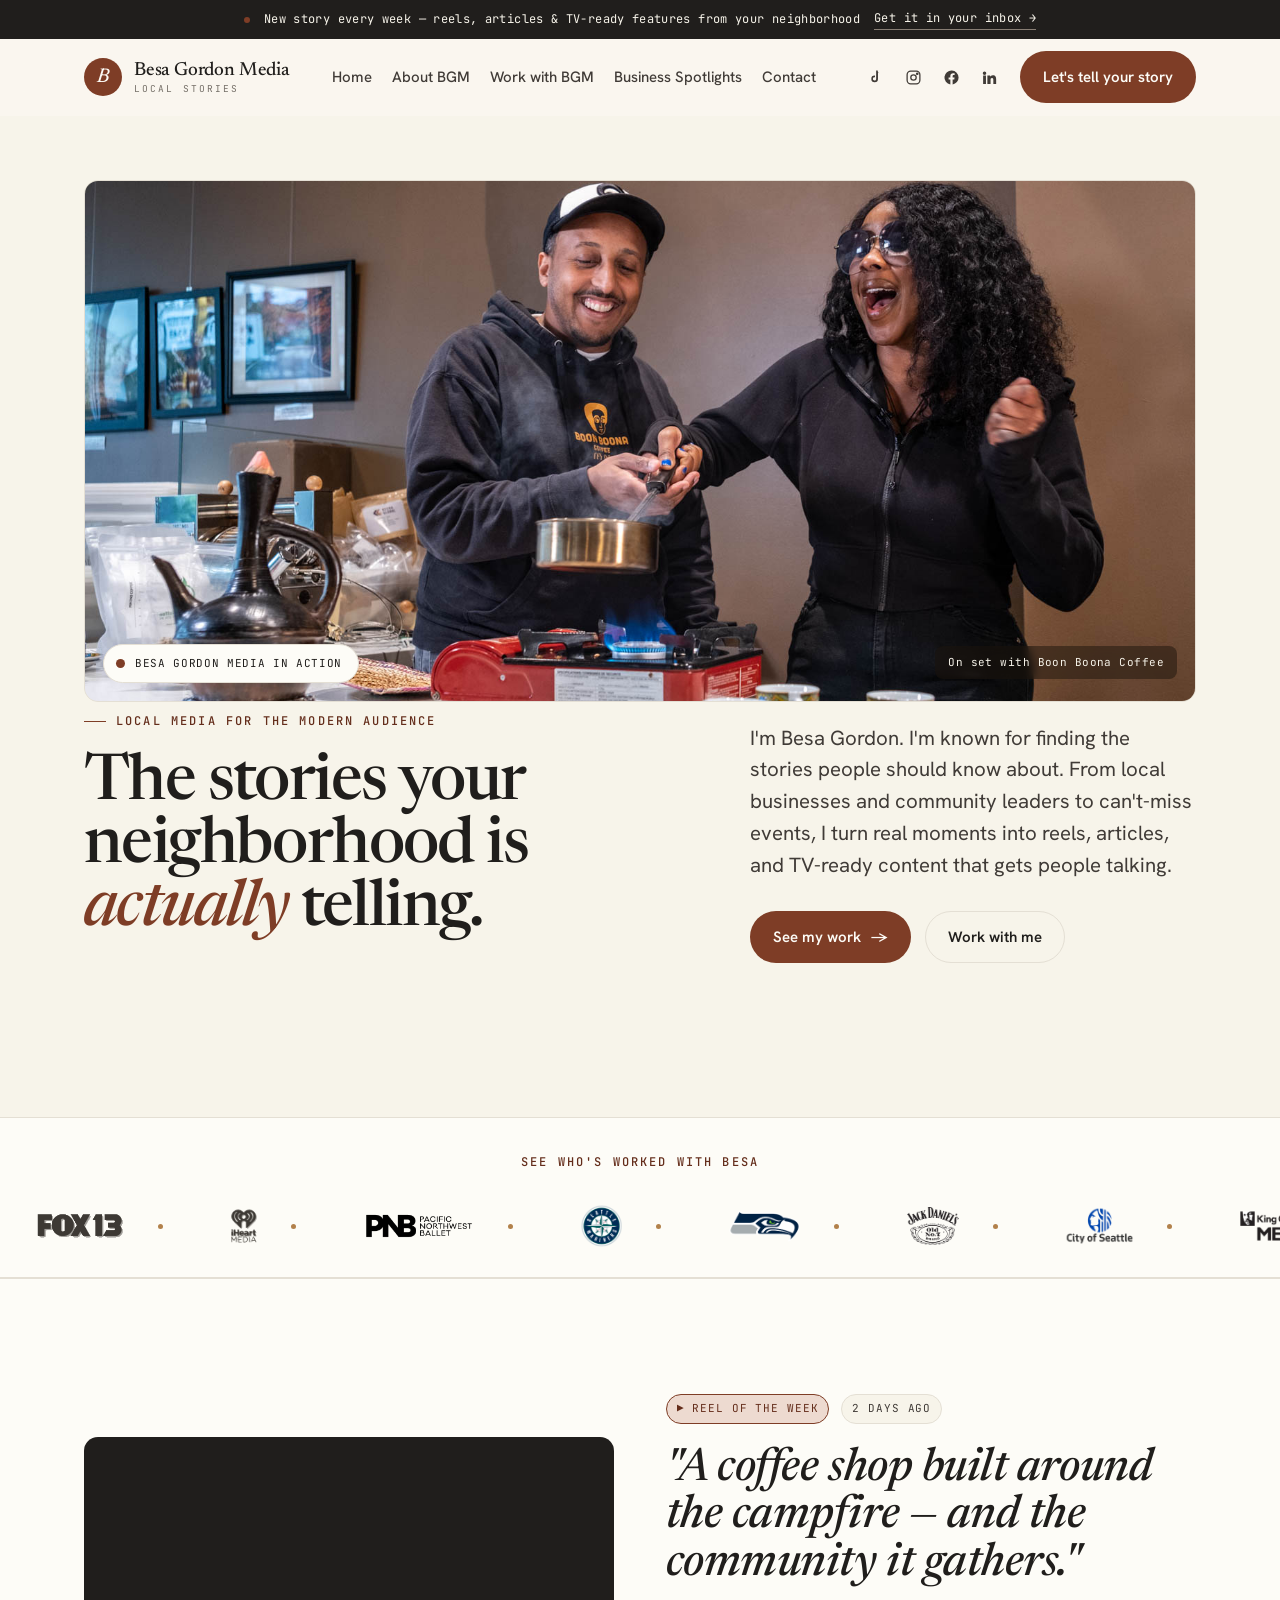
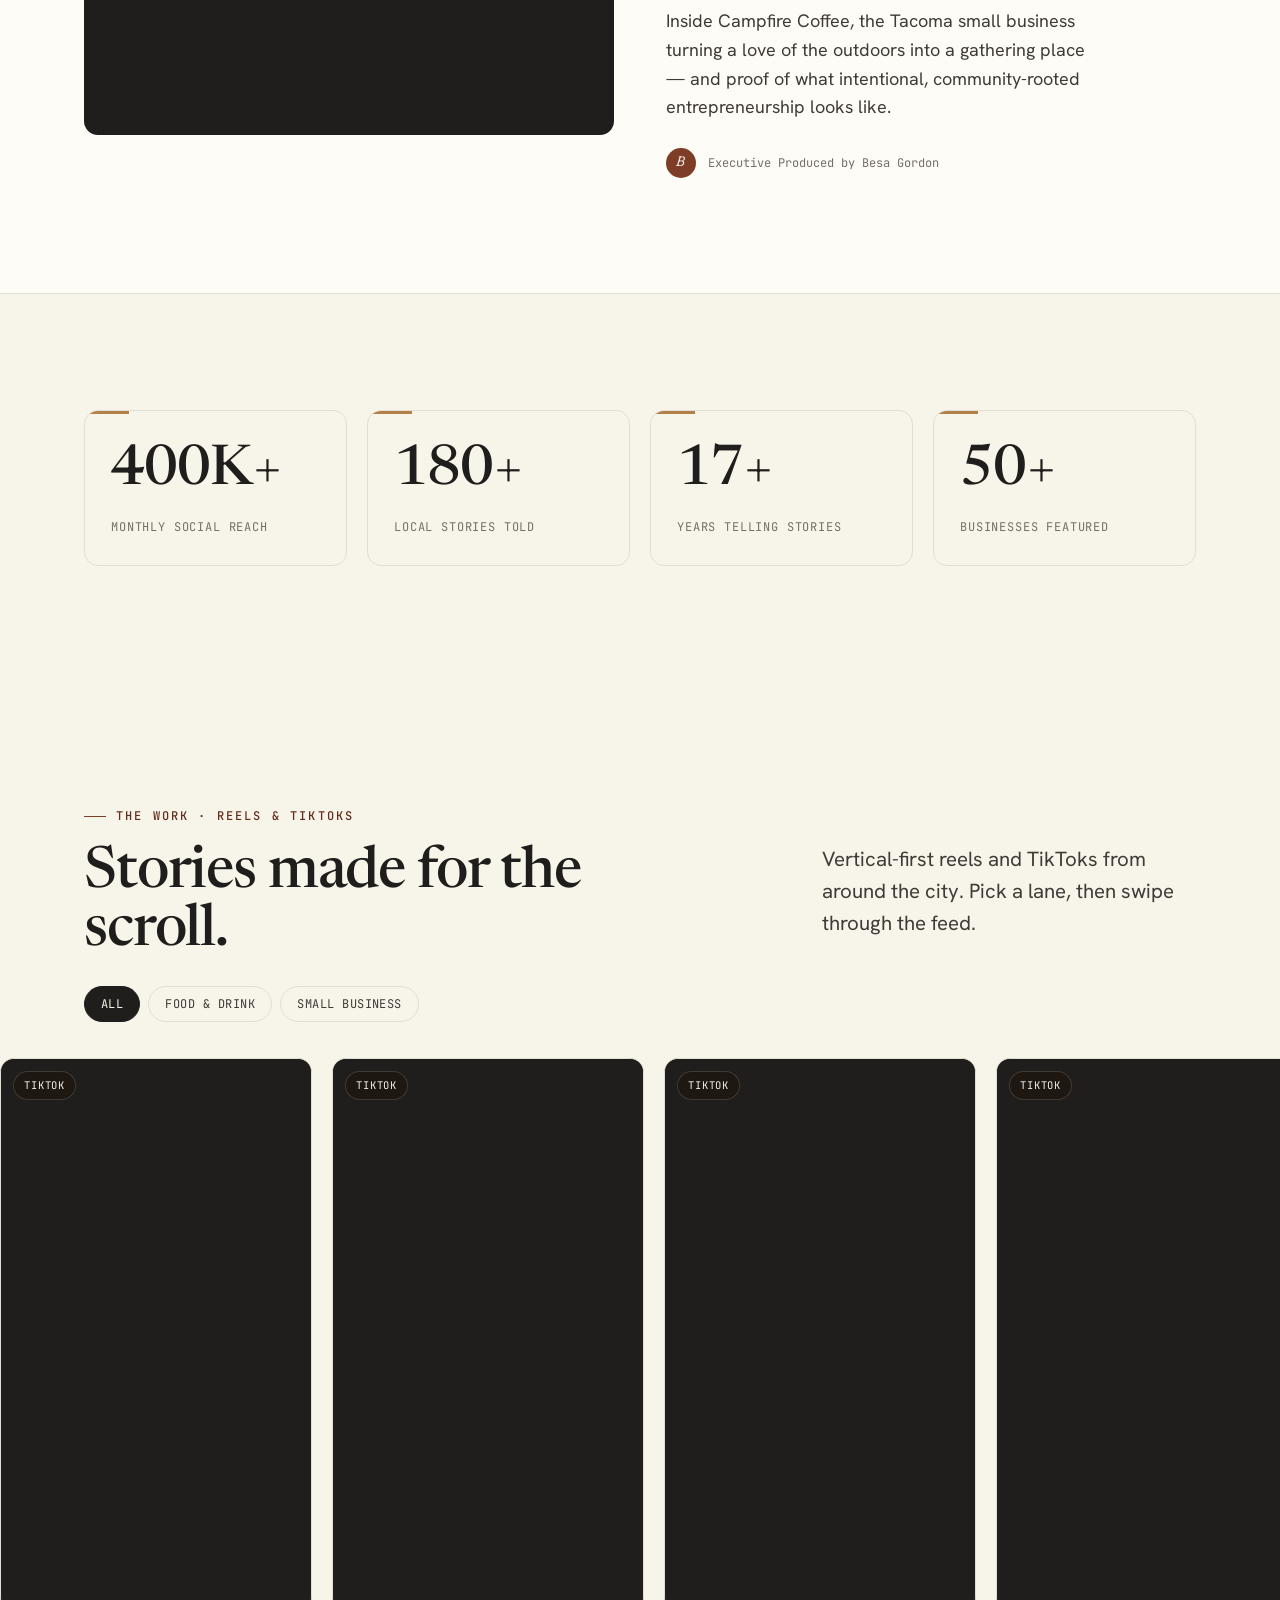
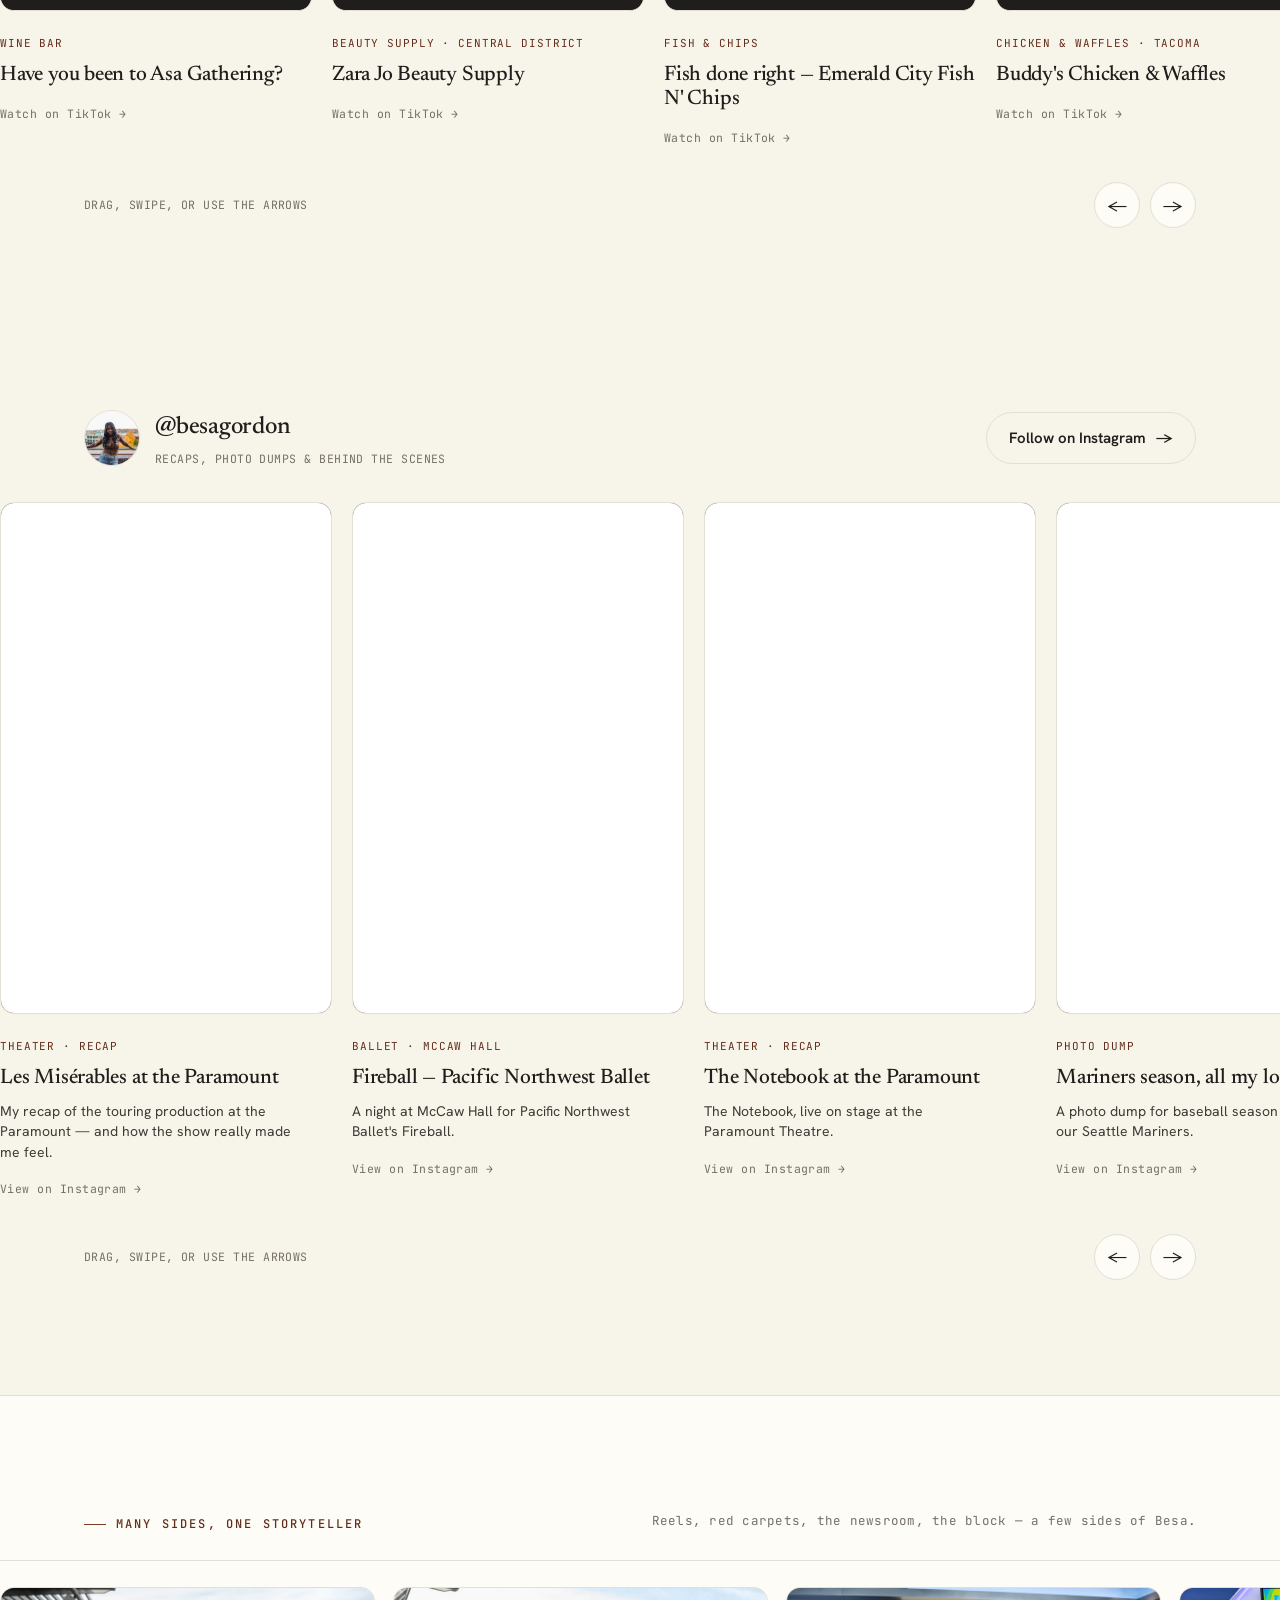
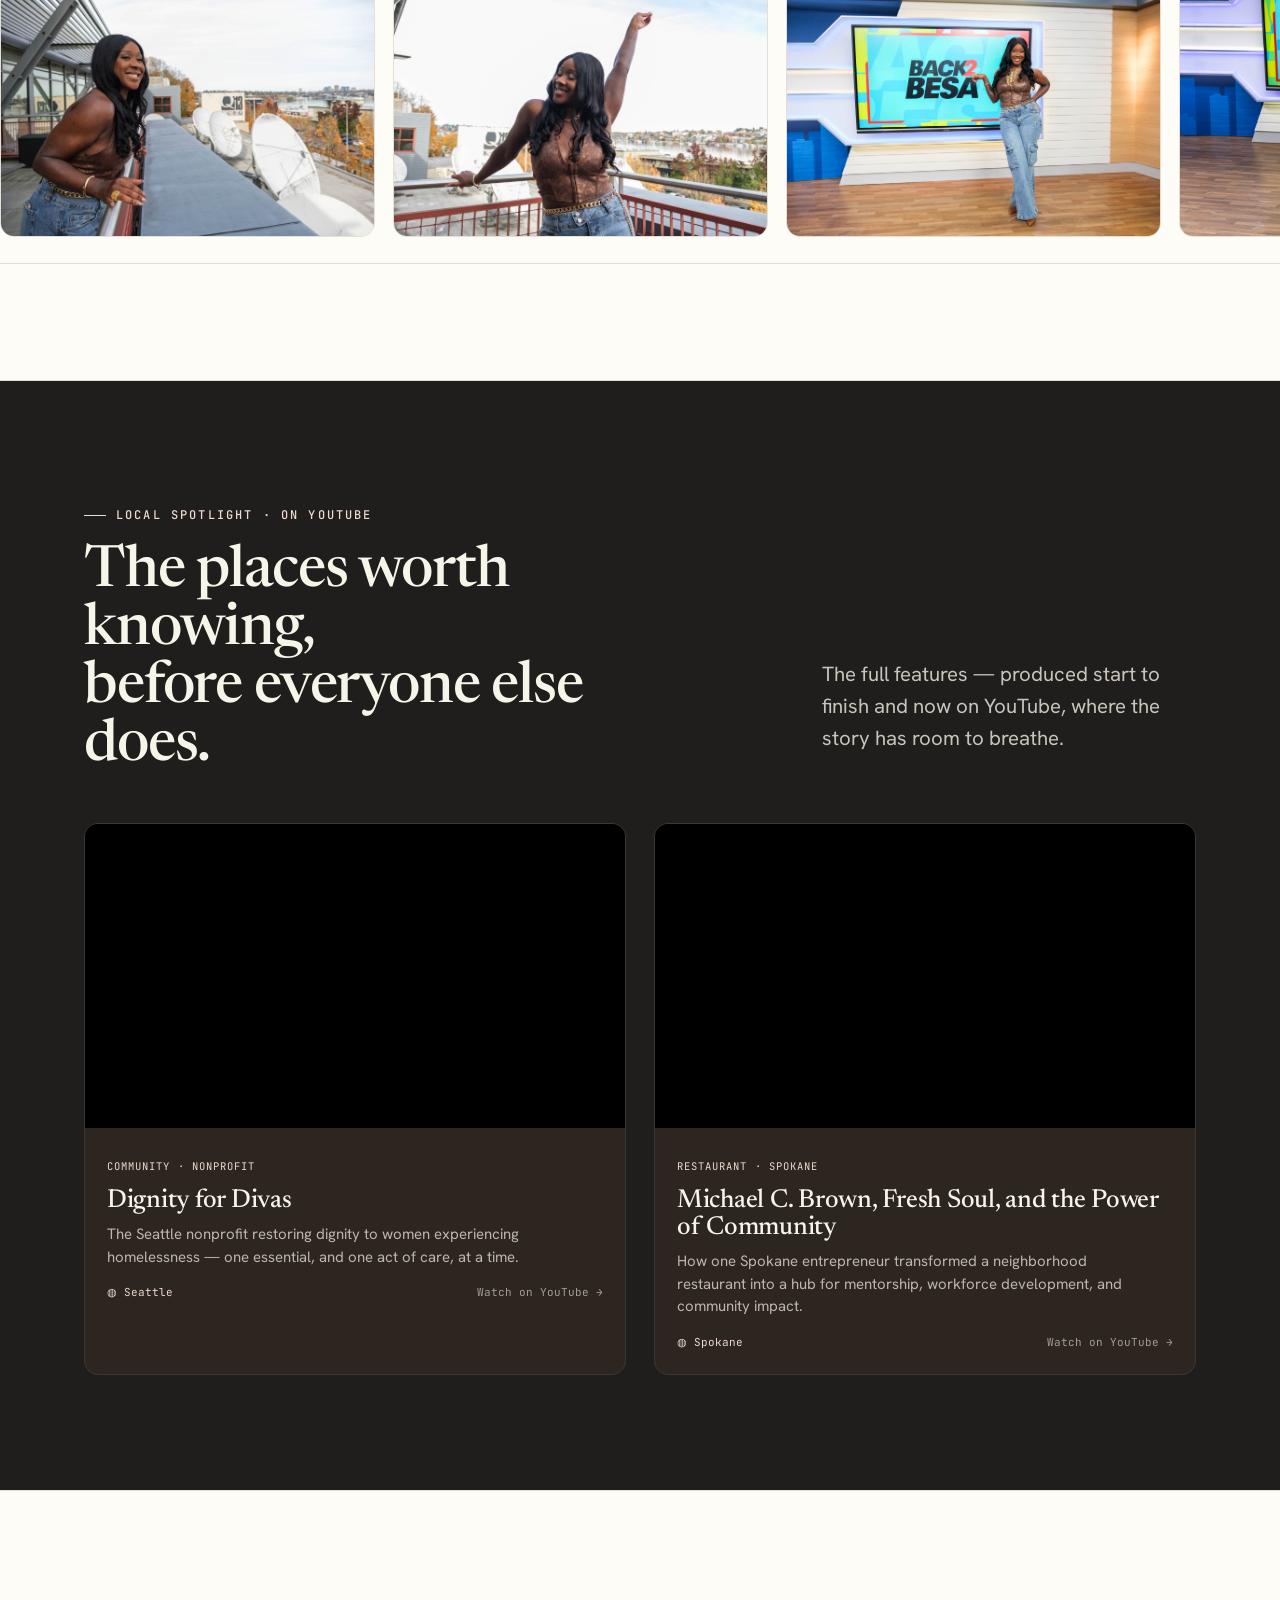
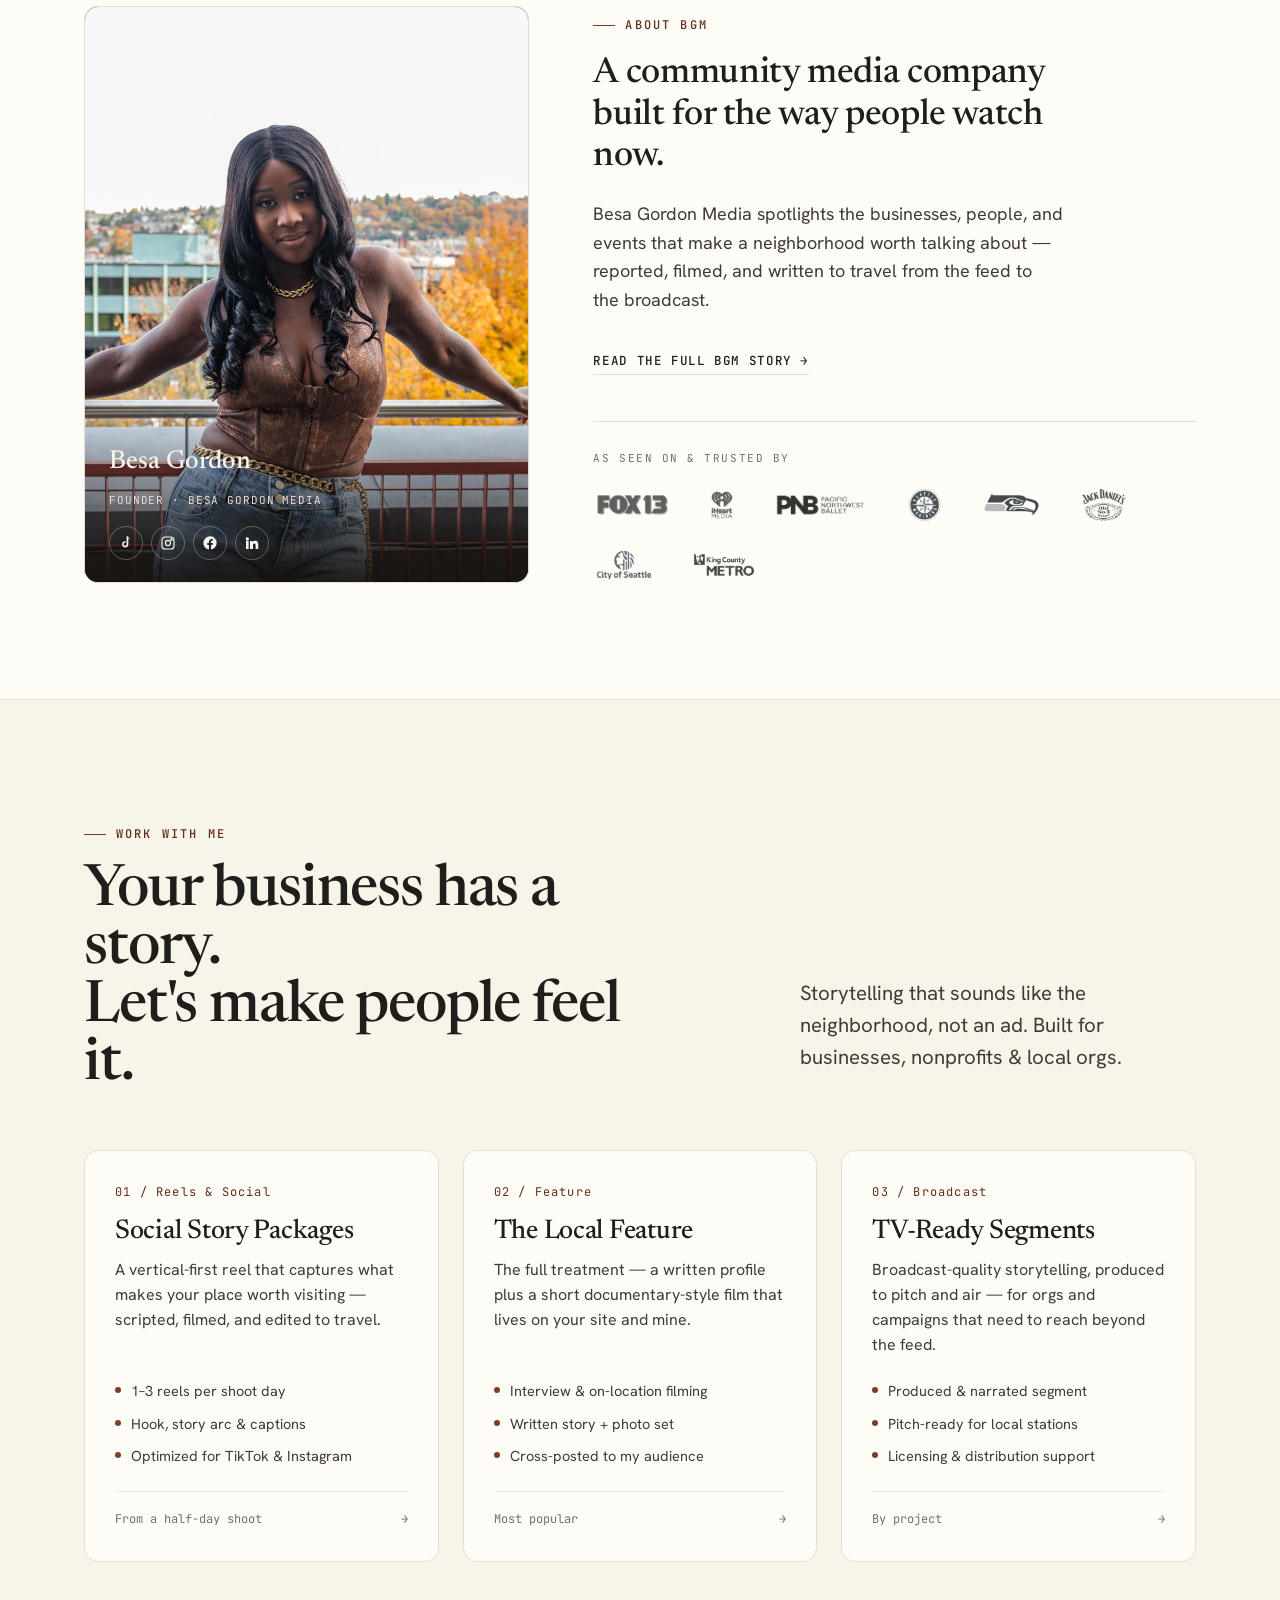
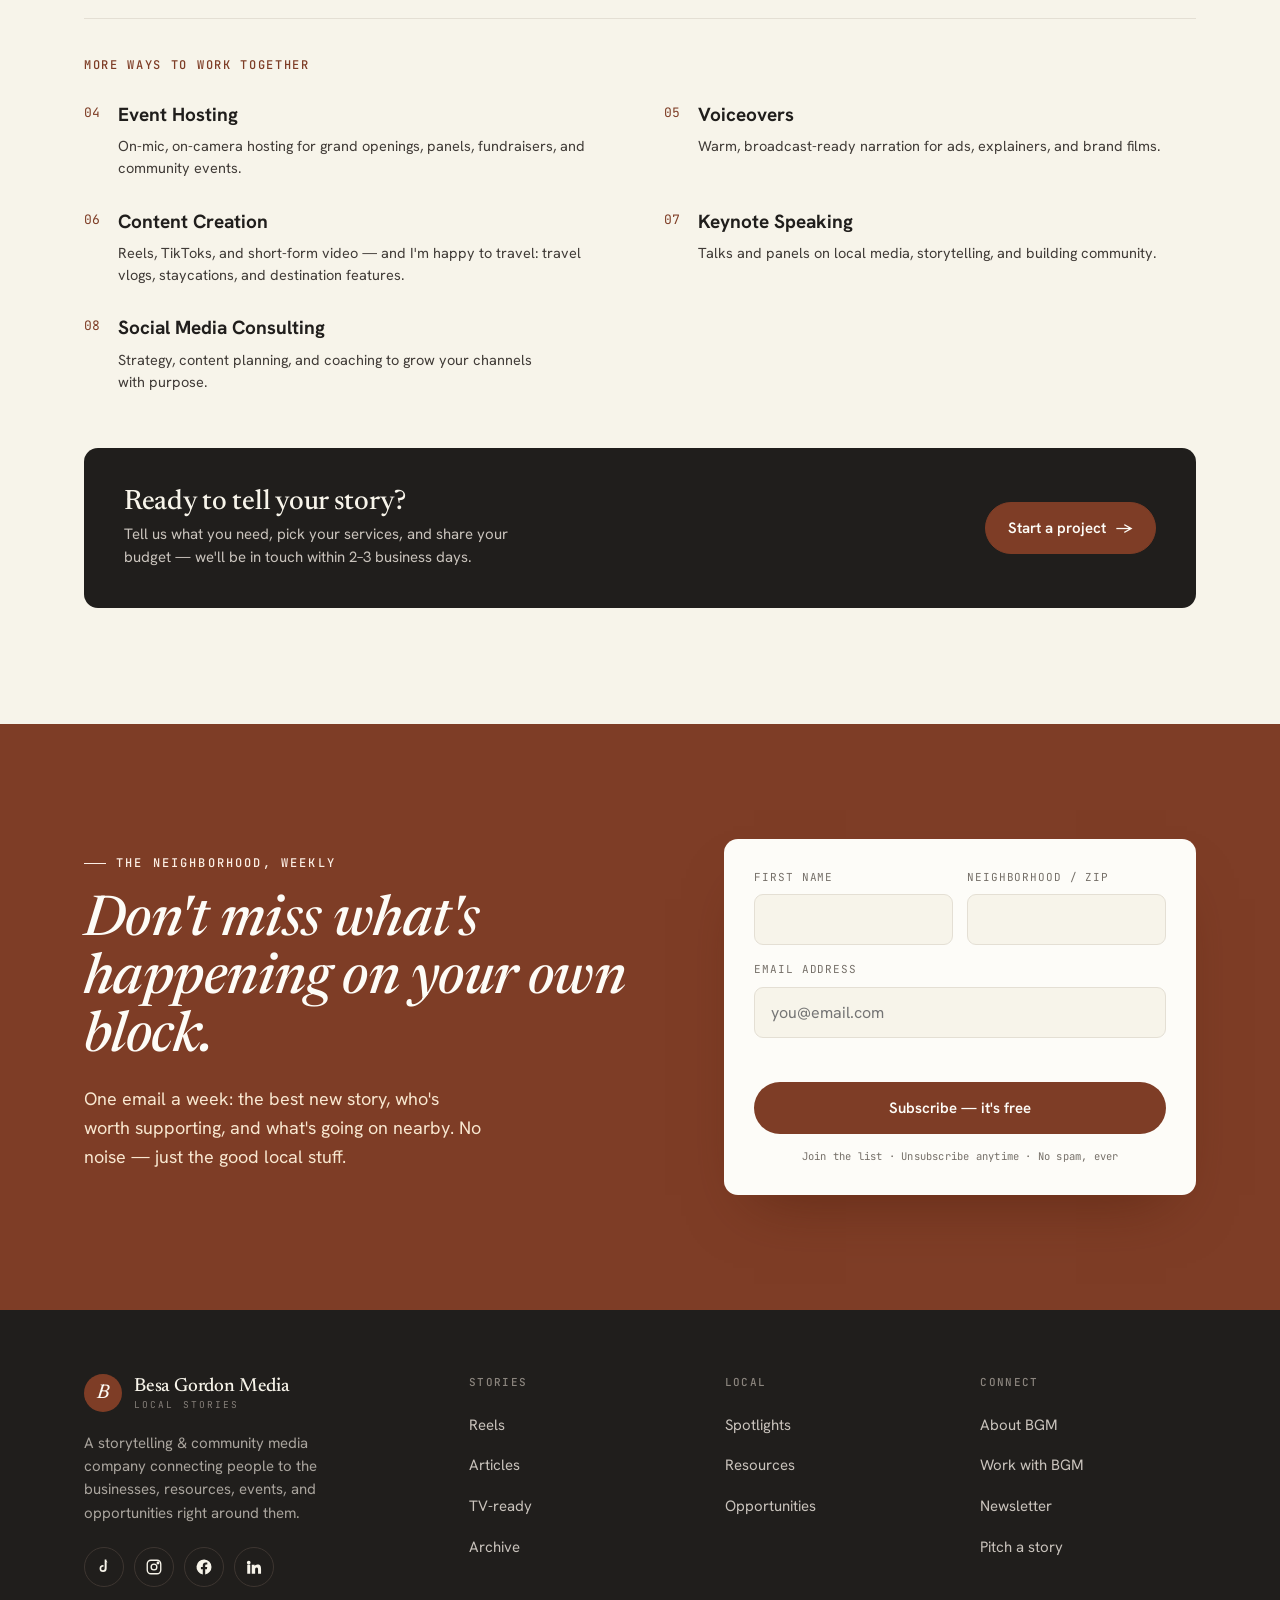
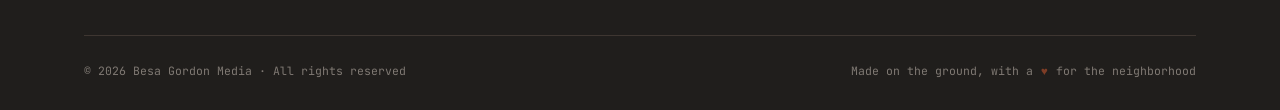
<file: index.html>
<!DOCTYPE html>
<html lang="en">
<head>
<meta charset="UTF-8" />
<meta name="viewport" content="width=device-width, initial-scale=1.0" />
<title>Besa Gordon Media — Local stories for the modern audience</title>
<meta name="description" content="Besa Gordon Media is a storytelling and community media company connecting people to local businesses, resources, events, and opportunities." />

<!-- ===== Social share preview (Open Graph + Twitter) ===== -->
<meta property="og:type" content="website" />
<meta property="og:site_name" content="Besa Gordon Media" />
<meta property="og:title" content="Besa Gordon Media — Local stories for the modern audience" />
<meta property="og:description" content="Reels, articles &amp; TV-ready features spotlighting the businesses, people, and events that make your neighborhood worth talking about." />
<meta property="og:url" content="https://besagordonmedia.com/" />
<meta property="og:image" content="https://besagordonmedia.com/assets/img/og-image.png" />
<meta property="og:image:width" content="1200" />
<meta property="og:image:height" content="630" />
<meta property="og:image:alt" content="Besa Gordon Media — local stories for the modern audience" />
<meta name="twitter:card" content="summary_large_image" />
<meta name="twitter:title" content="Besa Gordon Media — Local stories for the modern audience" />
<meta name="twitter:description" content="Reels, articles &amp; TV-ready features spotlighting the businesses, people, and events that make your neighborhood worth talking about." />
<meta name="twitter:image" content="https://besagordonmedia.com/assets/img/og-image.png" />
  
<link rel="preconnect" href="https://fonts.googleapis.com" />
<link rel="preconnect" href="https://fonts.gstatic.com" crossorigin />
<link href="https://fonts.googleapis.com/css2?family=Newsreader:ital,opsz,wght@0,6..72,400;0,6..72,500;0,6..72,600;1,6..72,400;1,6..72,500&family=Hanken+Grotesk:wght@400;500;600;700&family=JetBrains+Mono:wght@400;500&display=swap" rel="stylesheet" />
<link rel="stylesheet" href="styles.css" />
<script>
  /* Arm the reveal animations only if motion is allowed. Runs before paint so
     there's no flash. If this script never runs, content stays visible. */
  (function () {
    try {
      var reduce = window.matchMedia && window.matchMedia('(prefers-reduced-motion: reduce)').matches;
      if (!reduce) document.documentElement.classList.add('reveals-armed');
    } catch (e) {}
  })();
</script>
</head>
<body>

<!-- ===== Utility bar ===== -->
<div class="utility">
  <div class="wrap">
    <span class="dot"></span>
    <span class="msg">New story every week — reels, articles &amp; TV-ready features from your neighborhood</span>
    <a href="#newsletter">Get it in your inbox →</a>
  </div>
</div>

<!-- ===== Nav ===== -->
<header class="nav" id="nav">
  <div class="wrap">
    <a class="brand" href="#top" aria-label="Besa Gordon Media home">
      <span class="mark">B</span>
      <span class="word">
        <b>Besa Gordon Media</b>
        <span>Local Stories</span>
      </span>
    </a>
    <nav class="nav-links" id="navLinks">
      <a href="#top">Home</a>
      <a href="#about">About BGM</a>
      <a href="Work%20with%20BGM.html">Work with BGM</a>
      <a href="#local">Business Spotlights</a>
      <a href="Contact.html">Contact</a>
    </nav>
    <div class="nav-cta">
      <div class="nav-social" aria-label="Besa Gordon Media on social">
        <a href="https://www.tiktok.com/@besagordon" target="_blank" rel="noopener" aria-label="TikTok"><svg width="17" height="17" viewBox="0 0 24 24" fill="currentColor"><path d="M16.5 5.5a4.6 4.6 0 0 1-1-.1V14a4.7 4.7 0 1 1-4.7-4.7c.2 0 .3 0 .5.1v2.4a2.3 2.3 0 1 0 1.6 2.2V2h2.2a4.6 4.6 0 0 0 4 4.5z"/></svg></a>
        <a href="https://www.instagram.com/besagordon/" target="_blank" rel="noopener" aria-label="Instagram"><svg width="17" height="17" viewBox="0 0 24 24" fill="none" stroke="currentColor" stroke-width="1.8"><rect x="3" y="3" width="18" height="18" rx="5"/><circle cx="12" cy="12" r="3.8"/><circle cx="17.3" cy="6.7" r="1" fill="currentColor"/></svg></a>
        <a href="https://www.facebook.com/ItsBesaGordon" target="_blank" rel="noopener" aria-label="Facebook"><svg width="17" height="17" viewBox="0 0 24 24" fill="currentColor"><path d="M22 12a10 10 0 1 0-11.6 9.9v-7H7.9V12h2.5V9.8c0-2.5 1.5-3.9 3.8-3.9 1.1 0 2.2.2 2.2.2v2.5h-1.2c-1.2 0-1.6.8-1.6 1.6V12h2.7l-.4 2.9h-2.3v7A10 10 0 0 0 22 12z"/></svg></a>
        <a href="https://www.linkedin.com/in/besa-gordon/" target="_blank" rel="noopener" aria-label="LinkedIn"><svg width="17" height="17" viewBox="0 0 24 24" fill="currentColor"><path d="M4.98 3.5a2.5 2.5 0 1 1 0 5 2.5 2.5 0 0 1 0-5zM3 9h4v12H3zM9 9h3.8v1.7h.05c.53-1 1.83-2.05 3.77-2.05 4.03 0 4.78 2.65 4.78 6.1V21h-4v-5.4c0-1.3 0-2.95-1.8-2.95s-2.08 1.4-2.08 2.85V21H9z"/></svg></a>
      </div>
      <a href="Work%20with%20BGM.html" class="btn btn-primary">Let's tell your story</a>
      <button class="nav-toggle" id="navToggle" aria-label="Menu" aria-expanded="false"><span></span></button>
    </div>
  </div>
</header>

<main id="top">

<!-- ===== Hero ===== -->
<section class="hero">
  <div class="wrap">
    <figure class="hero-feature reveal">
      <img src="assets/img/besa-boona.jpg" alt="Besa Gordon laughing with the owner of Boon Boona Coffee during an Ethiopian coffee ceremony on a shoot" />
      <figcaption class="feat-badge"><span class="live"></span>Besa Gordon Media in action</figcaption>
      <span class="feat-caption">On set with Boon Boona Coffee</span>
    </figure>
    <div class="hero-top">
      <div class="hero-head reveal">
        <span class="eyebrow">Local media for the modern audience</span>
        <h1 class="display">The stories your neighborhood is <span class="accent serif-italic">actually</span> telling.</h1>
      </div>
      <div class="hero-aside reveal">
        <p class="lead hero-lead">
          I'm Besa Gordon. I'm known for finding the stories people should know about.
          From local businesses and community leaders to can't-miss events, I turn real
          moments into reels, articles, and TV-ready content that gets people talking.
        </p>
        <div class="hero-actions">
          <a href="#reels" class="btn btn-primary">See my work <span class="btn-arrow">→</span></a>
          <a href="Work%20with%20BGM.html" class="btn btn-ghost">Work with me</a>
        </div>
      </div>
    </div>
  </div>
</section>

<!-- ===== Brand wall (worked with) ===== -->
<div class="marquee-band">
  <div class="logos-label"><span class="eyebrow no-rule">See who's worked with Besa</span></div>
  <div class="marquee" id="marquee" aria-label="Brands and partners Besa has worked with">
    <span class="item"><img src="assets/logos/fox13.png" alt="FOX 13" /></span><span class="item"><img src="assets/logos/iheartmedia.png" alt="iHeartMedia" /></span><span class="item"><img src="assets/logos/pnb.png" alt="Pacific Northwest Ballet" /></span><span class="item emblem"><img src="assets/logos/mariners.png" alt="Seattle Mariners" /></span><span class="item emblem"><img src="assets/logos/seahawks.png" alt="Seattle Seahawks" /></span><span class="item"><img src="assets/logos/jackdaniels.png" alt="Jack Daniel's" /></span><span class="item"><img src="assets/logos/cityofseattle.png" alt="City of Seattle" /></span><span class="item"><img src="assets/logos/kingcountymetro.png" alt="King County Metro" /></span>
    <span class="item"><img src="assets/logos/fox13.png" alt="FOX 13" /></span><span class="item"><img src="assets/logos/iheartmedia.png" alt="iHeartMedia" /></span><span class="item"><img src="assets/logos/pnb.png" alt="Pacific Northwest Ballet" /></span><span class="item emblem"><img src="assets/logos/mariners.png" alt="Seattle Mariners" /></span><span class="item emblem"><img src="assets/logos/seahawks.png" alt="Seattle Seahawks" /></span><span class="item"><img src="assets/logos/jackdaniels.png" alt="Jack Daniel's" /></span><span class="item"><img src="assets/logos/cityofseattle.png" alt="City of Seattle" /></span><span class="item"><img src="assets/logos/kingcountymetro.png" alt="King County Metro" /></span>
  </div>
</div>

<!-- ===== Featured story ===== -->
<section class="featured" id="featured">
  <div class="wrap">
    <div class="featured-grid">
      <div class="featured-media reveal">
        <div class="fb-embed yt-embed">
          <iframe src="https://www.youtube-nocookie.com/embed/8rB6x35BpeU?rel=0" allow="accelerometer; autoplay; clipboard-write; encrypted-media; gyroscope; picture-in-picture; web-share" allowfullscreen="true" frameborder="0" title="Campfire Coffee — Tacoma"></iframe>
        </div>
      </div>
      <div class="featured-copy reveal">
        <div class="kicker">
          <span class="tag reel">▶ Reel of the week</span>
          <span class="tag">2 days ago</span>
        </div>
        <h2 class="serif-italic">"A coffee shop built around the campfire — and the community it gathers."</h2>
        <p>
          Inside Campfire Coffee, the Tacoma small business turning a love of the outdoors
          into a gathering place — and proof of what intentional, community-rooted
          entrepreneurship looks like.
        </p>
        <div class="byline">
          <span class="av">B</span>
          <span>Executive Produced by Besa Gordon</span>
        </div>
      </div>
    </div>
  </div>
</section>

<!-- ===== Stats band ===== -->
<section class="stats-section">
  <div class="wrap">
    <div class="stats-band reveal" style="margin-top:0;">
      <div class="stat-card"><b>400K+</b><span class="lbl">Monthly social reach</span></div>
      <div class="stat-card"><b>180+</b><span class="lbl">Local stories told</span></div>
      <div class="stat-card"><b>17+</b><span class="lbl">Years telling stories</span></div>
      <div class="stat-card"><b>50+</b><span class="lbl">Businesses featured</span></div>
    </div>
  </div>
</section>

<!-- ===== Reels & TikToks (full-bleed scroller) ===== -->
<section class="reels" id="reels">
  <div class="wrap">
    <div class="section-head reveal">
      <div>
        <span class="eyebrow">The work · Reels &amp; TikToks</span>
        <h2 class="h-sec" style="margin-top:18px;">Stories made for the scroll.</h2>
      </div>
      <p class="lead" style="max-width:34ch;">Vertical-first reels and TikToks from around the city. Pick a lane, then swipe through the feed.</p>
    </div>
    <div class="reel-tabs" id="reelTabs" role="tablist">
      <button class="active" data-filter="all">All</button>
      <button data-filter="food">Food &amp; drink</button>
      <button data-filter="biz">Small business</button>
    </div>
  </div>

  <div class="reel-scroller" id="reelScroller">
    <div class="reel-track" id="reelTrack">
      <article class="reel-card reveal" data-cat="food">
        <div class="reel-frame">
          <div class="fb-embed">
            <iframe loading="lazy" src="https://www.tiktok.com/player/v1/7622376137271905566?rel=0&music_info=0&description=0" allow="autoplay; clipboard-write; encrypted-media; picture-in-picture; web-share; fullscreen" allowfullscreen="true" scrolling="no" frameborder="0" title="Have you been to Asa Gathering?"></iframe>
          </div>
          <span class="reel-badge tiktok">TikTok</span>
        </div>
        <div class="reel-meta">
          <span class="reel-cat">Wine bar</span>
          <h3>Have you been to Asa Gathering?</h3>
          <a class="reel-link" href="https://www.tiktok.com/@besagordon/video/7622376137271905566" target="_blank" rel="noopener">Watch on TikTok →</a>
        </div>
      </article>
      <article class="reel-card reveal" data-cat="biz">
        <div class="reel-frame">
          <div class="fb-embed">
            <iframe loading="lazy" src="https://www.tiktok.com/player/v1/7566804488007322911?rel=0&music_info=0&description=0" allow="autoplay; clipboard-write; encrypted-media; picture-in-picture; web-share; fullscreen" allowfullscreen="true" scrolling="no" frameborder="0" title="Zara Jo Beauty Supply"></iframe>
          </div>
          <span class="reel-badge tiktok">TikTok</span>
        </div>
        <div class="reel-meta">
          <span class="reel-cat">Beauty supply · Central District</span>
          <h3>Zara Jo Beauty Supply</h3>
          <a class="reel-link" href="https://www.tiktok.com/@besagordon/video/7566804488007322911" target="_blank" rel="noopener">Watch on TikTok →</a>
        </div>
      </article>
      <article class="reel-card reveal" data-cat="food">
        <div class="reel-frame">
          <div class="fb-embed">
            <iframe loading="lazy" src="https://www.tiktok.com/player/v1/7459806862536461598?rel=0&music_info=0&description=0" allow="autoplay; clipboard-write; encrypted-media; picture-in-picture; web-share; fullscreen" allowfullscreen="true" scrolling="no" frameborder="0" title="Fish done right — Emerald City Fish N' Chips"></iframe>
          </div>
          <span class="reel-badge tiktok">TikTok</span>
        </div>
        <div class="reel-meta">
          <span class="reel-cat">Fish &amp; chips</span>
          <h3>Fish done right — Emerald City Fish N' Chips</h3>
          <a class="reel-link" href="https://www.tiktok.com/@besagordon/video/7459806862536461598" target="_blank" rel="noopener">Watch on TikTok →</a>
        </div>
      </article>
      <article class="reel-card reveal" data-cat="food">
        <div class="reel-frame">
          <div class="fb-embed">
            <iframe loading="lazy" src="https://www.tiktok.com/player/v1/7464670056404815135?rel=0&music_info=0&description=0" allow="autoplay; clipboard-write; encrypted-media; picture-in-picture; web-share; fullscreen" allowfullscreen="true" scrolling="no" frameborder="0" title="Buddy's Chicken &amp; Waffles"></iframe>
          </div>
          <span class="reel-badge tiktok">TikTok</span>
        </div>
        <div class="reel-meta">
          <span class="reel-cat">Chicken &amp; waffles · Tacoma</span>
          <h3>Buddy's Chicken &amp; Waffles</h3>
          <a class="reel-link" href="https://www.tiktok.com/@besagordon/video/7464670056404815135" target="_blank" rel="noopener">Watch on TikTok →</a>
        </div>
      </article>
      <article class="reel-card reveal" data-cat="biz">
        <div class="reel-frame">
          <div class="fb-embed">
            <iframe loading="lazy" src="https://www.tiktok.com/player/v1/7609170031229914398?rel=0&music_info=0&description=0" allow="autoplay; clipboard-write; encrypted-media; picture-in-picture; web-share; fullscreen" allowfullscreen="true" scrolling="no" frameborder="0" title="The Buy Black Card by Intentionalist"></iframe>
          </div>
          <span class="reel-badge tiktok">TikTok</span>
        </div>
        <div class="reel-meta">
          <span class="reel-cat">Buy Black · Intentionalist</span>
          <h3>The Buy Black Card by Intentionalist</h3>
          <a class="reel-link" href="https://www.tiktok.com/@besagordon/video/7609170031229914398" target="_blank" rel="noopener">Watch on TikTok →</a>
        </div>
      </article>
      <article class="reel-card reveal" data-cat="food">
        <div class="reel-frame">
          <div class="fb-embed">
            <iframe loading="lazy" src="https://www.tiktok.com/player/v1/7563356576468323614?rel=0&music_info=0&description=0" allow="autoplay; clipboard-write; encrypted-media; picture-in-picture; web-share; fullscreen" allowfullscreen="true" scrolling="no" frameborder="0" title="Chef Lynn's Golden Juicy Crab Boil"></iframe>
          </div>
          <span class="reel-badge tiktok">TikTok</span>
        </div>
        <div class="reel-meta">
          <span class="reel-cat">Seafood boil</span>
          <h3>Chef Lynn's Golden Juicy Crab Boil</h3>
          <a class="reel-link" href="https://www.tiktok.com/@besagordon/video/7563356576468323614" target="_blank" rel="noopener">Watch on TikTok →</a>
        </div>
      </article>
        </div>
  </div>

  <div class="wrap reel-controls reveal">
    <span class="reel-hint">Drag, swipe, or use the arrows</span>
    <div class="reel-nav">
      <button class="reel-arrow" id="reelPrev" aria-label="Scroll reels left">←</button>
      <button class="reel-arrow" id="reelNext" aria-label="Scroll reels right">→</button>
    </div>
  </div>
</section>

<!-- ===== Instagram photographs ===== -->
<section class="ig-strip" id="instagram">
  <div class="wrap">
    <div class="ig-head reveal">
      <div class="ig-id">
        <span class="ig-avatar"><img src="assets/img/besa-portrait.jpg" alt="Besa Gordon" /></span>
        <div class="ig-id-text">
          <a class="ig-handle" href="https://www.instagram.com/besagordon/" target="_blank" rel="noopener">@besagordon</a>
          <span class="ig-sub">Recaps, photo dumps &amp; behind the scenes</span>
        </div>
      </div>
      <a class="btn btn-ghost" href="https://www.instagram.com/besagordon/" target="_blank" rel="noopener">Follow on Instagram <span class="btn-arrow">→</span></a>
    </div>
  </div>

  <div class="reel-scroller ig-scroller" id="igScroller">
    <div class="reel-track" id="igTrack">
      <article class="reel-card ig-post-card reveal">
        <div class="reel-frame">
          <div class="fb-embed ig-embed">
            <iframe loading="lazy" src="https://www.instagram.com/p/DW4mkNzkiVP/embed/" allow="autoplay; clipboard-write; encrypted-media; picture-in-picture; web-share" allowfullscreen="true" scrolling="no" frameborder="0" title="Les Misérables at the Paramount"></iframe>
          </div>
        </div>
        <div class="reel-meta">
          <span class="reel-cat">Theater · recap</span>
          <h3>Les Misérables at the Paramount</h3>
          <p class="reel-sum">My recap of the touring production at the Paramount — and how the show really made me feel.</p>
          <a class="reel-link" href="https://www.instagram.com/p/DW4mkNzkiVP/" target="_blank" rel="noopener">View on Instagram →</a>
        </div>
      </article>
      <article class="reel-card ig-post-card reveal">
        <div class="reel-frame">
          <div class="fb-embed ig-embed">
            <iframe loading="lazy" src="https://www.instagram.com/p/DV4YR6EkuXA/embed/" allow="autoplay; clipboard-write; encrypted-media; picture-in-picture; web-share" allowfullscreen="true" scrolling="no" frameborder="0" title="Fireball — Pacific Northwest Ballet"></iframe>
          </div>
        </div>
        <div class="reel-meta">
          <span class="reel-cat">Ballet · McCaw Hall</span>
          <h3>Fireball — Pacific Northwest Ballet</h3>
          <p class="reel-sum">A night at McCaw Hall for Pacific Northwest Ballet's Fireball.</p>
          <a class="reel-link" href="https://www.instagram.com/p/DV4YR6EkuXA/" target="_blank" rel="noopener">View on Instagram →</a>
        </div>
      </article>
      <article class="reel-card ig-post-card reveal">
        <div class="reel-frame">
          <div class="fb-embed ig-embed">
            <iframe loading="lazy" src="https://www.instagram.com/p/DVeGVv7j2Re/embed/" allow="autoplay; clipboard-write; encrypted-media; picture-in-picture; web-share" allowfullscreen="true" scrolling="no" frameborder="0" title="The Notebook at the Paramount"></iframe>
          </div>
        </div>
        <div class="reel-meta">
          <span class="reel-cat">Theater · recap</span>
          <h3>The Notebook at the Paramount</h3>
          <p class="reel-sum">The Notebook, live on stage at the Paramount Theatre.</p>
          <a class="reel-link" href="https://www.instagram.com/p/DVeGVv7j2Re/" target="_blank" rel="noopener">View on Instagram →</a>
        </div>
      </article>
      <article class="reel-card ig-post-card reveal">
        <div class="reel-frame">
          <div class="fb-embed ig-embed">
            <iframe loading="lazy" src="https://www.instagram.com/p/DWrwba8Emra/embed/" allow="autoplay; clipboard-write; encrypted-media; picture-in-picture; web-share" allowfullscreen="true" scrolling="no" frameborder="0" title="Mariners season, all my love"></iframe>
          </div>
        </div>
        <div class="reel-meta">
          <span class="reel-cat">Photo dump</span>
          <h3>Mariners season, all my love</h3>
          <p class="reel-sum">A photo dump for baseball season and my love for our Seattle Mariners.</p>
          <a class="reel-link" href="https://www.instagram.com/p/DWrwba8Emra/" target="_blank" rel="noopener">View on Instagram →</a>
        </div>
      </article>
      <article class="reel-card ig-post-card reveal">
        <div class="reel-frame">
          <div class="fb-embed ig-embed">
            <iframe loading="lazy" src="https://www.instagram.com/p/DVR_zblEiUi/embed/" allow="autoplay; clipboard-write; encrypted-media; picture-in-picture; web-share" allowfullscreen="true" scrolling="no" frameborder="0" title="GSBA IMPACT Awards"></iframe>
          </div>
        </div>
        <div class="reel-meta">
          <span class="reel-cat">Hosting</span>
          <h3>GSBA IMPACT Awards</h3>
          <p class="reel-sum">Back on the mic hosting the GSBA IMPACT Awards — four years running.</p>
          <a class="reel-link" href="https://www.instagram.com/p/DVR_zblEiUi/" target="_blank" rel="noopener">View on Instagram →</a>
        </div>
      </article>
      <article class="reel-card ig-post-card reveal">
        <div class="reel-frame">
          <div class="fb-embed ig-embed">
            <iframe loading="lazy" src="https://www.instagram.com/p/DUETUgekm2S/embed/" allow="autoplay; clipboard-write; encrypted-media; picture-in-picture; web-share" allowfullscreen="true" scrolling="no" frameborder="0" title="Youth mental health in Seattle"></iframe>
          </div>
        </div>
        <div class="reel-meta">
          <span class="reel-cat">Community</span>
          <h3>Youth mental health in Seattle</h3>
          <p class="reel-sum">Sitting down with DEEL's Director Dwane Chappelle and Rainier Beach's health clinic on the mental-health support that exists for Seattle youth.</p>
          <a class="reel-link" href="https://www.instagram.com/p/DUETUgekm2S/" target="_blank" rel="noopener">View on Instagram →</a>
        </div>
      </article>
      <article class="reel-card ig-post-card reveal">
        <div class="reel-frame">
          <div class="fb-embed ig-embed">
            <iframe loading="lazy" src="https://www.instagram.com/p/DQ2hoPlkkQc/embed/" allow="autoplay; clipboard-write; encrypted-media; picture-in-picture; web-share" allowfullscreen="true" scrolling="no" frameborder="0" title="Back2Besa at FOX 13 Seattle"></iframe>
          </div>
        </div>
        <div class="reel-meta">
          <span class="reel-cat">Behind the scenes</span>
          <h3>Back2Besa at FOX 13 Seattle</h3>
          <p class="reel-sum">Behind the scenes shooting Back2Besa at FOX 13 Seattle.</p>
          <a class="reel-link" href="https://www.instagram.com/p/DQ2hoPlkkQc/" target="_blank" rel="noopener">View on Instagram →</a>
        </div>
      </article>
      <article class="reel-card ig-post-card reveal">
        <div class="reel-frame">
          <div class="fb-embed ig-embed">
            <iframe loading="lazy" src="https://www.instagram.com/p/C9GiZIqPbVb/embed/" allow="autoplay; clipboard-write; encrypted-media; picture-in-picture; web-share" allowfullscreen="true" scrolling="no" frameborder="0" title="Inside Eighth Generation"></iframe>
          </div>
        </div>
        <div class="reel-meta">
          <span class="reel-cat">Behind the scenes</span>
          <h3>Inside Eighth Generation</h3>
          <p class="reel-sum">Behind the scenes at Eighth Generation — the Snoqualmie-owned downtown brand, and the first Native-owned company to make wool blankets.</p>
          <a class="reel-link" href="https://www.instagram.com/p/C9GiZIqPbVb/" target="_blank" rel="noopener">View on Instagram →</a>
        </div>
      </article>
      <article class="reel-card ig-post-card reveal">
        <div class="reel-frame">
          <div class="fb-embed ig-embed">
            <iframe loading="lazy" src="https://www.instagram.com/p/C0cJtPYp3cU/embed/" allow="autoplay; clipboard-write; encrypted-media; picture-in-picture; web-share" allowfullscreen="true" scrolling="no" frameborder="0" title="Seahawks Pro Shop shoot"></iframe>
          </div>
        </div>
        <div class="reel-meta">
          <span class="reel-cat">Behind the scenes</span>
          <h3>Seahawks Pro Shop shoot</h3>
          <p class="reel-sum">Behind-the-scenes shots from my shoot at the Seahawks Pro Shop.</p>
          <a class="reel-link" href="https://www.instagram.com/p/C0cJtPYp3cU/" target="_blank" rel="noopener">View on Instagram →</a>
        </div>
      </article>
        </div>
  </div>

  <div class="wrap reel-controls reveal">
    <span class="reel-hint">Drag, swipe, or use the arrows</span>
    <div class="reel-nav">
      <button class="reel-arrow" id="igPrev" aria-label="Scroll photos left">←</button>
      <button class="reel-arrow" id="igNext" aria-label="Scroll photos right">→</button>
    </div>
  </div>
</section>

<!-- ===== Proof + vibe ===== -->
<section class="proof" id="proof">
  <div class="wrap">
    <div class="vibe reveal">
      <div class="vibe-head">
        <span class="eyebrow">Many sides, one storyteller</span>
        <p class="vibe-note">Reels, red carpets, the newsroom, the block — a few sides of Besa.</p>
      </div>
      <div class="vibe-marquee">
        <div class="vibe-track">
          <img class="vibe-photo" src="assets/img/vibe-rooftop.jpg" alt="Besa on a Seattle rooftop at a shoot" />
          <img class="vibe-photo" src="assets/img/vibe-dance.jpg" alt="Besa dancing on a balcony" />
          <img class="vibe-photo" src="assets/img/vibe-onset.jpg" alt="Besa on the Back2Besa TV set" />
          <img class="vibe-photo" src="assets/img/vibe-studio.jpg" alt="Besa in the studio" />
          <img class="vibe-photo" src="assets/img/vibe-rooftop2.jpg" alt="Besa overlooking Seattle in autumn" />
          <img class="vibe-photo" src="assets/img/vibe-wall.jpg" alt="Besa in a black dress on location" />
          <img class="vibe-photo" src="assets/img/vibe-redcarpet.jpg" alt="Besa on the MLB All-Star red carpet" />
          <img class="vibe-photo" src="assets/img/vibe-rooftop.jpg" alt="" aria-hidden="true" />
          <img class="vibe-photo" src="assets/img/vibe-dance.jpg" alt="" aria-hidden="true" />
          <img class="vibe-photo" src="assets/img/vibe-onset.jpg" alt="" aria-hidden="true" />
          <img class="vibe-photo" src="assets/img/vibe-studio.jpg" alt="" aria-hidden="true" />
          <img class="vibe-photo" src="assets/img/vibe-rooftop2.jpg" alt="" aria-hidden="true" />
          <img class="vibe-photo" src="assets/img/vibe-wall.jpg" alt="" aria-hidden="true" />
          <img class="vibe-photo" src="assets/img/vibe-redcarpet.jpg" alt="" aria-hidden="true" />
        </div>
      </div>
    </div>
  </div>
</section>

<!-- ===== Local spotlight — on YouTube ===== -->
<section class="spotlight" id="local">
  <div class="wrap">
    <div class="section-head reveal">
      <div>
        <span class="eyebrow">Local spotlight · on YouTube</span>
        <h2 class="h-sec" style="margin-top:18px;">The places worth knowing,<br />before everyone else does.</h2>
      </div>
      <p class="lead" style="max-width:34ch;">The full features — produced start to finish and now on YouTube, where the story has room to breathe.</p>
    </div>
    <div class="spot-grid yt">
      <article class="spot reveal">
        <div class="fb-embed yt-embed spot-yt">
          <iframe loading="lazy" src="https://www.youtube-nocookie.com/embed/bJx9NuoYcOI?rel=0" allow="accelerometer; clipboard-write; encrypted-media; gyroscope; picture-in-picture; web-share" allowfullscreen="true" frameborder="0" title="Dignity for Divas"></iframe>
        </div>
        <div class="spot-body">
          <span class="cat">Community · nonprofit</span>
          <h3>Dignity for Divas</h3>
          <p>The Seattle nonprofit restoring dignity to women experiencing homelessness — one essential, and one act of care, at a time.</p>
          <div class="spot-foot"><span class="pin">◍ Seattle</span><a href="https://www.youtube.com/watch?v=bJx9NuoYcOI" target="_blank" rel="noopener">Watch on YouTube →</a></div>
        </div>
      </article>
      <article class="spot reveal">
        <div class="fb-embed yt-embed spot-yt">
          <iframe loading="lazy" src="https://www.youtube-nocookie.com/embed/624Ns_yOff4?rel=0" allow="accelerometer; clipboard-write; encrypted-media; gyroscope; picture-in-picture; web-share" allowfullscreen="true" frameborder="0" title="Fresh Soul — Spokane"></iframe>
        </div>
        <div class="spot-body">
          <span class="cat">Restaurant · Spokane</span>
          <h3>Michael C. Brown, Fresh Soul, and the Power of Community</h3>
          <p>How one Spokane entrepreneur transformed a neighborhood restaurant into a hub for mentorship, workforce development, and community impact.</p>
          <div class="spot-foot"><span class="pin">◍ Spokane</span><a href="https://www.youtube.com/watch?v=624Ns_yOff4" target="_blank" rel="noopener">Watch on YouTube →</a></div>
        </div>
      </article>
    </div>
  </div>
</section>

<!-- ===== About BGM ===== -->
<section class="about about-c" id="about">
  <div class="wrap">
    <div class="c-grid">
      <div class="c-card reveal">
        <img src="assets/img/besa-portrait.jpg" alt="Besa Gordon, founder of Besa Gordon Media" />
        <div class="c-plate">
          <b>Besa Gordon</b>
          <span>Founder · Besa Gordon Media</span>
          <div class="c-social">
            <a href="https://www.tiktok.com/@besagordon" target="_blank" rel="noopener" aria-label="TikTok"><svg width="16" height="16" viewBox="0 0 24 24" fill="currentColor"><path d="M16.5 5.5a4.6 4.6 0 0 1-1-.1V14a4.7 4.7 0 1 1-4.7-4.7c.2 0 .3 0 .5.1v2.4a2.3 2.3 0 1 0 1.6 2.2V2h2.2a4.6 4.6 0 0 0 4 4.5z"/></svg></a>
            <a href="https://www.instagram.com/besagordon/" target="_blank" rel="noopener" aria-label="Instagram"><svg width="16" height="16" viewBox="0 0 24 24" fill="none" stroke="currentColor" stroke-width="1.8"><rect x="3" y="3" width="18" height="18" rx="5"/><circle cx="12" cy="12" r="3.8"/><circle cx="17.3" cy="6.7" r="1" fill="currentColor"/></svg></a>
            <a href="https://www.facebook.com/ItsBesaGordon" target="_blank" rel="noopener" aria-label="Facebook"><svg width="16" height="16" viewBox="0 0 24 24" fill="currentColor"><path d="M22 12a10 10 0 1 0-11.6 9.9v-7H7.9V12h2.5V9.8c0-2.5 1.5-3.9 3.8-3.9 1.1 0 2.2.2 2.2.2v2.5h-1.2c-1.2 0-1.6.8-1.6 1.6V12h2.7l-.4 2.9h-2.3v7A10 10 0 0 0 22 12z"/></svg></a>
            <a href="https://www.linkedin.com/in/besa-gordon/" target="_blank" rel="noopener" aria-label="LinkedIn"><svg width="16" height="16" viewBox="0 0 24 24" fill="currentColor"><path d="M4.98 3.5a2.5 2.5 0 1 1 0 5 2.5 2.5 0 0 1 0-5zM3 9h4v12H3zM9 9h3.8v1.7h.05c.53-1 1.83-2.05 3.77-2.05 4.03 0 4.78 2.65 4.78 6.1V21h-4v-5.4c0-1.3 0-2.95-1.8-2.95s-2.08 1.4-2.08 2.85V21H9z"/></svg></a>
          </div>
        </div>
      </div>
      <div class="c-body reveal">
        <span class="eyebrow">About BGM</span>
        <h2 class="mission">A community media company built for the way people watch now.</h2>
        <p>
          Besa Gordon Media spotlights the businesses, people, and events that make a
          neighborhood worth talking about — reported, filmed, and written to travel from
          the feed to the broadcast.
        </p>
        <a href="About%20BGM.html" class="link-arrow c-readmore">Read the full BGM story →</a>
        <div class="press">
          <p class="press-label">As seen on &amp; trusted by</p>
          <div class="press-row">
            <img src="assets/logos/fox13.png" alt="FOX 13" />
            <img src="assets/logos/iheartmedia.png" alt="iHeartMedia" />
            <img src="assets/logos/pnb.png" alt="Pacific Northwest Ballet" />
            <img src="assets/logos/mariners.png" alt="Seattle Mariners" />
            <img src="assets/logos/seahawks.png" alt="Seattle Seahawks" />
            <img src="assets/logos/jackdaniels.png" alt="Jack Daniel's" />
            <img src="assets/logos/cityofseattle.png" alt="City of Seattle" />
            <img src="assets/logos/kingcountymetro.png" alt="King County Metro" />
          </div>
        </div>
      </div>
    </div>
  </div>
</section>

<!-- ===== Work with me ===== -->
<section class="work" id="work">
  <div class="wrap">
    <div class="section-head reveal">
      <div>
        <span class="eyebrow">Work with me</span>
        <h2 class="h-sec" style="margin-top:18px;">Your business has a story.<br />Let's make people feel it.</h2>
      </div>
      <p class="lead" style="max-width:36ch;">Storytelling that sounds like the neighborhood, not an ad. Built for businesses, nonprofits &amp; local orgs.</p>
    </div>
    <div class="svc-grid">
      <article class="svc reveal">
        <span class="num">01 / Reels &amp; Social</span>
        <h3>Social Story Packages</h3>
        <p>A vertical-first reel that captures what makes your place worth visiting — scripted, filmed, and edited to travel.</p>
        <ul>
          <li>1–3 reels per shoot day</li>
          <li>Hook, story arc &amp; captions</li>
          <li>Optimized for TikTok &amp; Instagram</li>
        </ul>
        <div class="svc-foot"><span>From a half-day shoot</span><span>→</span></div>
      </article>
      <article class="svc reveal">
        <span class="num">02 / Feature</span>
        <h3>The Local Feature</h3>
        <p>The full treatment — a written profile plus a short documentary-style film that lives on your site and mine.</p>
        <ul>
          <li>Interview &amp; on-location filming</li>
          <li>Written story + photo set</li>
          <li>Cross-posted to my audience</li>
        </ul>
        <div class="svc-foot"><span>Most popular</span><span>→</span></div>
      </article>
      <article class="svc reveal">
        <span class="num">03 / Broadcast</span>
        <h3>TV-Ready Segments</h3>
        <p>Broadcast-quality storytelling, produced to pitch and air — for orgs and campaigns that need to reach beyond the feed.</p>
        <ul>
          <li>Produced &amp; narrated segment</li>
          <li>Pitch-ready for local stations</li>
          <li>Licensing &amp; distribution support</li>
        </ul>
        <div class="svc-foot"><span>By project</span><span>→</span></div>
      </article>
    </div>
    <div class="svc-more reveal">
      <h3 class="svc-more-title">More ways to work together</h3>
      <ul class="svc-list">
        <li>
          <span class="svc-list-num">04</span>
          <div>
            <b>Event Hosting</b>
            <p>On-mic, on-camera hosting for grand openings, panels, fundraisers, and community events.</p>
          </div>
        </li>
        <li>
          <span class="svc-list-num">05</span>
          <div>
            <b>Voiceovers</b>
            <p>Warm, broadcast-ready narration for ads, explainers, and brand films.</p>
          </div>
        </li>
        <li>
          <span class="svc-list-num">06</span>
          <div>
            <b>Content Creation</b>
            <p>Reels, TikToks, and short-form video — and I'm happy to travel: travel vlogs, staycations, and destination features.</p>
          </div>
        </li>
        <li>
          <span class="svc-list-num">07</span>
          <div>
            <b>Keynote Speaking</b>
            <p>Talks and panels on local media, storytelling, and building community.</p>
          </div>
        </li>
        <li>
          <span class="svc-list-num">08</span>
          <div>
            <b>Social Media Consulting</b>
            <p>Strategy, content planning, and coaching to grow your channels with purpose.</p>
          </div>
        </li>
      </ul>
    </div>
    <div class="work-cta reveal">
      <div>
        <h3>Ready to tell your story?</h3>
        <p>Tell us what you need, pick your services, and share your budget — we'll be in touch within 2–3 business days.</p>
      </div>
      <a href="Work%20with%20BGM.html" class="btn btn-primary">Start a project <span class="btn-arrow">→</span></a>
    </div>
  </div>
</section>

<!-- ===== Newsletter ===== -->
<section class="cta" id="newsletter">
  <div class="wrap">
    <div class="cta-card">
      <div class="reveal">
        <span class="eyebrow">The neighborhood, weekly</span>
        <h2 class="serif-italic">Don't miss what's happening on your own block.</h2>
        <p>One email a week: the best new story, who's worth supporting, and what's going on nearby. No noise — just the good local stuff.</p>
      </div>
      <form class="signup reveal" id="signupForm" novalidate>
        <div class="form-fields" id="formFields">
          <div class="row">
            <div class="field">
              <label for="fname">First name</label>
              <input type="text" id="fname" name="fname" placeholder="" autocomplete="given-name" />
            </div>
            <div class="field">
              <label for="zip">Neighborhood / ZIP</label>
              <input type="text" id="zip" name="zip" placeholder="" autocomplete="postal-code" />
            </div>
          </div>
          <div class="field">
            <label for="email">Email address</label>
            <input type="email" id="email" name="email" placeholder="you@email.com" autocomplete="email" />
            <div class="err" id="emailErr"></div>
          </div>
          <button type="submit" class="btn btn-primary">Subscribe — it's free</button>
          <div class="fineprint">Join the list · Unsubscribe anytime · No spam, ever</div>
        </div>
      </form>
    </div>
  </div>
</section>

</main>

<!-- ===== Footer ===== -->
<footer class="foot" id="contact">
  <div class="wrap">
    <div class="foot-top">
      <div>
        <a class="brand" href="#top">
          <span class="mark">B</span>
          <span class="word"><b>Besa Gordon Media</b><span>Local Stories</span></span>
        </a>
        <p class="foot-blurb">A storytelling &amp; community media company connecting people to the businesses, resources, events, and opportunities right around them.</p>
        <div class="foot-social">
          <a href="https://www.tiktok.com/@besagordon" target="_blank" rel="noopener" aria-label="TikTok"><svg width="18" height="18" viewBox="0 0 24 24" fill="currentColor"><path d="M16.5 5.5a4.6 4.6 0 0 1-1-.1V14a4.7 4.7 0 1 1-4.7-4.7c.2 0 .3 0 .5.1v2.4a2.3 2.3 0 1 0 1.6 2.2V2h2.2a4.6 4.6 0 0 0 4 4.5z"/></svg></a>
          <a href="https://www.instagram.com/besagordon/" target="_blank" rel="noopener" aria-label="Instagram"><svg width="18" height="18" viewBox="0 0 24 24" fill="none" stroke="currentColor" stroke-width="1.8"><rect x="3" y="3" width="18" height="18" rx="5"/><circle cx="12" cy="12" r="3.8"/><circle cx="17.3" cy="6.7" r="1" fill="currentColor"/></svg></a>
          <a href="https://www.facebook.com/ItsBesaGordon" target="_blank" rel="noopener" aria-label="Facebook"><svg width="18" height="18" viewBox="0 0 24 24" fill="currentColor"><path d="M22 12a10 10 0 1 0-11.6 9.9v-7H7.9V12h2.5V9.8c0-2.5 1.5-3.9 3.8-3.9 1.1 0 2.2.2 2.2.2v2.5h-1.2c-1.2 0-1.6.8-1.6 1.6V12h2.7l-.4 2.9h-2.3v7A10 10 0 0 0 22 12z"/></svg></a>
          <a href="https://www.linkedin.com/in/besa-gordon/" target="_blank" rel="noopener" aria-label="LinkedIn"><svg width="18" height="18" viewBox="0 0 24 24" fill="currentColor"><path d="M4.98 3.5a2.5 2.5 0 1 1 0 5 2.5 2.5 0 0 1 0-5zM3 9h4v12H3zM9 9h3.8v1.7h.05c.53-1 1.83-2.05 3.77-2.05 4.03 0 4.78 2.65 4.78 6.1V21h-4v-5.4c0-1.3 0-2.95-1.8-2.95s-2.08 1.4-2.08 2.85V21H9z"/></svg></a>
        </div>
      </div>
      <div class="foot-col">
        <h4>Stories</h4>
        <ul>
          <li><a href="#reels">Reels</a></li>
          <li><a href="#reels">Articles</a></li>
          <li><a href="#reels">TV-ready</a></li>
          <li><a href="#reels">Archive</a></li>
        </ul>
      </div>
      <div class="foot-col">
        <h4>Local</h4>
        <ul>
          <li><a href="#local">Spotlights</a></li>
          <li><a href="#local">Resources</a></li>
          <li><a href="Work%20with%20BGM.html">Opportunities</a></li>
        </ul>
      </div>
      <div class="foot-col">
        <h4>Connect</h4>
        <ul>
          <li><a href="About%20BGM.html">About BGM</a></li>
          <li><a href="Work%20with%20BGM.html">Work with BGM</a></li>
          <li><a href="#newsletter">Newsletter</a></li>
          <li><a href="Contact.html">Pitch a story</a></li>
        </ul>
      </div>
    </div>
    <div class="foot-bottom">
      <span>© 2026 Besa Gordon Media · All rights reserved</span>
      <span class="made">Made on the ground, with a <span class="heart">♥</span> for the neighborhood</span>
    </div>
  </div>
</footer>

<script>
(function(){
  function initScroller(scroller, prev, next){
    if(!scroller) return;
    var track = scroller.querySelector('.reel-track');
    function step(){ var c = track && track.querySelector('.reel-card:not(.reel-hide)'); return (c ? c.getBoundingClientRect().width + 20 : 340) * 1.15; }
    function nudge(dir){
      scroller.style.scrollSnapType = 'none';
      scroller.scrollBy({left: dir*step(), behavior:'smooth'});
      clearTimeout(scroller._snapT);
      scroller._snapT = setTimeout(function(){ scroller.style.scrollSnapType = ''; }, 550);
    }
    if(prev) prev.addEventListener('click', function(){ nudge(-1); });
    if(next) next.addEventListener('click', function(){ nudge(1); });
    var down=false, sx=0, sl=0, moved=false;
    scroller.addEventListener('pointerdown', function(e){ if(e.target.closest('iframe')) return; down=true; moved=false; sx=e.clientX; sl=scroller.scrollLeft; scroller.classList.add('dragging'); });
    window.addEventListener('pointermove', function(e){ if(!down) return; if(Math.abs(e.clientX-sx)>3) moved=true; scroller.scrollLeft = sl-(e.clientX-sx); });
    window.addEventListener('pointerup', function(){ down=false; scroller.classList.remove('dragging'); });
    scroller.addEventListener('click', function(e){ if(moved) e.preventDefault(); }, true);
  }
  var reelScroller = document.getElementById('reelScroller');
  initScroller(reelScroller, document.getElementById('reelPrev'), document.getElementById('reelNext'));
  initScroller(document.getElementById('igScroller'), document.getElementById('igPrev'), document.getElementById('igNext'));

  var tabs = document.getElementById('reelTabs');
  var track = document.getElementById('reelTrack');
  if (tabs && track){
    tabs.addEventListener('click', function(e){
      var btn = e.target.closest('button'); if(!btn) return;
      var f = btn.getAttribute('data-filter');
      tabs.querySelectorAll('button').forEach(function(b){ b.classList.remove('active'); });
      btn.classList.add('active');
      track.querySelectorAll('.reel-card').forEach(function(c){ c.classList.toggle('reel-hide', !(f==='all' || c.getAttribute('data-cat')===f)); });
      if (reelScroller) reelScroller.scrollTo({left:0, behavior:'smooth'});
    });
  }
})();
</script>
<script src="image-slot.js"></script>
<script>
/* Besa Gordon Media — homepage interactions */
(function () {
  'use strict';

  /* ---- Nav: scrolled state + mobile toggle ---- */
  var nav = document.getElementById('nav');
  var navToggle = document.getElementById('navToggle');

  function onScroll() {
    if (window.scrollY > 12) nav.classList.add('scrolled');
    else nav.classList.remove('scrolled');
  }
  window.addEventListener('scroll', onScroll, { passive: true });
  onScroll();

  if (navToggle) {
    navToggle.addEventListener('click', function () {
      var open = nav.classList.toggle('open');
      navToggle.setAttribute('aria-expanded', open ? 'true' : 'false');
    });
    document.querySelectorAll('#navLinks a').forEach(function (a) {
      a.addEventListener('click', function () {
        nav.classList.remove('open');
        navToggle.setAttribute('aria-expanded', 'false');
      });
    });
  }

  /* ---- Story filter tabs ---- */
  var filters = document.getElementById('filters');
  var cards = Array.prototype.slice.call(document.querySelectorAll('#storyGrid .card'));
  if (filters) {
    filters.addEventListener('click', function (e) {
      var btn = e.target.closest('button');
      if (!btn) return;
      var type = btn.getAttribute('data-filter');
      filters.querySelectorAll('button').forEach(function (b) { b.classList.remove('active'); });
      btn.classList.add('active');
      cards.forEach(function (card) {
        var match = type === 'all' || card.getAttribute('data-type') === type;
        card.classList.toggle('hide', !match);
      });
    });
  }

  /* ---- Scroll reveal (with self-healing fallback) ---- */
  var revealEls = document.querySelectorAll('.reveal');
  function showAll() { revealEls.forEach(function (el) { el.classList.add('in'); }); }
  if (document.documentElement.classList.contains('reveals-armed') && 'IntersectionObserver' in window) {
    var io = new IntersectionObserver(function (entries) {
      entries.forEach(function (entry) {
        if (entry.isIntersecting) {
          entry.target.classList.add('in');
          io.unobserve(entry.target);
        }
      });
    }, { threshold: 0.1, rootMargin: '0px 0px -6% 0px' });
    revealEls.forEach(function (el) { io.observe(el); });
    /* safety net: never leave content hidden if a transition stalls */
    setTimeout(showAll, 1800);
  } else {
    showAll();
  }

  /* ---- Newsletter form validation ---- */
  var form = document.getElementById('signupForm');
  if (form) {
    var email = document.getElementById('email');
    var emailErr = document.getElementById('emailErr');
    var fields = document.getElementById('formFields');

    function validEmail(v) {
      return /^[^\s@]+@[^\s@]+\.[^\s@]+$/.test(v);
    }

    email.addEventListener('input', function () {
      if (email.classList.contains('invalid') && validEmail(email.value.trim())) {
        email.classList.remove('invalid');
        emailErr.textContent = '';
      }
    });

    form.addEventListener('submit', function (e) {
      e.preventDefault();
      var v = email.value.trim();
      if (!validEmail(v)) {
        email.classList.add('invalid');
        emailErr.textContent = v ? 'That email doesn\u2019t look quite right.' : 'Add your email to subscribe.';
        email.focus();
        return;
      }
      var name = (document.getElementById('fname').value.trim() || 'neighbor');

      /* --- Connect to Substack ("Besa's Substack") --- */
      var SUBSTACK = 'https://besagordon.substack.com'; /* ← your publication; change if your .substack.com address differs */
      /* 1) best-effort silent add */
      try {
        fetch(SUBSTACK + '/api/v1/free', {
          method: 'POST', mode: 'no-cors', headers: { 'Content-Type': 'application/json' },
          body: JSON.stringify({ email: v, first_url: location.href, current_url: location.href, source: 'embed' })
        });
      } catch (err) {}
      /* 2) reliable hand-off — opens Substack (user-initiated, so not popup-blocked) to finalize */
      try { window.open(SUBSTACK + '/subscribe?email=' + encodeURIComponent(v) + '&utm_source=besagordonmedia', '_blank', 'noopener'); } catch (err) {}

      fields.innerHTML =
        '<div class="success-mark">' +
        '<svg width="28" height="28" viewBox="0 0 24 24" fill="none" stroke="currentColor" stroke-width="2.4"><path d="M20 6 9 17l-5-5"/></svg>' +
        '</div>' +
        '<h3>You\u2019re almost in, ' + escapeHtml(name) + '.</h3>' +
        '<p>We\u2019ve opened Substack to confirm your subscription \u2014 check your inbox to finish, and the first story lands this week.</p>';
      form.classList.add('done');
    });
  }

  function escapeHtml(s) {
    return s.replace(/[&<>"']/g, function (c) {
      return { '&': '&amp;', '<': '&lt;', '>': '&gt;', '"': '&quot;', "'": '&#39;' }[c];
    });
  }

  /* ---- Featured + reel "play" affordance (demo only) ---- */
  document.querySelectorAll('.play, .play-mini, .featured-media').forEach(function (el) {
    el.addEventListener('click', function (e) {
      if (el.tagName === 'A') e.preventDefault();
    });
  });
})();
</script>
</body>
</html>
</file>
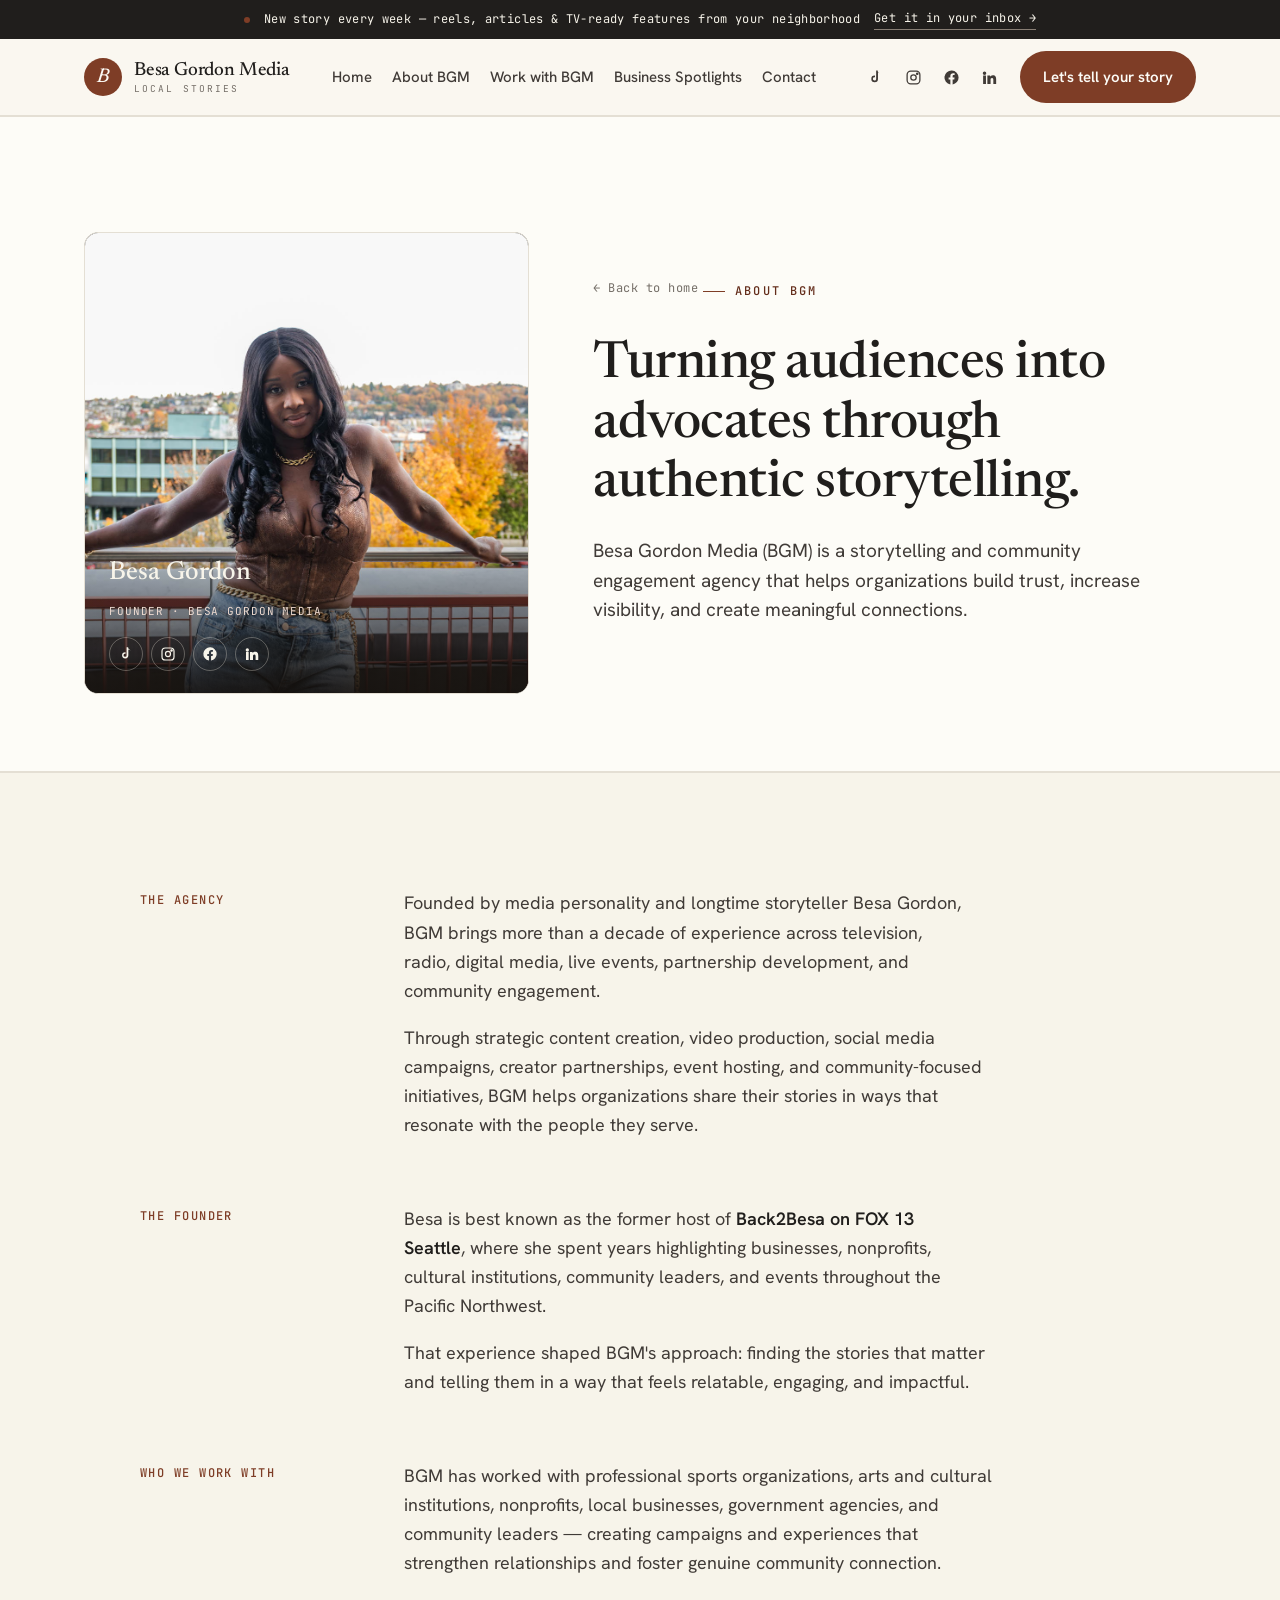
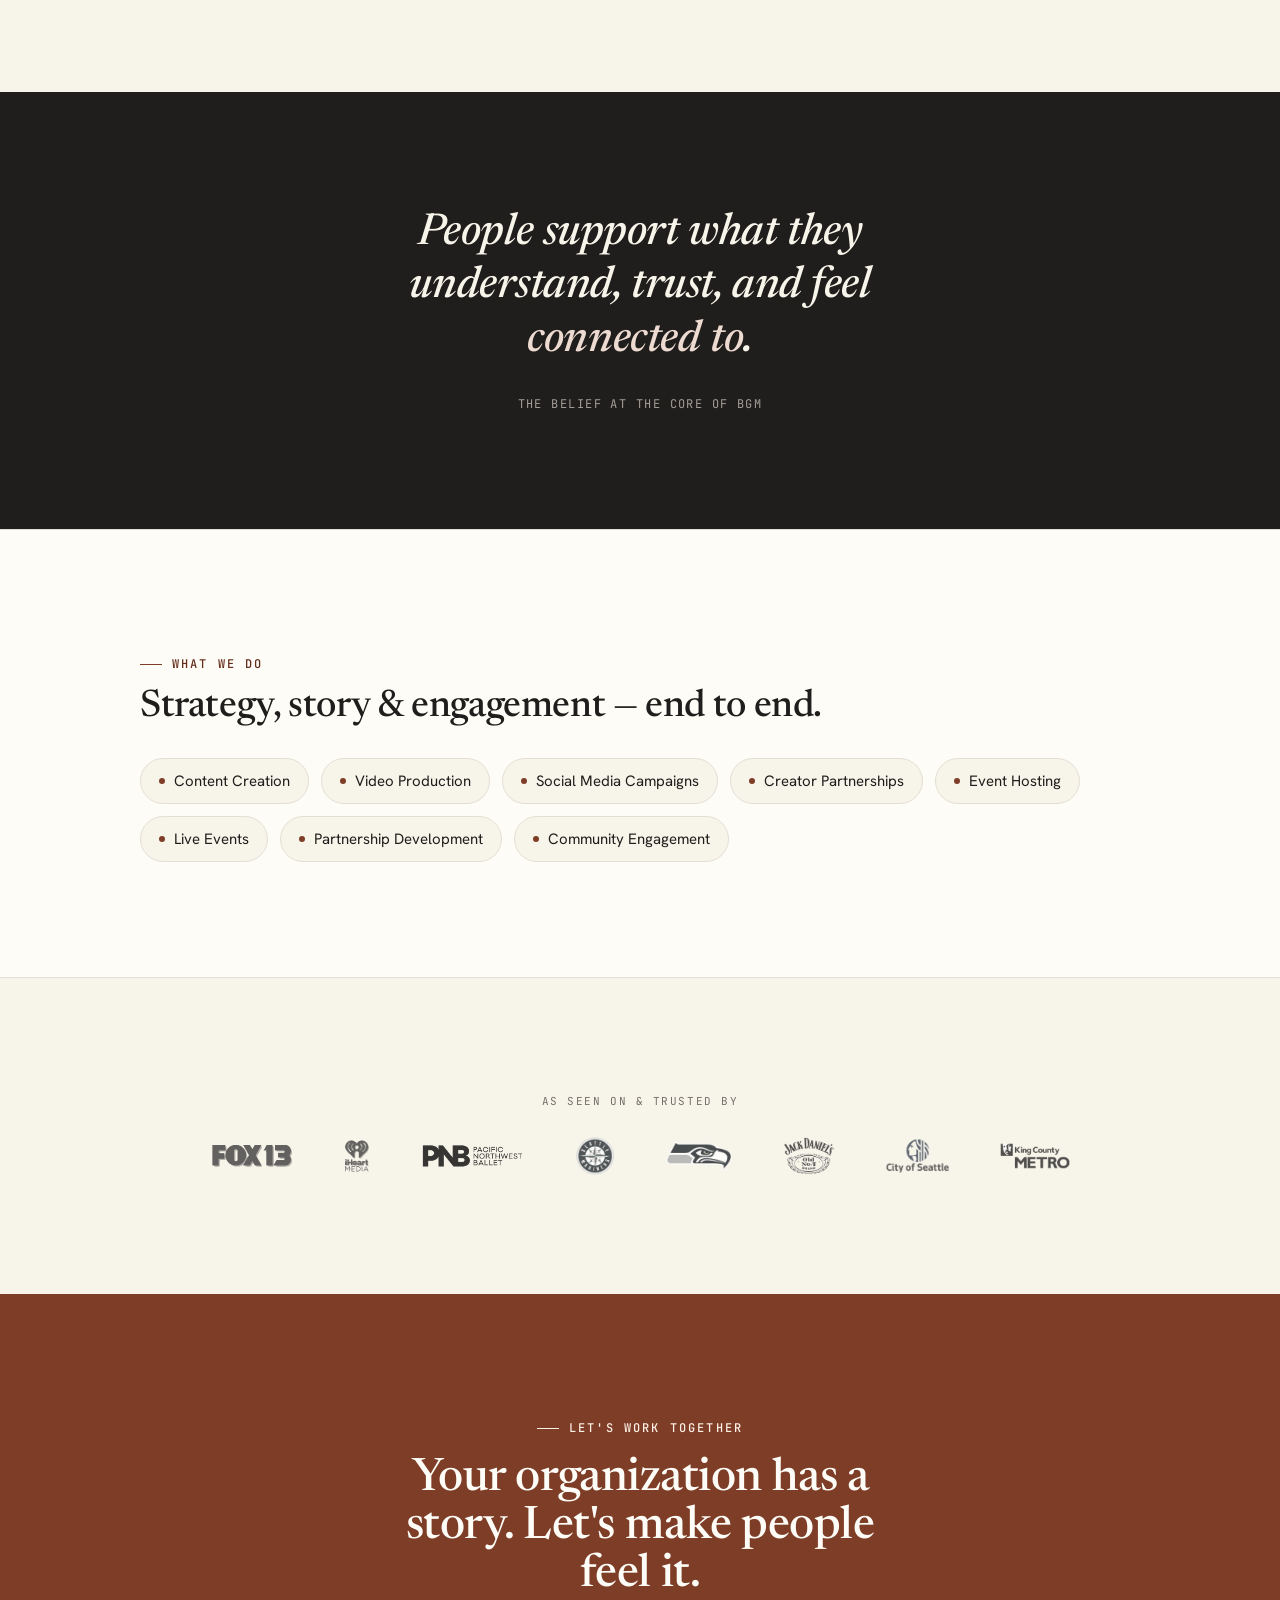
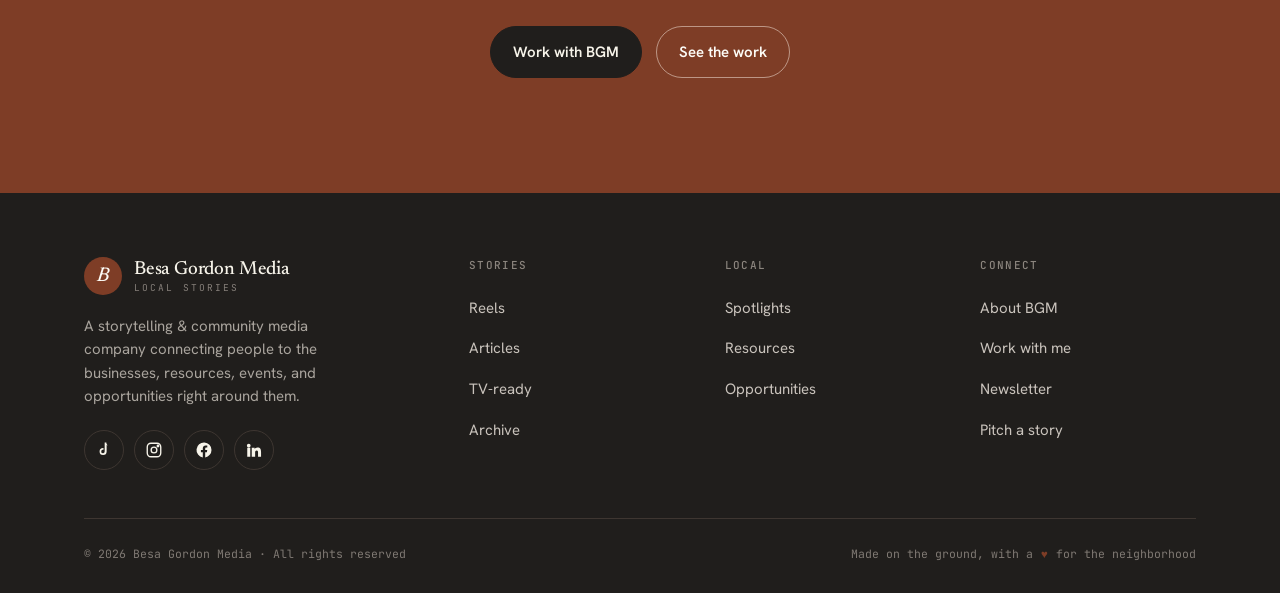
<file: About BGM.html>
<!DOCTYPE html>
<html lang="en">
<head>
<meta charset="UTF-8" />
<meta name="viewport" content="width=device-width, initial-scale=1.0" />
<title>About BGM — Besa Gordon Media</title>
<meta name="description" content="Besa Gordon Media is a storytelling and community engagement agency helping organizations build trust, visibility, and genuine community connection through authentic storytelling." />
<link rel="preconnect" href="https://fonts.googleapis.com" />
<link rel="preconnect" href="https://fonts.gstatic.com" crossorigin />
<link href="https://fonts.googleapis.com/css2?family=Newsreader:ital,opsz,wght@0,6..72,400;0,6..72,500;0,6..72,600;1,6..72,400;1,6..72,500&family=Hanken+Grotesk:wght@400;500;600;700&family=JetBrains+Mono:wght@400;500&display=swap" rel="stylesheet" />
<link rel="stylesheet" href="styles.css" />
<script>
  (function () {
    try {
      var reduce = window.matchMedia && window.matchMedia('(prefers-reduced-motion: reduce)').matches;
      if (!reduce) document.documentElement.classList.add('reveals-armed');
    } catch (e) {}
  })();
</script>
<style>
  /* ---- About page specifics ---- */
  .abp-hero { padding-bottom: clamp(48px, 6vw, 80px); }
  .abp-hero .c-body .eyebrow { margin-bottom: 4px; }
  .abp-hero .mission { font-size: clamp(30px, 4vw, 52px) !important; max-width: 18ch !important; margin: 16px 0 22px !important; }
  .abp-hero .c-lead { font-size: 19px; color: var(--ink-soft); max-width: 50ch; line-height: 1.55; }
  .abp-crumb { display: inline-flex; align-items: center; gap: 8px; font-family: var(--mono); font-size: 12px; letter-spacing: 0.04em; color: var(--muted); text-decoration: none; margin-bottom: 22px; transition: color .2s ease; }
  .abp-crumb:hover { color: var(--clay); }

  /* ---- Story prose ---- */
  .abp-story { background: var(--cream); border-top: 1px solid var(--line); }
  .abp-prose { display: grid; grid-template-columns: 200px 1fr; gap: clamp(28px, 5vw, 72px); max-width: 1000px; margin-inline: auto; }
  .abp-prose + .abp-prose { margin-top: clamp(40px, 5vw, 64px); }
  .abp-kicker { font-family: var(--mono); font-size: 12px; letter-spacing: 0.12em; text-transform: uppercase; color: var(--clay); margin: 6px 0 0; }
  .abp-body p { font-size: 18px; line-height: 1.62; color: var(--ink-soft); margin: 0 0 18px; max-width: 60ch; }
  .abp-body p strong { color: var(--ink); font-weight: 600; }
  .abp-body p:last-child { margin-bottom: 0; }

  /* ---- Pull quote ---- */
  .abp-quote-band { background: var(--ink); color: var(--cream); text-align: center; }
  .abp-quote { font-family: var(--serif); font-weight: 500; font-style: italic; font-size: clamp(26px, 3.6vw, 44px); line-height: 1.22; letter-spacing: -0.01em; max-width: 20ch; margin: 0 auto; }
  .abp-quote .accent { color: var(--clay-tint); }
  .abp-quote-by { font-family: var(--mono); font-size: 12px; letter-spacing: 0.12em; text-transform: uppercase; color: oklch(0.7 0.012 72); margin-top: 26px; }

  /* ---- Capabilities ---- */
  .abp-caps { background: var(--paper); border-top: 1px solid var(--line); border-bottom: 1px solid var(--line); }
  .abp-caps .caps-head { max-width: 1000px; margin: 0 auto 30px; }
  .abp-caps h2 { font-size: clamp(26px, 3vw, 38px); margin: 14px 0 0; }
  .abp-chip-row { display: flex; flex-wrap: wrap; gap: 12px; max-width: 1000px; margin-inline: auto; }
  .abp-chip { font-family: var(--sans); font-size: 15px; color: var(--ink); background: var(--cream); border: 1px solid var(--line); border-radius: 100px; padding: 10px 18px; display: inline-flex; align-items: center; gap: 9px; }
  .abp-chip::before { content: ""; width: 6px; height: 6px; border-radius: 50%; background: var(--clay); flex-shrink: 0; }

  /* ---- Press ---- */
  .abp-press { background: var(--cream); }
  .abp-press .press-inner { max-width: 1000px; margin-inline: auto; }
  .abp-press .press-label { font-family: var(--mono); font-size: 11px; letter-spacing: 0.14em; text-transform: uppercase; color: var(--muted); margin: 0 0 22px; text-align: center; }
  .abp-press .press-row { display: flex; align-items: center; justify-content: center; flex-wrap: wrap; gap: 26px 44px; }
  .abp-press .press-row img { height: 32px; width: auto; display: block; opacity: 0.78; transition: opacity .2s ease; filter: saturate(0.15); }
  .abp-press .press-row img:hover { opacity: 1; filter: none; }
  .abp-press .press-row img[alt="Seattle Mariners"] { height: 46px; }
  .abp-press .press-row img[alt="Seattle Seahawks"] { height: 38px; }
  .abp-press .press-row img[alt="iHeartMedia"] { height: 40px; }
  .abp-press .press-row img[alt="City of Seattle"] { height: 42px; }
  .abp-press .press-row img[alt="Jack Daniel's"] { height: 44px; }

  /* ---- CTA ---- */
  .abp-cta { background: var(--clay); color: var(--paper); text-align: center; }
  .abp-cta .eyebrow { justify-content: center; color: oklch(0.96 0.02 60); }
  .abp-cta .eyebrow::before { background: oklch(0.96 0.02 60); }
  .abp-cta h2 { color: var(--paper); font-size: clamp(28px, 3.6vw, 48px); margin: 18px auto 26px; max-width: 18ch; }
  .abp-cta .cta-actions { display: flex; gap: 14px; justify-content: center; flex-wrap: wrap; }
  .abp-cta .btn-primary { background: var(--ink); color: var(--cream); border-color: var(--ink); }
  .abp-cta .btn-ghost { border-color: oklch(0.96 0.02 60 / 0.5); color: var(--paper); }

  @media (max-width: 760px) {
    .abp-prose { grid-template-columns: 1fr; gap: 10px; }
    .abp-kicker { margin-bottom: 4px; }
  }
</style>
</head>
<body>

<!-- ===== Utility bar ===== -->
<div class="utility">
  <div class="wrap">
    <span class="dot"></span>
    <span class="msg">New story every week — reels, articles &amp; TV-ready features from your neighborhood</span>
    <a href="index.html#newsletter">Get it in your inbox →</a>
  </div>
</div>

<!-- ===== Nav ===== -->
<header class="nav scrolled" id="nav">
  <div class="wrap">
    <a class="brand" href="index.html" aria-label="Besa Gordon Media home">
      <span class="mark">B</span>
      <span class="word">
        <b>Besa Gordon Media</b>
        <span>Local Stories</span>
      </span>
    </a>
    <nav class="nav-links" id="navLinks">
      <a href="index.html#top">Home</a>
      <a href="About%20BGM.html" class="active" aria-current="page">About BGM</a>
      <a href="Work%20with%20BGM.html">Work with BGM</a>
      <a href="index.html#local">Business Spotlights</a>
      <a href="Contact.html">Contact</a>
    </nav>
    <div class="nav-cta">
      <div class="nav-social" aria-label="Besa Gordon Media on social">
        <a href="https://www.tiktok.com/@besagordon" target="_blank" rel="noopener" aria-label="TikTok"><svg width="17" height="17" viewBox="0 0 24 24" fill="currentColor"><path d="M16.5 5.5a4.6 4.6 0 0 1-1-.1V14a4.7 4.7 0 1 1-4.7-4.7c.2 0 .3 0 .5.1v2.4a2.3 2.3 0 1 0 1.6 2.2V2h2.2a4.6 4.6 0 0 0 4 4.5z"/></svg></a>
        <a href="https://www.instagram.com/besagordon/" target="_blank" rel="noopener" aria-label="Instagram"><svg width="17" height="17" viewBox="0 0 24 24" fill="none" stroke="currentColor" stroke-width="1.8"><rect x="3" y="3" width="18" height="18" rx="5"/><circle cx="12" cy="12" r="3.8"/><circle cx="17.3" cy="6.7" r="1" fill="currentColor"/></svg></a>
        <a href="https://www.facebook.com/ItsBesaGordon" target="_blank" rel="noopener" aria-label="Facebook"><svg width="17" height="17" viewBox="0 0 24 24" fill="currentColor"><path d="M22 12a10 10 0 1 0-11.6 9.9v-7H7.9V12h2.5V9.8c0-2.5 1.5-3.9 3.8-3.9 1.1 0 2.2.2 2.2.2v2.5h-1.2c-1.2 0-1.6.8-1.6 1.6V12h2.7l-.4 2.9h-2.3v7A10 10 0 0 0 22 12z"/></svg></a>
        <a href="https://www.linkedin.com/in/besa-gordon/" target="_blank" rel="noopener" aria-label="LinkedIn"><svg width="17" height="17" viewBox="0 0 24 24" fill="currentColor"><path d="M4.98 3.5a2.5 2.5 0 1 1 0 5 2.5 2.5 0 0 1 0-5zM3 9h4v12H3zM9 9h3.8v1.7h.05c.53-1 1.83-2.05 3.77-2.05 4.03 0 4.78 2.65 4.78 6.1V21h-4v-5.4c0-1.3 0-2.95-1.8-2.95s-2.08 1.4-2.08 2.85V21H9z"/></svg></a>
      </div>
      <a href="Work%20with%20BGM.html" class="btn btn-primary">Let's tell your story</a>
      <button class="nav-toggle" id="navToggle" aria-label="Menu" aria-expanded="false"><span></span></button>
    </div>
  </div>
</header>

<main>

<!-- ===== Hero ===== -->
<section class="about about-c abp-hero" id="top">
  <div class="wrap">
    <div class="c-grid">
      <div class="c-card reveal">
        <img src="assets/img/besa-portrait.jpg" alt="Besa Gordon, founder of Besa Gordon Media" />
        <div class="c-plate">
          <b>Besa Gordon</b>
          <span>Founder · Besa Gordon Media</span>
          <div class="c-social">
            <a href="https://www.tiktok.com/@besagordon" target="_blank" rel="noopener" aria-label="TikTok"><svg width="16" height="16" viewBox="0 0 24 24" fill="currentColor"><path d="M16.5 5.5a4.6 4.6 0 0 1-1-.1V14a4.7 4.7 0 1 1-4.7-4.7c.2 0 .3 0 .5.1v2.4a2.3 2.3 0 1 0 1.6 2.2V2h2.2a4.6 4.6 0 0 0 4 4.5z"/></svg></a>
            <a href="https://www.instagram.com/besagordon/" target="_blank" rel="noopener" aria-label="Instagram"><svg width="16" height="16" viewBox="0 0 24 24" fill="none" stroke="currentColor" stroke-width="1.8"><rect x="3" y="3" width="18" height="18" rx="5"/><circle cx="12" cy="12" r="3.8"/><circle cx="17.3" cy="6.7" r="1" fill="currentColor"/></svg></a>
            <a href="https://www.facebook.com/ItsBesaGordon" target="_blank" rel="noopener" aria-label="Facebook"><svg width="16" height="16" viewBox="0 0 24 24" fill="currentColor"><path d="M22 12a10 10 0 1 0-11.6 9.9v-7H7.9V12h2.5V9.8c0-2.5 1.5-3.9 3.8-3.9 1.1 0 2.2.2 2.2.2v2.5h-1.2c-1.2 0-1.6.8-1.6 1.6V12h2.7l-.4 2.9h-2.3v7A10 10 0 0 0 22 12z"/></svg></a>
            <a href="https://www.linkedin.com/in/besa-gordon/" target="_blank" rel="noopener" aria-label="LinkedIn"><svg width="16" height="16" viewBox="0 0 24 24" fill="currentColor"><path d="M4.98 3.5a2.5 2.5 0 1 1 0 5 2.5 2.5 0 0 1 0-5zM3 9h4v12H3zM9 9h3.8v1.7h.05c.53-1 1.83-2.05 3.77-2.05 4.03 0 4.78 2.65 4.78 6.1V21h-4v-5.4c0-1.3 0-2.95-1.8-2.95s-2.08 1.4-2.08 2.85V21H9z"/></svg></a>
          </div>
        </div>
      </div>
      <div class="c-body reveal">
        <a href="index.html" class="abp-crumb">← Back to home</a>
        <span class="eyebrow">About BGM</span>
        <h1 class="mission">Turning audiences into advocates through authentic storytelling.</h1>
        <p class="c-lead">
          Besa Gordon Media (BGM) is a storytelling and community engagement agency that helps
          organizations build trust, increase visibility, and create meaningful connections.
        </p>
      </div>
    </div>
  </div>
</section>

<!-- ===== Story ===== -->
<section class="abp-story">
  <div class="wrap">
    <div class="abp-prose reveal">
      <h2 class="abp-kicker">The agency</h2>
      <div class="abp-body">
        <p>
          Founded by media personality and longtime storyteller Besa Gordon, BGM brings more than
          a decade of experience across television, radio, digital media, live events, partnership
          development, and community engagement.
        </p>
        <p>
          Through strategic content creation, video production, social media campaigns, creator
          partnerships, event hosting, and community-focused initiatives, BGM helps organizations
          share their stories in ways that resonate with the people they serve.
        </p>
      </div>
    </div>

    <div class="abp-prose reveal">
      <h2 class="abp-kicker">The founder</h2>
      <div class="abp-body">
        <p>
          Besa is best known as the former host of <strong>Back2Besa on FOX 13 Seattle</strong>,
          where she spent years highlighting businesses, nonprofits, cultural institutions,
          community leaders, and events throughout the Pacific Northwest.
        </p>
        <p>
          That experience shaped BGM's approach: finding the stories that matter and telling them in
          a way that feels relatable, engaging, and impactful.
        </p>
      </div>
    </div>

    <div class="abp-prose reveal">
      <h2 class="abp-kicker">Who we work with</h2>
      <div class="abp-body">
        <p>
          BGM has worked with professional sports organizations, arts and cultural institutions,
          nonprofits, local businesses, government agencies, and community leaders — creating
          campaigns and experiences that strengthen relationships and foster genuine community
          connection.
        </p>
      </div>
    </div>
  </div>
</section>

<!-- ===== Pull quote ===== -->
<section class="abp-quote-band">
  <div class="wrap">
    <blockquote class="abp-quote reveal">
      People support what they understand, trust, and feel <span class="accent">connected to</span>.
    </blockquote>
    <div class="abp-quote-by reveal">The belief at the core of BGM</div>
  </div>
</section>

<!-- ===== Capabilities ===== -->
<section class="abp-caps">
  <div class="wrap">
    <div class="caps-head reveal">
      <span class="eyebrow">What we do</span>
      <h2>Strategy, story &amp; engagement — end to end.</h2>
    </div>
    <div class="abp-chip-row reveal">
      <span class="abp-chip">Content Creation</span>
      <span class="abp-chip">Video Production</span>
      <span class="abp-chip">Social Media Campaigns</span>
      <span class="abp-chip">Creator Partnerships</span>
      <span class="abp-chip">Event Hosting</span>
      <span class="abp-chip">Live Events</span>
      <span class="abp-chip">Partnership Development</span>
      <span class="abp-chip">Community Engagement</span>
    </div>
  </div>
</section>

<!-- ===== Press ===== -->
<section class="abp-press">
  <div class="wrap">
    <div class="press-inner reveal">
      <p class="press-label">As seen on &amp; trusted by</p>
      <div class="press-row">
        <img src="assets/logos/fox13.png" alt="FOX 13" />
        <img src="assets/logos/iheartmedia.png" alt="iHeartMedia" />
        <img src="assets/logos/pnb.png" alt="Pacific Northwest Ballet" />
        <img src="assets/logos/mariners.png" alt="Seattle Mariners" />
        <img src="assets/logos/seahawks.png" alt="Seattle Seahawks" />
        <img src="assets/logos/jackdaniels.png" alt="Jack Daniel's" />
        <img src="assets/logos/cityofseattle.png" alt="City of Seattle" />
        <img src="assets/logos/kingcountymetro.png" alt="King County Metro" />
      </div>
    </div>
  </div>
</section>

<!-- ===== CTA ===== -->
<section class="abp-cta">
  <div class="wrap">
    <span class="eyebrow">Let's work together</span>
    <h2>Your organization has a story. Let's make people feel it.</h2>
    <div class="cta-actions">
      <a href="Work%20with%20BGM.html" class="btn btn-primary">Work with BGM</a>
      <a href="index.html#reels" class="btn btn-ghost">See the work</a>
    </div>
  </div>
</section>

</main>

<!-- ===== Footer ===== -->
<footer class="foot">
  <div class="wrap">
    <div class="foot-top">
      <div>
        <a class="brand" href="index.html">
          <span class="mark">B</span>
          <span class="word"><b>Besa Gordon Media</b><span>Local Stories</span></span>
        </a>
        <p class="foot-blurb">A storytelling &amp; community media company connecting people to the businesses, resources, events, and opportunities right around them.</p>
        <div class="foot-social">
          <a href="https://www.tiktok.com/@besagordon" target="_blank" rel="noopener" aria-label="TikTok"><svg width="18" height="18" viewBox="0 0 24 24" fill="currentColor"><path d="M16.5 5.5a4.6 4.6 0 0 1-1-.1V14a4.7 4.7 0 1 1-4.7-4.7c.2 0 .3 0 .5.1v2.4a2.3 2.3 0 1 0 1.6 2.2V2h2.2a4.6 4.6 0 0 0 4 4.5z"/></svg></a>
          <a href="https://www.instagram.com/besagordon/" target="_blank" rel="noopener" aria-label="Instagram"><svg width="18" height="18" viewBox="0 0 24 24" fill="none" stroke="currentColor" stroke-width="1.8"><rect x="3" y="3" width="18" height="18" rx="5"/><circle cx="12" cy="12" r="3.8"/><circle cx="17.3" cy="6.7" r="1" fill="currentColor"/></svg></a>
          <a href="https://www.facebook.com/ItsBesaGordon" target="_blank" rel="noopener" aria-label="Facebook"><svg width="18" height="18" viewBox="0 0 24 24" fill="currentColor"><path d="M22 12a10 10 0 1 0-11.6 9.9v-7H7.9V12h2.5V9.8c0-2.5 1.5-3.9 3.8-3.9 1.1 0 2.2.2 2.2.2v2.5h-1.2c-1.2 0-1.6.8-1.6 1.6V12h2.7l-.4 2.9h-2.3v7A10 10 0 0 0 22 12z"/></svg></a>
          <a href="https://www.linkedin.com/in/besa-gordon/" target="_blank" rel="noopener" aria-label="LinkedIn"><svg width="18" height="18" viewBox="0 0 24 24" fill="currentColor"><path d="M4.98 3.5a2.5 2.5 0 1 1 0 5 2.5 2.5 0 0 1 0-5zM3 9h4v12H3zM9 9h3.8v1.7h.05c.53-1 1.83-2.05 3.77-2.05 4.03 0 4.78 2.65 4.78 6.1V21h-4v-5.4c0-1.3 0-2.95-1.8-2.95s-2.08 1.4-2.08 2.85V21H9z"/></svg></a>
        </div>
      </div>
      <div class="foot-col">
        <h4>Stories</h4>
        <ul>
          <li><a href="index.html#reels">Reels</a></li>
          <li><a href="index.html#reels">Articles</a></li>
          <li><a href="index.html#reels">TV-ready</a></li>
          <li><a href="index.html#reels">Archive</a></li>
        </ul>
      </div>
      <div class="foot-col">
        <h4>Local</h4>
        <ul>
          <li><a href="index.html#local">Spotlights</a></li>
          <li><a href="index.html#local">Resources</a></li>
          <li><a href="index.html#local">Opportunities</a></li>
        </ul>
      </div>
      <div class="foot-col">
        <h4>Connect</h4>
        <ul>
          <li><a href="About%20BGM.html">About BGM</a></li>
          <li><a href="Work%20with%20BGM.html">Work with me</a></li>
          <li><a href="index.html#newsletter">Newsletter</a></li>
          <li><a href="Contact.html">Pitch a story</a></li>
        </ul>
      </div>
    </div>
    <div class="foot-bottom">
      <span>© 2026 Besa Gordon Media · All rights reserved</span>
      <span class="made">Made on the ground, with a <span class="heart">♥</span> for the neighborhood</span>
    </div>
  </div>
</footer>

<script>
(function () {
  'use strict';
  var nav = document.getElementById('nav');
  var navToggle = document.getElementById('navToggle');
  if (navToggle) {
    navToggle.addEventListener('click', function () {
      var open = nav.classList.toggle('open');
      navToggle.setAttribute('aria-expanded', open ? 'true' : 'false');
    });
    document.querySelectorAll('#navLinks a').forEach(function (a) {
      a.addEventListener('click', function () {
        nav.classList.remove('open');
        navToggle.setAttribute('aria-expanded', 'false');
      });
    });
  }
  var revealEls = document.querySelectorAll('.reveal');
  function showAll() { revealEls.forEach(function (el) { el.classList.add('in'); }); }
  if (document.documentElement.classList.contains('reveals-armed') && 'IntersectionObserver' in window) {
    var io = new IntersectionObserver(function (entries) {
      entries.forEach(function (entry) {
        if (entry.isIntersecting) { entry.target.classList.add('in'); io.unobserve(entry.target); }
      });
    }, { threshold: 0.1, rootMargin: '0px 0px -6% 0px' });
    revealEls.forEach(function (el) { io.observe(el); });
    setTimeout(showAll, 1800);
  } else {
    showAll();
  }
})();
</script>
</body>
</html>
</file>
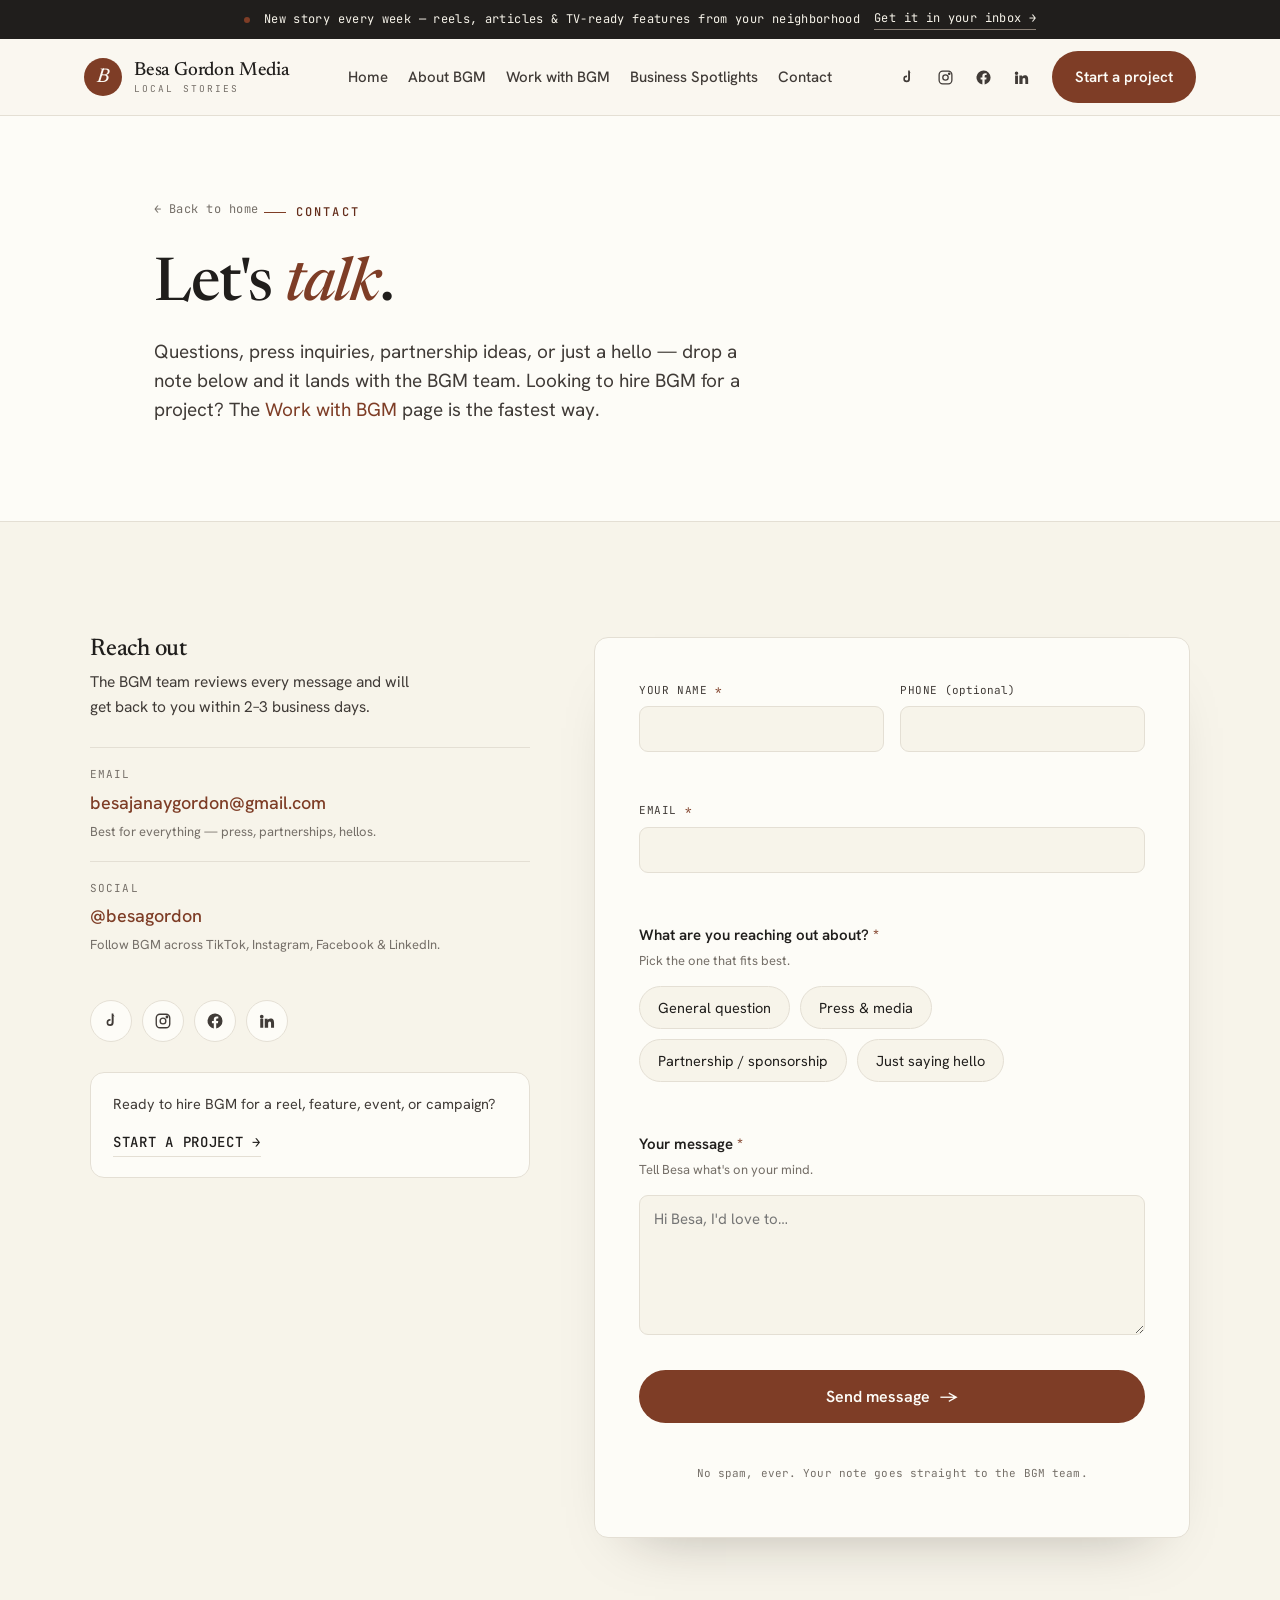
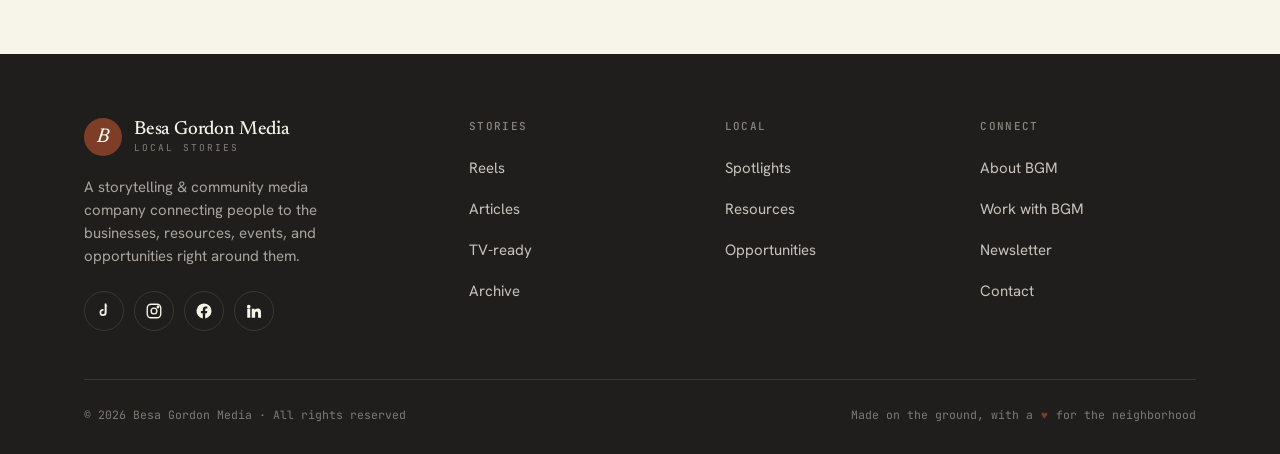
<file: Contact.html>
<!DOCTYPE html>
<html lang="en">
<head>
<meta charset="UTF-8" />
<meta name="viewport" content="width=device-width, initial-scale=1.0" />
<title>Contact — Besa Gordon Media</title>
<meta name="description" content="Get in touch with Besa Gordon Media — general questions, press & media inquiries, partnerships, or just to say hello." />
<link rel="preconnect" href="https://fonts.googleapis.com" />
<link rel="preconnect" href="https://fonts.gstatic.com" crossorigin />
<link href="https://fonts.googleapis.com/css2?family=Newsreader:ital,opsz,wght@0,6..72,400;0,6..72,500;0,6..72,600;1,6..72,400;1,6..72,500&family=Hanken+Grotesk:wght@400;500;600;700&family=JetBrains+Mono:wght@400;500&display=swap" rel="stylesheet" />
<link rel="stylesheet" href="styles.css" />
<script>
  (function () {
    try {
      var reduce = window.matchMedia && window.matchMedia('(prefers-reduced-motion: reduce)').matches;
      if (!reduce) document.documentElement.classList.add('reveals-armed');
    } catch (e) {}
  })();
</script>
<style>
  /* ---- Hero ---- */
  .ct-hero { background: var(--paper); border-bottom: 1px solid var(--line); padding-block: clamp(44px, 6vw, 84px); }
  .ct-hero .wrap { max-width: 1100px; }
  .ct-crumb { display: inline-flex; align-items: center; gap: 8px; font-family: var(--mono); font-size: 12px; letter-spacing: 0.04em; color: var(--muted); text-decoration: none; margin-bottom: 22px; transition: color .2s ease; }
  .ct-crumb:hover { color: var(--clay); }
  .ct-hero h1 { font-size: clamp(34px, 5vw, 60px); letter-spacing: -0.02em; margin: 14px 0 18px; max-width: 16ch; }
  .ct-hero h1 em { font-family: var(--serif); font-style: italic; color: var(--clay); font-weight: 500; }
  .ct-hero .lead { font-size: 19px; color: var(--ink-soft); max-width: 54ch; line-height: 1.55; }

  /* ---- Layout ---- */
  .ct-main { background: var(--cream); }
  .ct-grid { display: grid; grid-template-columns: 0.85fr 1.15fr; gap: clamp(36px, 5vw, 72px); align-items: start; max-width: 1100px; margin-inline: auto; }

  /* ---- Aside / details ---- */
  .ct-aside { position: sticky; top: 96px; }
  .ct-aside h2 { font-size: 24px; margin: 0 0 8px; }
  .ct-aside .ct-intro { color: var(--ink-soft); font-size: 15.5px; line-height: 1.6; margin: 0 0 28px; max-width: 38ch; }
  .ct-method { display: block; padding: 18px 0; border-top: 1px solid var(--line); text-decoration: none; }
  .ct-method .ct-m-label { font-family: var(--mono); font-size: 11px; letter-spacing: 0.1em; text-transform: uppercase; color: var(--muted); margin: 0 0 5px; }
  .ct-method .ct-m-value { font-size: 18px; color: var(--clay); font-weight: 500; transition: color .2s ease; }
  a.ct-method:hover .ct-m-value { color: var(--clay-deep); }
  .ct-method .ct-m-sub { font-size: 13px; color: var(--muted); margin: 4px 0 0; }

  .ct-socials { display: flex; gap: 10px; margin-top: 26px; }
  .ct-socials a { width: 42px; height: 42px; border-radius: 50%; display: grid; place-items: center; color: var(--ink-soft); border: 1px solid var(--line); background: var(--paper); transition: all .2s ease; }
  .ct-socials a:hover { color: var(--paper); background: var(--clay); border-color: var(--clay); transform: translateY(-2px); }

  .ct-work-link { margin-top: 30px; padding: 20px 22px; background: var(--paper); border: 1px solid var(--line); border-radius: var(--radius); }
  .ct-work-link p { margin: 0 0 12px; font-size: 14.5px; color: var(--ink-soft); line-height: 1.5; }
  .ct-work-link .link-arrow { font-size: 14px; }

  /* ---- Form card ---- */
  .ct-form { background: var(--paper); border: 1px solid var(--line); border-radius: var(--radius); padding: clamp(24px, 3.5vw, 44px); box-shadow: 0 30px 60px -40px oklch(0.2 0.02 60 / 0.35); }
  .ct-form .grp { margin-bottom: 28px; }
  .ct-form .grp:last-of-type { margin-bottom: 0; }
  .ct-glabel { display: block; font-family: var(--sans); font-weight: 600; font-size: 15px; color: var(--ink); margin-bottom: 4px; }
  .ct-ghint { font-size: 13px; color: var(--muted); margin: 0 0 14px; }
  .ct-req { color: var(--clay); }

  .ct-row { display: grid; grid-template-columns: 1fr 1fr; gap: 16px; }
  .ct-field { display: flex; flex-direction: column; }
  .ct-field label { font-family: var(--mono); font-size: 11px; letter-spacing: 0.05em; text-transform: uppercase; color: var(--ink-soft); margin-bottom: 7px; }
  .ct-form input[type="text"],
  .ct-form input[type="email"],
  .ct-form input[type="tel"],
  .ct-form textarea {
    width: 100%; font-family: var(--sans); font-size: 15px; color: var(--ink);
    background: var(--cream); border: 1px solid var(--line); border-radius: var(--radius-sm);
    padding: 12px 14px; transition: border-color .15s ease, box-shadow .15s ease;
  }
  .ct-form textarea { resize: vertical; min-height: 140px; line-height: 1.5; }
  .ct-form input:focus, .ct-form textarea:focus {
    outline: none; border-color: var(--clay); box-shadow: 0 0 0 3px oklch(0.44 0.097 40 / 0.12);
  }
  .ct-form input.invalid, .ct-form textarea.invalid { border-color: oklch(0.55 0.2 25); box-shadow: 0 0 0 3px oklch(0.55 0.2 25 / 0.12); }

  /* reason pills */
  .ct-reasons { display: flex; flex-wrap: wrap; gap: 10px; }
  .ct-reason { cursor: pointer; display: inline-flex; }
  .ct-reason input { position: absolute; opacity: 0; pointer-events: none; }
  .ct-reason span { display: inline-flex; align-items: center; white-space: nowrap; font-size: 14.5px; color: var(--ink); background: var(--cream); border: 1px solid var(--line); border-radius: 100px; padding: 9px 18px; transition: background .15s ease, border-color .15s ease, color .15s ease; }
  .ct-reason:hover span { border-color: var(--clay); }

  .ct-err { font-size: 12.5px; color: oklch(0.5 0.2 25); margin-top: 7px; min-height: 15px; }
  .ct-submit { width: 100%; justify-content: center; padding-block: 15px; font-size: 16px; margin-top: 4px; }
  .ct-submit[disabled] { opacity: 0.6; pointer-events: none; }
  .ct-status { font-size: 13.5px; text-align: center; margin-top: 12px; min-height: 16px; }
  .ct-status.err { color: oklch(0.5 0.2 25); }
  .ct-fineprint { font-family: var(--mono); font-size: 11px; color: var(--muted); text-align: center; margin-top: 14px; letter-spacing: 0.01em; }

  /* success */
  .ct-form.done { text-align: center; padding-block: 60px; }
  .ct-success-mark { width: 64px; height: 64px; border-radius: 50%; background: var(--clay-tint); color: var(--clay-deep); display: grid; place-items: center; margin: 0 auto 20px; }
  .ct-form.done h3 { font-size: 28px; margin-bottom: 12px; }
  .ct-form.done p { color: var(--ink-soft); font-size: 16px; max-width: 42ch; margin: 0 auto 8px; }

  @media (max-width: 900px) {
    .ct-grid { grid-template-columns: 1fr; gap: 36px; }
    .ct-aside { position: static; }
  }
  @media (max-width: 520px) {
    .ct-row { grid-template-columns: 1fr; }
  }
</style>
</head>
<body>

<!-- ===== Utility bar ===== -->
<div class="utility">
  <div class="wrap">
    <span class="dot"></span>
    <span class="msg">New story every week — reels, articles &amp; TV-ready features from your neighborhood</span>
    <a href="index.html#newsletter">Get it in your inbox →</a>
  </div>
</div>

<!-- ===== Nav ===== -->
<header class="nav scrolled" id="nav">
  <div class="wrap">
    <a class="brand" href="index.html" aria-label="Besa Gordon Media home">
      <span class="mark">B</span>
      <span class="word">
        <b>Besa Gordon Media</b>
        <span>Local Stories</span>
      </span>
    </a>
    <nav class="nav-links" id="navLinks">
      <a href="index.html#top">Home</a>
      <a href="About%20BGM.html">About BGM</a>
      <a href="Work%20with%20BGM.html">Work with BGM</a>
      <a href="index.html#local">Business Spotlights</a>
      <a href="Contact.html" class="active" aria-current="page">Contact</a>
    </nav>
    <div class="nav-cta">
      <div class="nav-social" aria-label="Besa Gordon Media on social">
        <a href="https://www.tiktok.com/@besagordon" target="_blank" rel="noopener" aria-label="TikTok"><svg width="17" height="17" viewBox="0 0 24 24" fill="currentColor"><path d="M16.5 5.5a4.6 4.6 0 0 1-1-.1V14a4.7 4.7 0 1 1-4.7-4.7c.2 0 .3 0 .5.1v2.4a2.3 2.3 0 1 0 1.6 2.2V2h2.2a4.6 4.6 0 0 0 4 4.5z"/></svg></a>
        <a href="https://www.instagram.com/besagordon/" target="_blank" rel="noopener" aria-label="Instagram"><svg width="17" height="17" viewBox="0 0 24 24" fill="none" stroke="currentColor" stroke-width="1.8"><rect x="3" y="3" width="18" height="18" rx="5"/><circle cx="12" cy="12" r="3.8"/><circle cx="17.3" cy="6.7" r="1" fill="currentColor"/></svg></a>
        <a href="https://www.facebook.com/ItsBesaGordon" target="_blank" rel="noopener" aria-label="Facebook"><svg width="17" height="17" viewBox="0 0 24 24" fill="currentColor"><path d="M22 12a10 10 0 1 0-11.6 9.9v-7H7.9V12h2.5V9.8c0-2.5 1.5-3.9 3.8-3.9 1.1 0 2.2.2 2.2.2v2.5h-1.2c-1.2 0-1.6.8-1.6 1.6V12h2.7l-.4 2.9h-2.3v7A10 10 0 0 0 22 12z"/></svg></a>
        <a href="https://www.linkedin.com/in/besa-gordon/" target="_blank" rel="noopener" aria-label="LinkedIn"><svg width="17" height="17" viewBox="0 0 24 24" fill="currentColor"><path d="M4.98 3.5a2.5 2.5 0 1 1 0 5 2.5 2.5 0 0 1 0-5zM3 9h4v12H3zM9 9h3.8v1.7h.05c.53-1 1.83-2.05 3.77-2.05 4.03 0 4.78 2.65 4.78 6.1V21h-4v-5.4c0-1.3 0-2.95-1.8-2.95s-2.08 1.4-2.08 2.85V21H9z"/></svg></a>
      </div>
      <a href="Work%20with%20BGM.html" class="btn btn-primary">Start a project</a>
      <button class="nav-toggle" id="navToggle" aria-label="Menu" aria-expanded="false"><span></span></button>
    </div>
  </div>
</header>

<main>

<!-- ===== Hero ===== -->
<section class="ct-hero" id="top">
  <div class="wrap">
    <a href="index.html" class="ct-crumb">← Back to home</a>
    <span class="eyebrow">Contact</span>
    <h1>Let's <em>talk</em>.</h1>
    <p class="lead">
      Questions, press inquiries, partnership ideas, or just a hello — drop a note below and
      it lands with the BGM team. Looking to hire BGM for a project? The
      <a href="Work%20with%20BGM.html" style="color:var(--clay);">Work with BGM</a> page is the fastest way.
    </p>
  </div>
</section>

<!-- ===== Contact ===== -->
<section class="ct-main" id="start">
  <div class="wrap">
    <div class="ct-grid">

      <!-- Details -->
      <aside class="ct-aside reveal">
        <h2>Reach out</h2>
        <p class="ct-intro">The BGM team reviews every message and will get back to you within 2–3 business days.</p>

        <a class="ct-method" href="mailto:besajanaygordon@gmail.com">
          <p class="ct-m-label">Email</p>
          <div class="ct-m-value">besajanaygordon@gmail.com</div>
          <p class="ct-m-sub">Best for everything — press, partnerships, hellos.</p>
        </a>
        <div class="ct-method">
          <p class="ct-m-label">Social</p>
          <div class="ct-m-value">@besagordon</div>
          <p class="ct-m-sub">Follow BGM across TikTok, Instagram, Facebook &amp; LinkedIn.</p>
        </div>

        <div class="ct-socials" aria-label="Besa Gordon Media on social">
          <a href="https://www.tiktok.com/@besagordon" target="_blank" rel="noopener" aria-label="TikTok"><svg width="18" height="18" viewBox="0 0 24 24" fill="currentColor"><path d="M16.5 5.5a4.6 4.6 0 0 1-1-.1V14a4.7 4.7 0 1 1-4.7-4.7c.2 0 .3 0 .5.1v2.4a2.3 2.3 0 1 0 1.6 2.2V2h2.2a4.6 4.6 0 0 0 4 4.5z"/></svg></a>
          <a href="https://www.instagram.com/besagordon/" target="_blank" rel="noopener" aria-label="Instagram"><svg width="18" height="18" viewBox="0 0 24 24" fill="none" stroke="currentColor" stroke-width="1.8"><rect x="3" y="3" width="18" height="18" rx="5"/><circle cx="12" cy="12" r="3.8"/><circle cx="17.3" cy="6.7" r="1" fill="currentColor"/></svg></a>
          <a href="https://www.facebook.com/ItsBesaGordon" target="_blank" rel="noopener" aria-label="Facebook"><svg width="18" height="18" viewBox="0 0 24 24" fill="currentColor"><path d="M22 12a10 10 0 1 0-11.6 9.9v-7H7.9V12h2.5V9.8c0-2.5 1.5-3.9 3.8-3.9 1.1 0 2.2.2 2.2.2v2.5h-1.2c-1.2 0-1.6.8-1.6 1.6V12h2.7l-.4 2.9h-2.3v7A10 10 0 0 0 22 12z"/></svg></a>
          <a href="https://www.linkedin.com/in/besa-gordon/" target="_blank" rel="noopener" aria-label="LinkedIn"><svg width="18" height="18" viewBox="0 0 24 24" fill="currentColor"><path d="M4.98 3.5a2.5 2.5 0 1 1 0 5 2.5 2.5 0 0 1 0-5zM3 9h4v12H3zM9 9h3.8v1.7h.05c.53-1 1.83-2.05 3.77-2.05 4.03 0 4.78 2.65 4.78 6.1V21h-4v-5.4c0-1.3 0-2.95-1.8-2.95s-2.08 1.4-2.08 2.85V21H9z"/></svg></a>
        </div>

        <div class="ct-work-link">
          <p>Ready to hire BGM for a reel, feature, event, or campaign?</p>
          <a href="Work%20with%20BGM.html" class="link-arrow">Start a project →</a>
        </div>
      </aside>

      <!-- Form -->
      <form class="ct-form reveal" id="contactForm" novalidate>
        <div id="formInner">

          <div class="grp">
            <div class="ct-row">
              <div class="ct-field">
                <label for="name">Your name <span class="ct-req">*</span></label>
                <input type="text" id="name" name="name" autocomplete="name" />
              </div>
              <div class="ct-field">
                <label for="phone">Phone <span style="text-transform:none;letter-spacing:0;">(optional)</span></label>
                <input type="tel" id="phone" name="phone" autocomplete="tel" />
              </div>
            </div>
            <div class="ct-err" id="nameErr"></div>
          </div>

          <div class="grp">
            <div class="ct-field">
              <label for="email">Email <span class="ct-req">*</span></label>
              <input type="email" id="email" name="email" autocomplete="email" />
            </div>
            <div class="ct-err" id="emailErr"></div>
          </div>

          <div class="grp">
            <span class="ct-glabel">What are you reaching out about? <span class="ct-req">*</span></span>
            <p class="ct-ghint">Pick the one that fits best.</p>
            <div class="ct-reasons" id="reasonGroup">
              <label class="ct-reason"><input type="radio" name="reason" value="General question" /><span>General question</span></label>
              <label class="ct-reason"><input type="radio" name="reason" value="Press & media" /><span>Press &amp; media</span></label>
              <label class="ct-reason"><input type="radio" name="reason" value="Partnership / sponsorship" /><span>Partnership / sponsorship</span></label>
              <label class="ct-reason"><input type="radio" name="reason" value="Just saying hello" /><span>Just saying hello</span></label>
            </div>
            <div class="ct-err" id="reasonErr"></div>
          </div>

          <div class="grp">
            <label class="ct-glabel" for="message">Your message <span class="ct-req">*</span></label>
            <p class="ct-ghint">Tell Besa what's on your mind.</p>
            <textarea id="message" name="message" placeholder="Hi Besa, I'd love to…"></textarea>
            <div class="ct-err" id="messageErr"></div>
          </div>

          <button type="submit" class="btn btn-primary ct-submit">Send message <span class="btn-arrow">→</span></button>
          <p class="ct-status" id="formStatus" role="status" aria-live="polite"></p>
          <p class="ct-fineprint">No spam, ever. Your note goes straight to the BGM team.</p>
        </div>
      </form>

    </div>
  </div>
</section>

</main>

<!-- ===== Footer ===== -->
<footer class="foot">
  <div class="wrap">
    <div class="foot-top">
      <div>
        <a class="brand" href="index.html">
          <span class="mark">B</span>
          <span class="word"><b>Besa Gordon Media</b><span>Local Stories</span></span>
        </a>
        <p class="foot-blurb">A storytelling &amp; community media company connecting people to the businesses, resources, events, and opportunities right around them.</p>
        <div class="foot-social">
          <a href="https://www.tiktok.com/@besagordon" target="_blank" rel="noopener" aria-label="TikTok"><svg width="18" height="18" viewBox="0 0 24 24" fill="currentColor"><path d="M16.5 5.5a4.6 4.6 0 0 1-1-.1V14a4.7 4.7 0 1 1-4.7-4.7c.2 0 .3 0 .5.1v2.4a2.3 2.3 0 1 0 1.6 2.2V2h2.2a4.6 4.6 0 0 0 4 4.5z"/></svg></a>
          <a href="https://www.instagram.com/besagordon/" target="_blank" rel="noopener" aria-label="Instagram"><svg width="18" height="18" viewBox="0 0 24 24" fill="none" stroke="currentColor" stroke-width="1.8"><rect x="3" y="3" width="18" height="18" rx="5"/><circle cx="12" cy="12" r="3.8"/><circle cx="17.3" cy="6.7" r="1" fill="currentColor"/></svg></a>
          <a href="https://www.facebook.com/ItsBesaGordon" target="_blank" rel="noopener" aria-label="Facebook"><svg width="18" height="18" viewBox="0 0 24 24" fill="currentColor"><path d="M22 12a10 10 0 1 0-11.6 9.9v-7H7.9V12h2.5V9.8c0-2.5 1.5-3.9 3.8-3.9 1.1 0 2.2.2 2.2.2v2.5h-1.2c-1.2 0-1.6.8-1.6 1.6V12h2.7l-.4 2.9h-2.3v7A10 10 0 0 0 22 12z"/></svg></a>
          <a href="https://www.linkedin.com/in/besa-gordon/" target="_blank" rel="noopener" aria-label="LinkedIn"><svg width="18" height="18" viewBox="0 0 24 24" fill="currentColor"><path d="M4.98 3.5a2.5 2.5 0 1 1 0 5 2.5 2.5 0 0 1 0-5zM3 9h4v12H3zM9 9h3.8v1.7h.05c.53-1 1.83-2.05 3.77-2.05 4.03 0 4.78 2.65 4.78 6.1V21h-4v-5.4c0-1.3 0-2.95-1.8-2.95s-2.08 1.4-2.08 2.85V21H9z"/></svg></a>
        </div>
      </div>
      <div class="foot-col">
        <h4>Stories</h4>
        <ul>
          <li><a href="index.html#reels">Reels</a></li>
          <li><a href="index.html#reels">Articles</a></li>
          <li><a href="index.html#reels">TV-ready</a></li>
          <li><a href="index.html#reels">Archive</a></li>
        </ul>
      </div>
      <div class="foot-col">
        <h4>Local</h4>
        <ul>
          <li><a href="index.html#local">Spotlights</a></li>
          <li><a href="index.html#local">Resources</a></li>
          <li><a href="index.html#local">Opportunities</a></li>
        </ul>
      </div>
      <div class="foot-col">
        <h4>Connect</h4>
        <ul>
          <li><a href="About%20BGM.html">About BGM</a></li>
          <li><a href="Work%20with%20BGM.html">Work with BGM</a></li>
          <li><a href="index.html#newsletter">Newsletter</a></li>
          <li><a href="Contact.html">Contact</a></li>
        </ul>
      </div>
    </div>
    <div class="foot-bottom">
      <span>© 2026 Besa Gordon Media · All rights reserved</span>
      <span class="made">Made on the ground, with a <span class="heart">♥</span> for the neighborhood</span>
    </div>
  </div>
</footer>

<script>
(function () {
  'use strict';

  /* Form delivery — Formspree endpoint (same inbox as the Work page) */
  var FORMSPREE_ENDPOINT = 'https://formspree.io/f/mzdqjrzb';

  var nav = document.getElementById('nav');
  var navToggle = document.getElementById('navToggle');
  if (navToggle) {
    navToggle.addEventListener('click', function () {
      var open = nav.classList.toggle('open');
      navToggle.setAttribute('aria-expanded', open ? 'true' : 'false');
    });
    document.querySelectorAll('#navLinks a').forEach(function (a) {
      a.addEventListener('click', function () {
        nav.classList.remove('open');
        navToggle.setAttribute('aria-expanded', 'false');
      });
    });
  }

  /* reveal */
  var revealEls = document.querySelectorAll('.reveal');
  function showAll() { revealEls.forEach(function (el) { el.classList.add('in'); }); }
  if (document.documentElement.classList.contains('reveals-armed') && 'IntersectionObserver' in window) {
    var io = new IntersectionObserver(function (entries) {
      entries.forEach(function (entry) {
        if (entry.isIntersecting) { entry.target.classList.add('in'); io.unobserve(entry.target); }
      });
    }, { threshold: 0.1, rootMargin: '0px 0px -6% 0px' });
    revealEls.forEach(function (el) { io.observe(el); });
    setTimeout(showAll, 1800);
  } else { showAll(); }

  /* reason pill selected state (inline styles — robust across engines) */
  var reasonInputs = document.querySelectorAll('input[name="reason"]');
  function paintReasons() {
    Array.prototype.forEach.call(reasonInputs, function (input) {
      var span = input.parentElement.querySelector('span');
      if (input.checked) {
        span.style.background = 'var(--ink)';
        span.style.borderColor = 'var(--ink)';
        span.style.color = 'var(--cream)';
      } else {
        span.style.background = '';
        span.style.borderColor = '';
        span.style.color = '';
      }
    });
  }
  Array.prototype.forEach.call(reasonInputs, function (input) {
    input.addEventListener('change', function () { paintReasons(); reasonErr.textContent = ''; });
  });

  /* validation + submit */
  var form = document.getElementById('contactForm');
  var name = document.getElementById('name');
  var email = document.getElementById('email');
  var message = document.getElementById('message');
  var nameErr = document.getElementById('nameErr');
  var emailErr = document.getElementById('emailErr');
  var reasonErr = document.getElementById('reasonErr');
  var messageErr = document.getElementById('messageErr');

  function validEmail(v) { return /^[^\s@]+@[^\s@]+\.[^\s@]+$/.test(v); }

  [name, email, message].forEach(function (el) {
    el.addEventListener('input', function () {
      if (el.classList.contains('invalid')) {
        el.classList.remove('invalid');
        var e = document.getElementById(el.id + 'Err');
        if (e) e.textContent = '';
      }
    });
  });

  form.addEventListener('submit', function (e) {
    e.preventDefault();
    var ok = true;
    if (!name.value.trim()) { name.classList.add('invalid'); nameErr.textContent = 'Please add your name.'; ok = false; }
    if (!validEmail(email.value.trim())) { email.classList.add('invalid'); emailErr.textContent = email.value.trim() ? 'That email doesn\u2019t look right.' : 'We need an email to reach you.'; ok = false; }
    var reasonEl = document.querySelector('input[name="reason"]:checked');
    if (!reasonEl) { reasonErr.textContent = 'Pick what you\u2019re reaching out about.'; ok = false; }
    if (!message.value.trim()) { message.classList.add('invalid'); messageErr.textContent = 'Add a short message.'; ok = false; }
    if (!ok) {
      var firstBad = form.querySelector('.invalid') || document.getElementById('reasonGroup');
      if (firstBad && firstBad.focus) firstBad.focus();
      return;
    }

    var payload = {
      name: name.value.trim(),
      email: email.value.trim(),
      phone: document.getElementById('phone').value.trim(),
      reason: reasonEl.value,
      message: message.value.trim(),
      _subject: 'New contact message (' + reasonEl.value + ') — ' + name.value.trim()
    };

    var status = document.getElementById('formStatus');
    var submitBtn = form.querySelector('.ct-submit');
    status.className = 'ct-status';
    status.textContent = '';

    function showSuccess() {
      var who = escapeHtml(name.value.trim().split(' ')[0] || 'there');
      document.getElementById('formInner').innerHTML =
        '<div class="ct-success-mark">' +
        '<svg width="30" height="30" viewBox="0 0 24 24" fill="none" stroke="currentColor" stroke-width="2.4"><path d="M20 6 9 17l-5-5"/></svg>' +
        '</div>' +
        '<h3>Thanks, ' + who + ' — message sent.</h3>' +
        '<p>It\u2019s in Besa\u2019s inbox. You\u2019ll usually hear back within 2\u20133 business days.</p>' +
        '<p style="font-family:var(--mono);font-size:12px;color:var(--muted);margin-top:18px;">In a hurry? Email besajanaygordon@gmail.com</p>';
      form.classList.add('done');
    }

    if (FORMSPREE_ENDPOINT.indexOf('YOUR_FORM_ID') !== -1) { showSuccess(); return; }

    submitBtn.setAttribute('disabled', 'true');
    submitBtn.innerHTML = 'Sending…';
    fetch(FORMSPREE_ENDPOINT, {
      method: 'POST',
      headers: { 'Accept': 'application/json', 'Content-Type': 'application/json' },
      body: JSON.stringify(payload)
    }).then(function (res) {
      if (res.ok) { showSuccess(); }
      else { throw new Error('Request failed'); }
    }).catch(function () {
      submitBtn.removeAttribute('disabled');
      submitBtn.innerHTML = 'Send message <span class="btn-arrow">→</span>';
      status.className = 'ct-status err';
      status.textContent = 'Something went wrong sending your message. Please email besajanaygordon@gmail.com instead.';
    });
  });

  function escapeHtml(s) {
    return s.replace(/[&<>"']/g, function (c) {
      return { '&': '&amp;', '<': '&lt;', '>': '&gt;', '"': '&quot;', "'": '&#39;' }[c];
    });
  }
})();
</script>
</body>
</html>
</file>
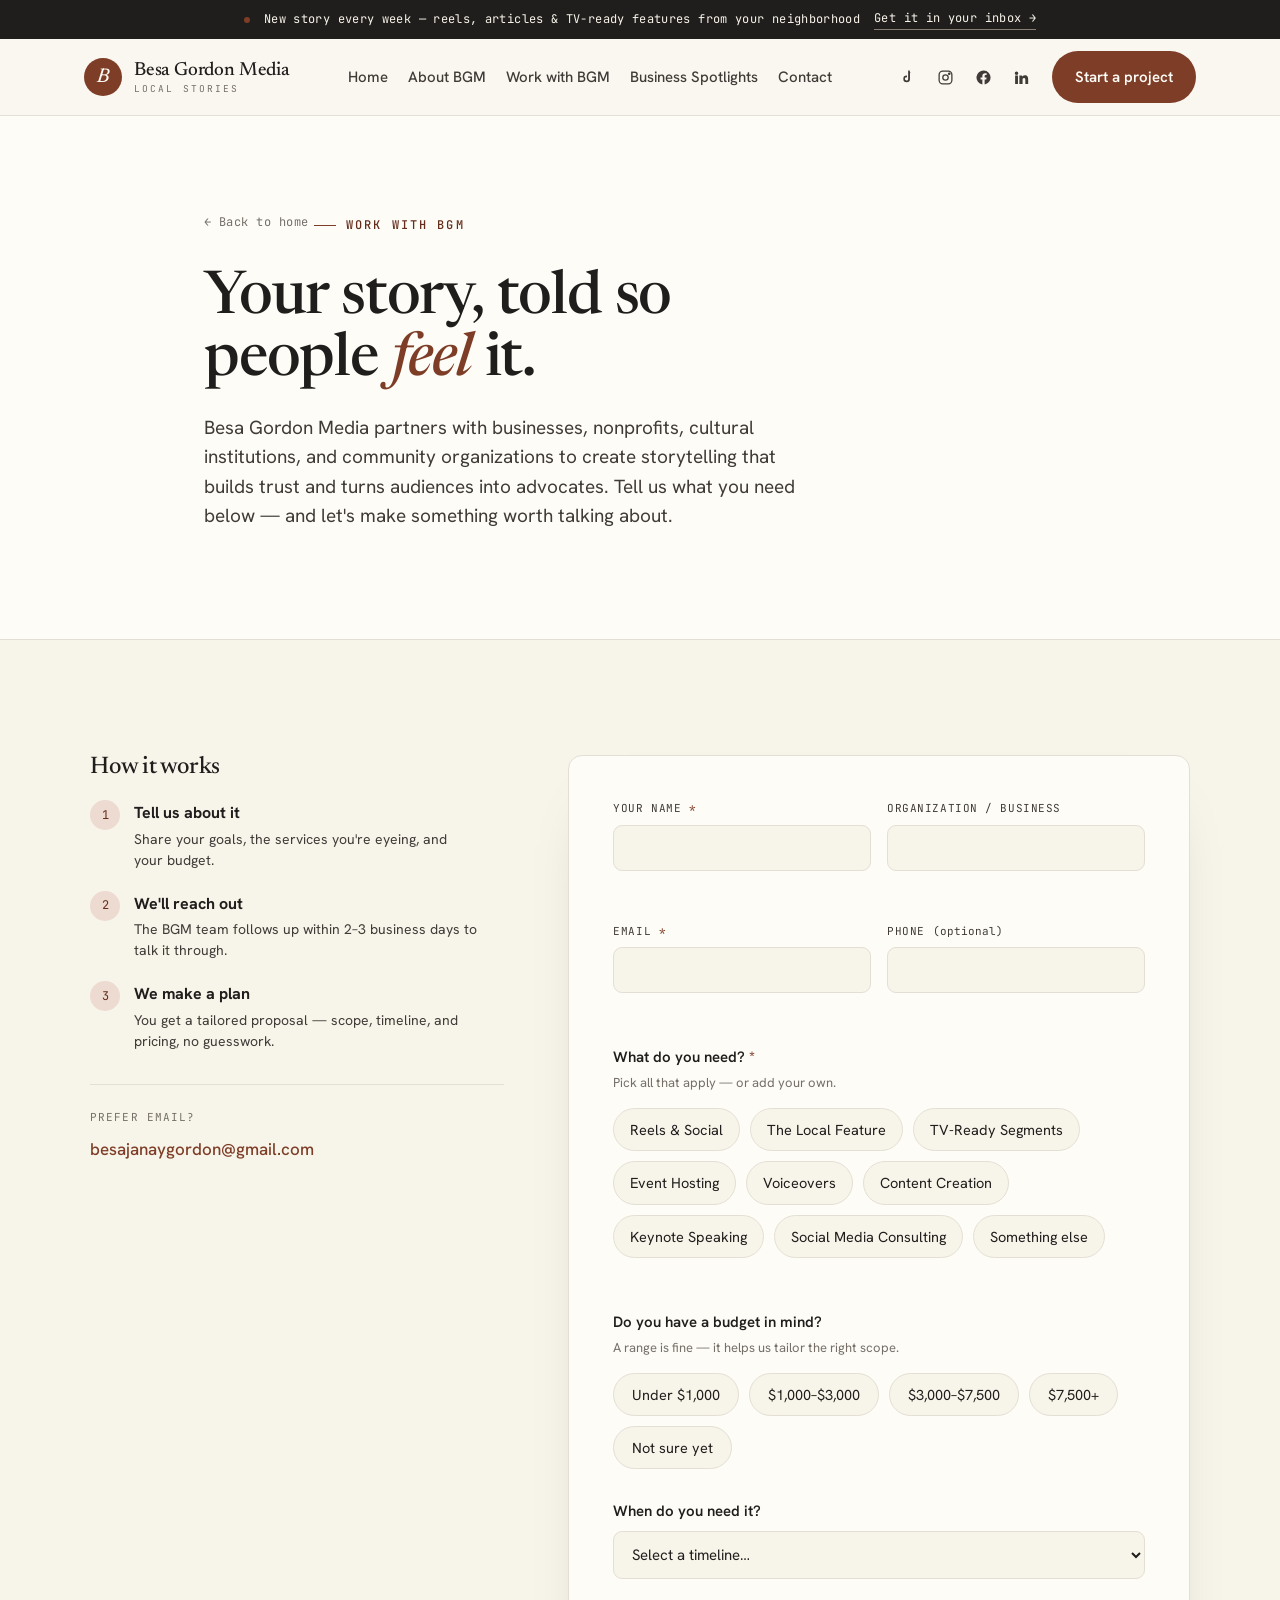
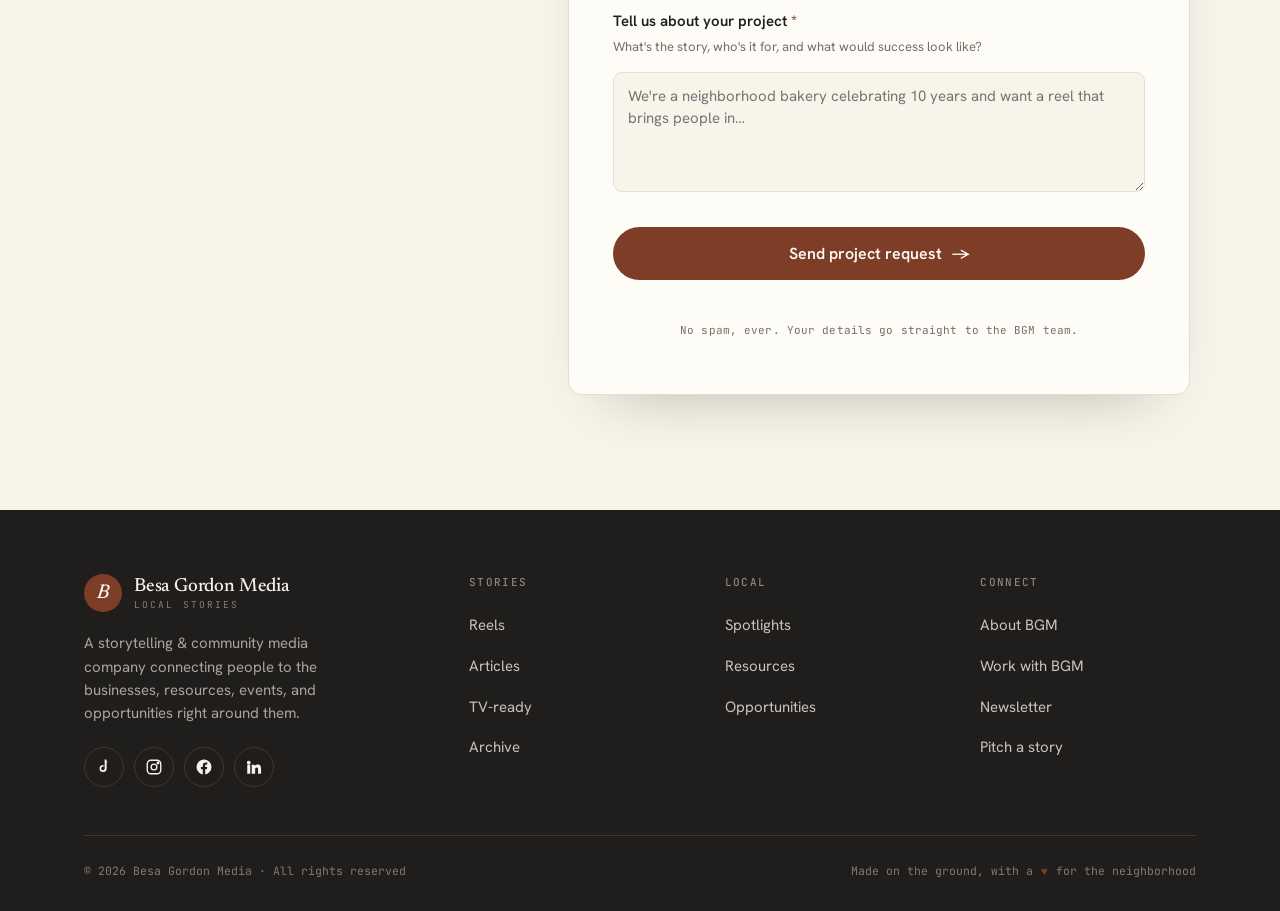
<file: Work with BGM.html>
<!DOCTYPE html>
<html lang="en">
<head>
<meta charset="UTF-8" />
<meta name="viewport" content="width=device-width, initial-scale=1.0" />
<title>Work with BGM — Besa Gordon Media</title>
<meta name="description" content="Start a project with Besa Gordon Media. Tell us what you need, the services you're interested in, and your budget — and we'll be in touch." />
<link rel="preconnect" href="https://fonts.googleapis.com" />
<link rel="preconnect" href="https://fonts.gstatic.com" crossorigin />
<link href="https://fonts.googleapis.com/css2?family=Newsreader:ital,opsz,wght@0,6..72,400;0,6..72,500;0,6..72,600;1,6..72,400;1,6..72,500&family=Hanken+Grotesk:wght@400;500;600;700&family=JetBrains+Mono:wght@400;500&display=swap" rel="stylesheet" />
<link rel="stylesheet" href="styles.css" />
<script>
  (function () {
    try {
      var reduce = window.matchMedia && window.matchMedia('(prefers-reduced-motion: reduce)').matches;
      if (!reduce) document.documentElement.classList.add('reveals-armed');
    } catch (e) {}
  })();
</script>
<style>
  /* ---- Hero ---- */
  .wbg-hero { background: var(--paper); border-bottom: 1px solid var(--line); padding-block: clamp(48px, 7vw, 96px); }
  .wbg-hero .wrap { max-width: 1000px; }
  .wbg-crumb { display: inline-flex; align-items: center; gap: 8px; font-family: var(--mono); font-size: 12px; letter-spacing: 0.04em; color: var(--muted); text-decoration: none; margin-bottom: 22px; transition: color .2s ease; }
  .wbg-crumb:hover { color: var(--clay); }
  .wbg-hero h1 { font-size: clamp(34px, 5vw, 60px); letter-spacing: -0.02em; margin: 14px 0 20px; max-width: 16ch; }
  .wbg-hero h1 em { font-family: var(--serif); font-style: italic; color: var(--clay); font-weight: 500; }
  .wbg-hero .lead { font-size: 19px; color: var(--ink-soft); max-width: 56ch; line-height: 1.55; }

  /* ---- Layout ---- */
  .wbg-main { background: var(--cream); }
  .wbg-grid { display: grid; grid-template-columns: 0.8fr 1.2fr; gap: clamp(36px, 5vw, 72px); align-items: start; max-width: 1100px; margin-inline: auto; }

  /* ---- Aside ---- */
  .wbg-aside { position: sticky; top: 96px; }
  .wbg-aside h2 { font-size: 24px; margin: 0 0 20px; }
  .wbg-steps { list-style: none; margin: 0 0 32px; padding: 0; display: flex; flex-direction: column; gap: 20px; }
  .wbg-steps li { display: flex; gap: 14px; align-items: flex-start; }
  .wbg-steps .s-n { width: 30px; height: 30px; border-radius: 50%; background: var(--clay-tint); color: var(--clay-deep); font-family: var(--mono); font-size: 12px; display: grid; place-items: center; flex-shrink: 0; }
  .wbg-steps b { display: block; font-size: 16px; color: var(--ink); margin-bottom: 3px; }
  .wbg-steps p { font-size: 14px; color: var(--ink-soft); line-height: 1.5; margin: 0; }
  .wbg-direct { border-top: 1px solid var(--line); padding-top: 24px; }
  .wbg-direct .lbl { font-family: var(--mono); font-size: 11px; letter-spacing: 0.1em; text-transform: uppercase; color: var(--muted); margin: 0 0 8px; }
  .wbg-direct a { color: var(--clay); font-size: 17px; text-decoration: none; font-weight: 500; }
  .wbg-direct a:hover { color: var(--clay-deep); }

  /* ---- Form card ---- */
  .wbg-form { background: var(--paper); border: 1px solid var(--line); border-radius: var(--radius); padding: clamp(24px, 3.5vw, 44px); box-shadow: 0 30px 60px -40px oklch(0.2 0.02 60 / 0.35); }
  .wbg-form .grp { margin-bottom: 30px; }
  .wbg-form .grp:last-of-type { margin-bottom: 0; }
  .wbg-glabel { display: block; font-family: var(--sans); font-weight: 600; font-size: 15px; color: var(--ink); margin-bottom: 4px; }
  .wbg-ghint { font-size: 13px; color: var(--muted); margin: 0 0 14px; }
  .wbg-req { color: var(--clay); }

  .wbg-row { display: grid; grid-template-columns: 1fr 1fr; gap: 16px; }
  .wbg-field { display: flex; flex-direction: column; }
  .wbg-field label { font-family: var(--mono); font-size: 11px; letter-spacing: 0.05em; text-transform: uppercase; color: var(--ink-soft); margin-bottom: 7px; }
  .wbg-form input[type="text"],
  .wbg-form input[type="email"],
  .wbg-form input[type="tel"],
  .wbg-form select,
  .wbg-form textarea {
    width: 100%; font-family: var(--sans); font-size: 15px; color: var(--ink);
    background: var(--cream); border: 1px solid var(--line); border-radius: var(--radius-sm);
    padding: 12px 14px; transition: border-color .15s ease, box-shadow .15s ease;
  }
  .wbg-form textarea { resize: vertical; min-height: 120px; line-height: 1.5; }
  .wbg-form input:focus, .wbg-form select:focus, .wbg-form textarea:focus {
    outline: none; border-color: var(--clay); box-shadow: 0 0 0 3px oklch(0.44 0.097 40 / 0.12);
  }
  .wbg-form input.invalid, .wbg-form textarea.invalid { border-color: oklch(0.55 0.2 25); box-shadow: 0 0 0 3px oklch(0.55 0.2 25 / 0.12); }

  /* service chips */
  .wbg-chips { display: flex; flex-wrap: wrap; gap: 10px; }
  .wbg-chip { position: relative; cursor: pointer; display: inline-flex; }
  .wbg-chip input { position: absolute; opacity: 0; pointer-events: none; }
  .wbg-chip span { display: inline-flex; align-items: center; gap: 8px; white-space: nowrap; font-size: 14.5px; color: var(--ink); background: var(--cream); border: 1px solid var(--line); border-radius: 100px; padding: 9px 16px; transition: background .15s ease, border-color .15s ease, color .15s ease; }
  .wbg-chip span .tick { width: 14px; height: 14px; opacity: 0; transition: opacity .15s ease; margin-left: -2px; }
  .wbg-chip:hover span { border-color: var(--clay); }
  .wbg-chip.sel span { background: var(--clay-tint); border-color: var(--clay); color: var(--clay-deep); }
  .wbg-chip.sel span .tick { opacity: 1; }

  /* budget radios */
  .wbg-budget { display: flex; flex-wrap: wrap; gap: 10px; }
  .wbg-radio { cursor: pointer; display: inline-flex; }
  .wbg-radio input { position: absolute; opacity: 0; pointer-events: none; }
  .wbg-radio span { display: inline-flex; align-items: center; white-space: nowrap; font-size: 14.5px; color: var(--ink); background: var(--cream); border: 1px solid var(--line); border-radius: 100px; padding: 9px 18px; transition: background .15s ease, border-color .15s ease, color .15s ease; }
  .wbg-radio:hover span { border-color: var(--clay); }
  .wbg-radio.sel span { background: var(--ink); border-color: var(--ink); color: var(--cream); }

  /* other reveal */
  .wbg-other { overflow: hidden; transition: max-height .25s ease, opacity .2s ease, margin-top .2s ease; }

  .wbg-err { font-size: 12.5px; color: oklch(0.5 0.2 25); margin-top: 7px; min-height: 15px; }
  .wbg-submit { width: 100%; justify-content: center; padding-block: 15px; font-size: 16px; margin-top: 4px; }
  .wbg-submit[disabled] { opacity: 0.6; pointer-events: none; }
  .wbg-status { font-size: 13.5px; text-align: center; margin-top: 12px; min-height: 16px; }
  .wbg-status.err { color: oklch(0.5 0.2 25); }
  .wbg-fineprint { font-family: var(--mono); font-size: 11px; color: var(--muted); text-align: center; margin-top: 14px; letter-spacing: 0.01em; }

  /* success */
  .wbg-form.done { text-align: center; padding-block: 60px; }
  .wbg-success-mark { width: 64px; height: 64px; border-radius: 50%; background: var(--clay-tint); color: var(--clay-deep); display: grid; place-items: center; margin: 0 auto 20px; }
  .wbg-form.done h3 { font-size: 28px; margin-bottom: 12px; }
  .wbg-form.done p { color: var(--ink-soft); font-size: 16px; max-width: 42ch; margin: 0 auto 8px; }

  @media (max-width: 900px) {
    .wbg-grid { grid-template-columns: 1fr; gap: 36px; }
    .wbg-aside { position: static; }
  }
  @media (max-width: 520px) {
    .wbg-row { grid-template-columns: 1fr; }
  }
</style>
</head>
<body>

<!-- ===== Utility bar ===== -->
<div class="utility">
  <div class="wrap">
    <span class="dot"></span>
    <span class="msg">New story every week — reels, articles &amp; TV-ready features from your neighborhood</span>
    <a href="index.html#newsletter">Get it in your inbox →</a>
  </div>
</div>

<!-- ===== Nav ===== -->
<header class="nav scrolled" id="nav">
  <div class="wrap">
    <a class="brand" href="index.html" aria-label="Besa Gordon Media home">
      <span class="mark">B</span>
      <span class="word">
        <b>Besa Gordon Media</b>
        <span>Local Stories</span>
      </span>
    </a>
    <nav class="nav-links" id="navLinks">
      <a href="index.html#top">Home</a>
      <a href="About%20BGM.html">About BGM</a>
      <a href="Work%20with%20BGM.html" class="active" aria-current="page">Work with BGM</a>
      <a href="index.html#local">Business Spotlights</a>
      <a href="Contact.html">Contact</a>
    </nav>
    <div class="nav-cta">
      <div class="nav-social" aria-label="Besa Gordon Media on social">
        <a href="https://www.tiktok.com/@besagordon" target="_blank" rel="noopener" aria-label="TikTok"><svg width="17" height="17" viewBox="0 0 24 24" fill="currentColor"><path d="M16.5 5.5a4.6 4.6 0 0 1-1-.1V14a4.7 4.7 0 1 1-4.7-4.7c.2 0 .3 0 .5.1v2.4a2.3 2.3 0 1 0 1.6 2.2V2h2.2a4.6 4.6 0 0 0 4 4.5z"/></svg></a>
        <a href="https://www.instagram.com/besagordon/" target="_blank" rel="noopener" aria-label="Instagram"><svg width="17" height="17" viewBox="0 0 24 24" fill="none" stroke="currentColor" stroke-width="1.8"><rect x="3" y="3" width="18" height="18" rx="5"/><circle cx="12" cy="12" r="3.8"/><circle cx="17.3" cy="6.7" r="1" fill="currentColor"/></svg></a>
        <a href="https://www.facebook.com/ItsBesaGordon" target="_blank" rel="noopener" aria-label="Facebook"><svg width="17" height="17" viewBox="0 0 24 24" fill="currentColor"><path d="M22 12a10 10 0 1 0-11.6 9.9v-7H7.9V12h2.5V9.8c0-2.5 1.5-3.9 3.8-3.9 1.1 0 2.2.2 2.2.2v2.5h-1.2c-1.2 0-1.6.8-1.6 1.6V12h2.7l-.4 2.9h-2.3v7A10 10 0 0 0 22 12z"/></svg></a>
        <a href="https://www.linkedin.com/in/besa-gordon/" target="_blank" rel="noopener" aria-label="LinkedIn"><svg width="17" height="17" viewBox="0 0 24 24" fill="currentColor"><path d="M4.98 3.5a2.5 2.5 0 1 1 0 5 2.5 2.5 0 0 1 0-5zM3 9h4v12H3zM9 9h3.8v1.7h.05c.53-1 1.83-2.05 3.77-2.05 4.03 0 4.78 2.65 4.78 6.1V21h-4v-5.4c0-1.3 0-2.95-1.8-2.95s-2.08 1.4-2.08 2.85V21H9z"/></svg></a>
      </div>
      <a href="#start" class="btn btn-primary">Start a project</a>
      <button class="nav-toggle" id="navToggle" aria-label="Menu" aria-expanded="false"><span></span></button>
    </div>
  </div>
</header>

<main>

<!-- ===== Hero ===== -->
<section class="wbg-hero" id="top">
  <div class="wrap">
    <a href="index.html" class="wbg-crumb">← Back to home</a>
    <span class="eyebrow">Work with BGM</span>
    <h1>Your story, told so people <em>feel</em> it.</h1>
    <p class="lead">
      Besa Gordon Media partners with businesses, nonprofits, cultural institutions, and
      community organizations to create storytelling that builds trust and turns audiences
      into advocates. Tell us what you need below — and let's make something worth talking about.
    </p>
  </div>
</section>

<!-- ===== Form ===== -->
<section class="wbg-main" id="start">
  <div class="wrap">
    <div class="wbg-grid">

      <!-- Aside -->
      <aside class="wbg-aside reveal">
        <h2>How it works</h2>
        <ol class="wbg-steps">
          <li><span class="s-n">1</span><div><b>Tell us about it</b><p>Share your goals, the services you're eyeing, and your budget.</p></div></li>
          <li><span class="s-n">2</span><div><b>We'll reach out</b><p>The BGM team follows up within 2–3 business days to talk it through.</p></div></li>
          <li><span class="s-n">3</span><div><b>We make a plan</b><p>You get a tailored proposal — scope, timeline, and pricing, no guesswork.</p></div></li>
        </ol>
        <div class="wbg-direct">
          <p class="lbl">Prefer email?</p>
          <a href="mailto:besajanaygordon@gmail.com">besajanaygordon@gmail.com</a>
        </div>
      </aside>

      <!-- Form -->
      <form class="wbg-form reveal" id="projectForm" novalidate>
        <div id="formInner">

          <div class="grp">
            <div class="wbg-row">
              <div class="wbg-field">
                <label for="name">Your name <span class="wbg-req">*</span></label>
                <input type="text" id="name" name="name" autocomplete="name" />
              </div>
              <div class="wbg-field">
                <label for="org">Organization / business</label>
                <input type="text" id="org" name="org" autocomplete="organization" />
              </div>
            </div>
            <div class="wbg-err" id="nameErr"></div>
          </div>

          <div class="grp">
            <div class="wbg-row">
              <div class="wbg-field">
                <label for="email">Email <span class="wbg-req">*</span></label>
                <input type="email" id="email" name="email" autocomplete="email" />
              </div>
              <div class="wbg-field">
                <label for="phone">Phone <span style="text-transform:none;letter-spacing:0;">(optional)</span></label>
                <input type="tel" id="phone" name="phone" autocomplete="tel" />
              </div>
            </div>
            <div class="wbg-err" id="emailErr"></div>
          </div>

          <div class="grp">
            <span class="wbg-glabel">What do you need? <span class="wbg-req">*</span></span>
            <p class="wbg-ghint">Pick all that apply — or add your own.</p>
            <div class="wbg-chips" id="serviceChips">
              <label class="wbg-chip"><input type="checkbox" name="services" value="Reels & Social" /><span>Reels &amp; Social</span></label>
              <label class="wbg-chip"><input type="checkbox" name="services" value="The Local Feature" /><span>The Local Feature</span></label>
              <label class="wbg-chip"><input type="checkbox" name="services" value="TV-Ready Segments" /><span>TV-Ready Segments</span></label>
              <label class="wbg-chip"><input type="checkbox" name="services" value="Event Hosting" /><span>Event Hosting</span></label>
              <label class="wbg-chip"><input type="checkbox" name="services" value="Voiceovers" /><span>Voiceovers</span></label>
              <label class="wbg-chip"><input type="checkbox" name="services" value="Content Creation" /><span>Content Creation</span></label>
              <label class="wbg-chip"><input type="checkbox" name="services" value="Keynote Speaking" /><span>Keynote Speaking</span></label>
              <label class="wbg-chip"><input type="checkbox" name="services" value="Social Media Consulting" /><span>Social Media Consulting</span></label>
              <label class="wbg-chip"><input type="checkbox" name="services" value="Other" id="otherToggle" /><span>Something else</span></label>
            </div>
            <div class="wbg-other" id="otherWrap" style="max-height:0;opacity:0;margin-top:0;">
              <input type="text" id="otherText" name="otherText" placeholder="Tell us what you have in mind…" />
            </div>
            <div class="wbg-err" id="servicesErr"></div>
          </div>

          <div class="grp">
            <span class="wbg-glabel">Do you have a budget in mind?</span>
            <p class="wbg-ghint">A range is fine — it helps us tailor the right scope.</p>
            <div class="wbg-budget" id="budgetGroup">
              <label class="wbg-radio"><input type="radio" name="budget" value="Under $1,000" /><span>Under $1,000</span></label>
              <label class="wbg-radio"><input type="radio" name="budget" value="$1,000–$3,000" /><span>$1,000–$3,000</span></label>
              <label class="wbg-radio"><input type="radio" name="budget" value="$3,000–$7,500" /><span>$3,000–$7,500</span></label>
              <label class="wbg-radio"><input type="radio" name="budget" value="$7,500+" /><span>$7,500+</span></label>
              <label class="wbg-radio"><input type="radio" name="budget" value="Not sure yet" /><span>Not sure yet</span></label>
            </div>
          </div>

          <div class="grp">
            <div class="wbg-field">
              <label for="timeline" style="font-family:var(--sans);font-size:15px;font-weight:600;letter-spacing:0;text-transform:none;color:var(--ink);margin-bottom:8px;">When do you need it?</label>
              <select id="timeline" name="timeline">
                <option value="">Select a timeline…</option>
                <option value="ASAP">As soon as possible</option>
                <option value="Within 1 month">Within 1 month</option>
                <option value="1–3 months">1–3 months</option>
                <option value="Just exploring">Just exploring for now</option>
              </select>
            </div>
          </div>

          <div class="grp">
            <label class="wbg-glabel" for="details">Tell us about your project <span class="wbg-req">*</span></label>
            <p class="wbg-ghint">What's the story, who's it for, and what would success look like?</p>
            <textarea id="details" name="details" placeholder="We're a neighborhood bakery celebrating 10 years and want a reel that brings people in…"></textarea>
            <div class="wbg-err" id="detailsErr"></div>
          </div>

          <button type="submit" class="btn btn-primary wbg-submit">Send project request <span class="btn-arrow">→</span></button>
          <p class="wbg-status" id="formStatus" role="status" aria-live="polite"></p>
          <p class="wbg-fineprint">No spam, ever. Your details go straight to the BGM team.</p>
        </div>
      </form>

    </div>
  </div>
</section>

</main>

<!-- ===== Footer ===== -->
<footer class="foot">
  <div class="wrap">
    <div class="foot-top">
      <div>
        <a class="brand" href="index.html">
          <span class="mark">B</span>
          <span class="word"><b>Besa Gordon Media</b><span>Local Stories</span></span>
        </a>
        <p class="foot-blurb">A storytelling &amp; community media company connecting people to the businesses, resources, events, and opportunities right around them.</p>
        <div class="foot-social">
          <a href="https://www.tiktok.com/@besagordon" target="_blank" rel="noopener" aria-label="TikTok"><svg width="18" height="18" viewBox="0 0 24 24" fill="currentColor"><path d="M16.5 5.5a4.6 4.6 0 0 1-1-.1V14a4.7 4.7 0 1 1-4.7-4.7c.2 0 .3 0 .5.1v2.4a2.3 2.3 0 1 0 1.6 2.2V2h2.2a4.6 4.6 0 0 0 4 4.5z"/></svg></a>
          <a href="https://www.instagram.com/besagordon/" target="_blank" rel="noopener" aria-label="Instagram"><svg width="18" height="18" viewBox="0 0 24 24" fill="none" stroke="currentColor" stroke-width="1.8"><rect x="3" y="3" width="18" height="18" rx="5"/><circle cx="12" cy="12" r="3.8"/><circle cx="17.3" cy="6.7" r="1" fill="currentColor"/></svg></a>
          <a href="https://www.facebook.com/ItsBesaGordon" target="_blank" rel="noopener" aria-label="Facebook"><svg width="18" height="18" viewBox="0 0 24 24" fill="currentColor"><path d="M22 12a10 10 0 1 0-11.6 9.9v-7H7.9V12h2.5V9.8c0-2.5 1.5-3.9 3.8-3.9 1.1 0 2.2.2 2.2.2v2.5h-1.2c-1.2 0-1.6.8-1.6 1.6V12h2.7l-.4 2.9h-2.3v7A10 10 0 0 0 22 12z"/></svg></a>
          <a href="https://www.linkedin.com/in/besa-gordon/" target="_blank" rel="noopener" aria-label="LinkedIn"><svg width="18" height="18" viewBox="0 0 24 24" fill="currentColor"><path d="M4.98 3.5a2.5 2.5 0 1 1 0 5 2.5 2.5 0 0 1 0-5zM3 9h4v12H3zM9 9h3.8v1.7h.05c.53-1 1.83-2.05 3.77-2.05 4.03 0 4.78 2.65 4.78 6.1V21h-4v-5.4c0-1.3 0-2.95-1.8-2.95s-2.08 1.4-2.08 2.85V21H9z"/></svg></a>
        </div>
      </div>
      <div class="foot-col">
        <h4>Stories</h4>
        <ul>
          <li><a href="index.html#reels">Reels</a></li>
          <li><a href="index.html#reels">Articles</a></li>
          <li><a href="index.html#reels">TV-ready</a></li>
          <li><a href="index.html#reels">Archive</a></li>
        </ul>
      </div>
      <div class="foot-col">
        <h4>Local</h4>
        <ul>
          <li><a href="index.html#local">Spotlights</a></li>
          <li><a href="index.html#local">Resources</a></li>
          <li><a href="index.html#local">Opportunities</a></li>
        </ul>
      </div>
      <div class="foot-col">
        <h4>Connect</h4>
        <ul>
          <li><a href="About%20BGM.html">About BGM</a></li>
          <li><a href="Work%20with%20BGM.html">Work with BGM</a></li>
          <li><a href="index.html#newsletter">Newsletter</a></li>
          <li><a href="Contact.html">Pitch a story</a></li>
        </ul>
      </div>
    </div>
    <div class="foot-bottom">
      <span>© 2026 Besa Gordon Media · All rights reserved</span>
      <span class="made">Made on the ground, with a <span class="heart">♥</span> for the neighborhood</span>
    </div>
  </div>
</footer>

<script>
(function () {
  'use strict';

  /* =====================================================================
     FORM DELIVERY — paste your Formspree form ID below to go live.
     1. Sign up free at https://formspree.io  (use besajanaygordon@gmail.com)
     2. Create a new form; copy its endpoint, e.g. https://formspree.io/f/abcdwxyz
     3. Replace the URL below with that endpoint.
     Until then, the form validates and shows a success message but does
     not send anywhere.
     ===================================================================== */
  var FORMSPREE_ENDPOINT = 'https://formspree.io/f/mzdqjrzb';
  var nav = document.getElementById('nav');
  var navToggle = document.getElementById('navToggle');
  if (navToggle) {
    navToggle.addEventListener('click', function () {
      var open = nav.classList.toggle('open');
      navToggle.setAttribute('aria-expanded', open ? 'true' : 'false');
    });
    document.querySelectorAll('#navLinks a').forEach(function (a) {
      a.addEventListener('click', function () {
        nav.classList.remove('open');
        navToggle.setAttribute('aria-expanded', 'false');
      });
    });
  }

  /* reveal */
  var revealEls = document.querySelectorAll('.reveal');
  function showAll() { revealEls.forEach(function (el) { el.classList.add('in'); }); }
  if (document.documentElement.classList.contains('reveals-armed') && 'IntersectionObserver' in window) {
    var io = new IntersectionObserver(function (entries) {
      entries.forEach(function (entry) {
        if (entry.isIntersecting) { entry.target.classList.add('in'); io.unobserve(entry.target); }
      });
    }, { threshold: 0.1, rootMargin: '0px 0px -6% 0px' });
    revealEls.forEach(function (el) { io.observe(el); });
    setTimeout(showAll, 1800);
  } else { showAll(); }

  /* "Something else" reveal (inline styles — robust across engines) */
  var otherToggle = document.getElementById('otherToggle');
  var otherWrap = document.getElementById('otherWrap');
  var otherText = document.getElementById('otherText');
  otherToggle.addEventListener('change', function () {
    if (otherToggle.checked) {
      otherWrap.style.maxHeight = '90px';
      otherWrap.style.opacity = '1';
      otherWrap.style.marginTop = '12px';
      otherText.focus();
    } else {
      otherWrap.style.maxHeight = '0';
      otherWrap.style.opacity = '0';
      otherWrap.style.marginTop = '0';
      otherText.value = '';
    }
  });

  /* Selected-state styling via inline styles (avoids :has / compound-class
     cascade quirks seen in some embedded webviews) */
  function paintChip(input) {
    var span = input.parentElement.querySelector('span');
    if (input.checked) {
      span.style.background = 'var(--clay-tint)';
      span.style.borderColor = 'var(--clay)';
      span.style.color = 'var(--clay-deep)';
    } else {
      span.style.background = '';
      span.style.borderColor = '';
      span.style.color = '';
    }
  }
  Array.prototype.forEach.call(document.querySelectorAll('input[name="services"]'), function (input) {
    input.addEventListener('change', function () { paintChip(input); });
  });

  function paintBudget() {
    Array.prototype.forEach.call(document.querySelectorAll('input[name="budget"]'), function (input) {
      var span = input.parentElement.querySelector('span');
      if (input.checked) {
        span.style.background = 'var(--ink)';
        span.style.borderColor = 'var(--ink)';
        span.style.color = 'var(--cream)';
      } else {
        span.style.background = '';
        span.style.borderColor = '';
        span.style.color = '';
      }
    });
  }
  Array.prototype.forEach.call(document.querySelectorAll('input[name="budget"]'), function (input) {
    input.addEventListener('change', paintBudget);
  });

  /* validation + submit */
  var form = document.getElementById('projectForm');
  var name = document.getElementById('name');
  var email = document.getElementById('email');
  var details = document.getElementById('details');
  var nameErr = document.getElementById('nameErr');
  var emailErr = document.getElementById('emailErr');
  var servicesErr = document.getElementById('servicesErr');
  var detailsErr = document.getElementById('detailsErr');

  function validEmail(v) { return /^[^\s@]+@[^\s@]+\.[^\s@]+$/.test(v); }
  function selectedServices() {
    return Array.prototype.slice.call(document.querySelectorAll('input[name="services"]:checked'));
  }

  [name, email, details].forEach(function (el) {
    el.addEventListener('input', function () {
      if (el.classList.contains('invalid')) {
        el.classList.remove('invalid');
        var e = document.getElementById(el.id + 'Err');
        if (e) e.textContent = '';
      }
    });
  });
  document.getElementById('serviceChips').addEventListener('change', function () {
    if (selectedServices().length) servicesErr.textContent = '';
  });

  form.addEventListener('submit', function (e) {
    e.preventDefault();
    var ok = true;
    if (!name.value.trim()) { name.classList.add('invalid'); nameErr.textContent = 'Please add your name.'; ok = false; }
    if (!validEmail(email.value.trim())) { email.classList.add('invalid'); emailErr.textContent = email.value.trim() ? 'That email doesn\u2019t look right.' : 'We need an email to reach you.'; ok = false; }
    if (!selectedServices().length) { servicesErr.textContent = 'Pick at least one service (or “Something else”).'; ok = false; }
    if (!details.value.trim()) { details.classList.add('invalid'); detailsErr.textContent = 'Tell us a little about the project.'; ok = false; }
    if (!ok) {
      var firstBad = form.querySelector('.invalid') || document.getElementById('serviceChips');
      if (firstBad && firstBad.focus) firstBad.focus();
      return;
    }

    /* ---- Build payload ---- */
    var services = selectedServices().map(function (c) { return c.value; });
    var otherVal = document.getElementById('otherText').value.trim();
    if (services.indexOf('Other') !== -1 && otherVal) {
      services = services.map(function (s) { return s === 'Other' ? 'Other: ' + otherVal : s; });
    }
    var budgetEl = document.querySelector('input[name="budget"]:checked');
    var payload = {
      name: name.value.trim(),
      email: email.value.trim(),
      organization: document.getElementById('org').value.trim(),
      phone: document.getElementById('phone').value.trim(),
      services: services.join(', '),
      budget: budgetEl ? budgetEl.value : 'Not specified',
      timeline: document.getElementById('timeline').value || 'Not specified',
      details: details.value.trim(),
      _subject: 'New project request — ' + name.value.trim()
    };

    var status = document.getElementById('formStatus');
    var submitBtn = form.querySelector('.wbg-submit');
    status.className = 'wbg-status';
    status.textContent = '';

    function showSuccess() {
      var who = escapeHtml(name.value.trim().split(' ')[0] || 'there');
      document.getElementById('formInner').innerHTML =
        '<div class="wbg-success-mark">' +
        '<svg width="30" height="30" viewBox="0 0 24 24" fill="none" stroke="currentColor" stroke-width="2.4"><path d="M20 6 9 17l-5-5"/></svg>' +
        '</div>' +
        '<h3>Thanks, ' + who + ' — request received.</h3>' +
        '<p>We\u2019ve got your project details. Besa or the BGM team will be in touch within 2\u20133 business days.</p>' +
        '<p style="font-family:var(--mono);font-size:12px;color:var(--muted);margin-top:18px;">In a hurry? Email besajanaygordon@gmail.com</p>';
      form.classList.add('done');
    }

    /* If the form endpoint hasn't been configured yet, just show success
       (so the page works) without attempting a network call. */
    if (FORMSPREE_ENDPOINT.indexOf('YOUR_FORM_ID') !== -1) {
      showSuccess();
      return;
    }

    submitBtn.setAttribute('disabled', 'true');
    submitBtn.innerHTML = 'Sending…';
    fetch(FORMSPREE_ENDPOINT, {
      method: 'POST',
      headers: { 'Accept': 'application/json', 'Content-Type': 'application/json' },
      body: JSON.stringify(payload)
    }).then(function (res) {
      if (res.ok) { showSuccess(); }
      else { throw new Error('Request failed'); }
    }).catch(function () {
      submitBtn.removeAttribute('disabled');
      submitBtn.innerHTML = 'Send project request <span class="btn-arrow">→</span>';
      status.className = 'wbg-status err';
      status.textContent = 'Something went wrong sending your request. Please email besajanaygordon@gmail.com instead.';
    });
  });

  function escapeHtml(s) {
    return s.replace(/[&<>"']/g, function (c) {
      return { '&': '&amp;', '<': '&lt;', '>': '&gt;', '"': '&quot;', "'": '&#39;' }[c];
    });
  }
})();
</script>
</body>
</html>
</file>
<file: styles.css>
/* ============================================================
   Besa Gordon Media — editorial local-media homepage
   Type:  Newsreader (display serif) · Hanken Grotesk (UI/body) · JetBrains Mono (meta)
   Color: warm cream + ink + one clay/vermillion signature accent
   ============================================================ */

:root {
  /* color */
  /* color — Besa palette: Charcoal · Cognac · Linen · Mahogany */
  --cream:      oklch(0.966 0.013 92);   /* Linen #f9f5ec — page bg */
  --paper:      oklch(0.990 0.007 92);   /* lifted card surface */
  --sand:       oklch(0.918 0.022 88);   /* placeholder tint */
  --ink:        oklch(0.235 0.004 60);   /* Charcoal #1b1b1b */
  --ink-soft:   oklch(0.355 0.010 62);
  --muted:      oklch(0.545 0.013 68);
  --line:       oklch(0.905 0.016 88);
  --line-soft:  oklch(0.935 0.012 90);
  --clay:       oklch(0.44 0.097 40);    /* Mahogany #7a3b2e — primary accent */
  --clay-deep:  oklch(0.37 0.085 39);
  --clay-tint:  oklch(0.90 0.025 48);
  --cognac:     oklch(0.64 0.093 68);    /* Cognac #b5834a — secondary accent */
  --cognac-deep:oklch(0.535 0.090 68);
  --cognac-tint:oklch(0.935 0.022 82);
  --moss:       oklch(0.64 0.093 68);    /* repurposed → cognac */

  /* type */
  --serif: "Newsreader", Georgia, "Times New Roman", serif;
  --sans:  "Hanken Grotesk", system-ui, -apple-system, sans-serif;
  --mono:  "JetBrains Mono", ui-monospace, "SFMono-Regular", monospace;

  /* layout */
  --maxw: 1240px;
  --gutter: clamp(20px, 5vw, 64px);
  --radius: 14px;
  --radius-sm: 9px;
}

* { box-sizing: border-box; }
html { scroll-behavior: smooth; -webkit-text-size-adjust: 100%; }
body {
  margin: 0;
  background: var(--cream);
  color: var(--ink);
  font-family: var(--sans);
  font-size: 18px;
  line-height: 1.6;
  -webkit-font-smoothing: antialiased;
  text-rendering: optimizeLegibility;
}
img { display: block; max-width: 100%; }
a { color: inherit; text-decoration: none; }
button { font-family: inherit; cursor: pointer; }
::selection { background: var(--clay); color: var(--paper); }

/* ---------- shared primitives ---------- */
.wrap { width: 100%; max-width: var(--maxw); margin-inline: auto; padding-inline: var(--gutter); }

.eyebrow {
  font-family: var(--mono);
  font-size: 12px;
  letter-spacing: 0.18em;
  text-transform: uppercase;
  color: var(--clay-deep);
  font-weight: 500;
  display: inline-flex;
  align-items: center;
  gap: 10px;
}
.eyebrow::before {
  content: "";
  width: 22px; height: 1px;
  background: var(--clay);
  display: inline-block;
}
.eyebrow.no-rule::before { display: none; }

h1, h2, h3 { font-family: var(--serif); font-weight: 500; letter-spacing: -0.01em; line-height: 1.04; margin: 0; }
.serif-italic { font-style: italic; }
.display {
  font-size: clamp(44px, 7.2vw, 104px);
  line-height: 0.98;
  letter-spacing: -0.025em;
}
.h-sec {
  font-size: clamp(32px, 4.6vw, 58px);
  letter-spacing: -0.02em;
  line-height: 1.0;
}
p { text-wrap: pretty; }
.lead { font-size: clamp(18px, 1.6vw, 21px); color: var(--ink-soft); line-height: 1.55; }

/* buttons */
.btn {
  display: inline-flex; align-items: center; gap: 10px;
  font-family: var(--sans); font-weight: 600; font-size: 15px;
  padding: 13px 22px; border-radius: 100px; border: 1px solid transparent;
  transition: transform .18s ease, background .2s ease, color .2s ease, border-color .2s ease;
  white-space: nowrap;
}
.btn:active { transform: translateY(1px); }
.btn-primary { background: var(--clay); color: var(--paper); }
.btn-primary:hover { background: var(--clay-deep); }
.btn-ghost { background: transparent; color: var(--ink); border-color: var(--line); }
.btn-ghost:hover { border-color: var(--ink); background: var(--paper); }
.btn-arrow svg { transition: transform .2s ease; }
.btn:hover .btn-arrow svg { transform: translateX(3px); }

.link-arrow {
  font-family: var(--mono); font-size: 12.5px; letter-spacing: 0.05em; text-transform: uppercase;
  font-weight: 500; color: var(--ink); display: inline-flex; align-items: center; gap: 8px;
  border-bottom: 1px solid var(--line); padding-bottom: 3px; transition: gap .2s, border-color .2s, color .2s;
}
.link-arrow:hover { gap: 13px; border-color: var(--clay); color: var(--clay-deep); }

/* striped image placeholder */
.ph {
  position: relative;
  background-color: var(--sand);
  background-image: repeating-linear-gradient(
    -45deg,
    transparent 0 11px,
    oklch(0.90 0.012 72) 11px 12px
  );
  border: 1px solid var(--line);
  display: flex; align-items: flex-end; justify-content: flex-start;
  overflow: hidden;
}
.ph > .ph-tag {
  font-family: var(--mono); font-size: 11px; letter-spacing: 0.04em; text-transform: uppercase;
  color: var(--ink-soft); background: var(--paper); border: 1px solid var(--line);
  padding: 5px 9px; border-radius: 6px; margin: 12px; line-height: 1;
}
.ph.center { align-items: center; justify-content: center; }
.ph.center > .ph-tag { margin: 0; }

/* section rhythm */
section { padding-block: clamp(64px, 9vw, 128px); }
.section-head { display: flex; align-items: flex-end; justify-content: space-between; gap: 32px; margin-bottom: 48px; flex-wrap: wrap; }
.section-head .h-sec { max-width: 16ch; }
.divider { height: 1px; background: var(--line); border: 0; margin: 0; }

/* reveal — visible by DEFAULT (safe fallback). Hidden pre-state is armed only
   once JS confirms it's running, via .reveals-armed on <html>. If JS or the
   transition misbehaves, content stays visible rather than blank. */
.reveal { opacity: 1; transform: none; }
.reveals-armed .reveal {
  opacity: 0; transform: translateY(22px);
  transition: opacity .7s cubic-bezier(.2,.6,.2,1), transform .7s cubic-bezier(.2,.6,.2,1);
}
.reveals-armed .reveal.in { opacity: 1; transform: none; }
@media (prefers-reduced-motion: reduce) {
  .reveals-armed .reveal { opacity: 1; transform: none; transition: none; }
  html { scroll-behavior: auto; }
}

/* ============================================================
   Top utility bar
   ============================================================ */
.utility {
  background: var(--ink); color: var(--cream);
  font-family: var(--mono); font-size: 12px; letter-spacing: 0.03em;
}
.utility .wrap { display: flex; align-items: center; justify-content: center; gap: 14px; padding-block: 9px; text-align: center; white-space: nowrap; }
.utility .msg { overflow: hidden; text-overflow: ellipsis; }
.utility .dot { width: 6px; height: 6px; border-radius: 50%; background: var(--clay); display: inline-block; }
.utility a { color: var(--cream); border-bottom: 1px solid oklch(0.6 0.02 70); padding-bottom: 1px; }
.utility a:hover { border-color: var(--clay); }

/* ============================================================
   Nav
   ============================================================ */
.nav {
  position: sticky; top: 0; z-index: 50;
  background: oklch(0.976 0.008 78 / 0.82);
  backdrop-filter: saturate(1.4) blur(14px);
  border-bottom: 1px solid transparent;
  transition: border-color .25s, background .25s;
}
.nav.scrolled { border-bottom-color: var(--line); background: oklch(0.976 0.008 78 / 0.94); }
.nav .wrap { display: flex; align-items: center; justify-content: space-between; height: 76px; gap: 24px; }
.brand { display: flex; align-items: center; gap: 12px; flex-shrink: 0; }
.brand .mark {
  width: 38px; height: 38px; border-radius: 50%;
  background: var(--clay); color: var(--paper);
  display: grid; place-items: center;
  font-family: var(--serif); font-style: italic; font-size: 20px; font-weight: 500;
  flex-shrink: 0;
}
.brand .word { display: flex; flex-direction: column; line-height: 1; }
.brand .word b { font-family: var(--serif); font-weight: 500; font-size: 19px; letter-spacing: -0.01em; white-space: nowrap; }
.brand .word span { font-family: var(--mono); font-size: 9.5px; letter-spacing: 0.22em; text-transform: uppercase; color: var(--muted); margin-top: 4px; }
.nav-links { display: flex; align-items: center; gap: 20px; }
.nav-links a { font-size: 15px; font-weight: 500; color: var(--ink-soft); position: relative; padding: 4px 0; white-space: nowrap; }
.nav-links a::after { content: ""; position: absolute; left: 0; bottom: -2px; width: 0; height: 1.5px; background: var(--clay); transition: width .22s ease; }
.nav-links a:hover { color: var(--ink); }
.nav-links a:hover::after { width: 100%; }
.nav-cta { display: flex; align-items: center; gap: 14px; }
.nav-social { display: flex; align-items: center; gap: 4px; }
.nav-social a { width: 34px; height: 34px; border-radius: 50%; display: grid; place-items: center; color: var(--ink-soft); transition: all .2s ease; }
.nav-social a:hover { color: var(--clay); background: oklch(0.62 0.13 40 / 0.1); }
.nav-toggle { display: none; background: none; border: 1px solid var(--line); border-radius: 9px; width: 42px; height: 42px; align-items: center; justify-content: center; }
.nav-toggle span { width: 18px; height: 1.6px; background: var(--ink); position: relative; display: block; }
.nav-toggle span::before, .nav-toggle span::after { content: ""; position: absolute; left: 0; width: 18px; height: 1.6px; background: var(--ink); }
.nav-toggle span::before { top: -6px; } .nav-toggle span::after { top: 6px; }

/* ============================================================
   Hero
   ============================================================ */
.hero { padding-top: clamp(36px, 5vw, 64px); padding-bottom: clamp(48px, 6vw, 88px); }
.hero-top { display: grid; grid-template-columns: 1.35fr 1fr; gap: clamp(28px, 5vw, 64px); align-items: start; margin-bottom: clamp(28px, 3.5vw, 46px); }
.hero-head .eyebrow { margin-bottom: 22px; }
.hero .display { font-size: clamp(38px, 5vw, 74px); }
.hero h1 { margin-bottom: 0; }
.hero h1 .accent { color: var(--clay); }
.hero-lead { max-width: 46ch; margin-bottom: 30px; }
.hero-actions { display: flex; gap: 14px; flex-wrap: wrap; align-items: center; margin-bottom: 32px; }
.hero-meta { display: flex; gap: 30px; flex-wrap: wrap; padding-top: 28px; border-top: 1px solid var(--line); }
.hero-meta .stat { display: flex; flex-direction: column; gap: 4px; }
.hero-meta .stat b { font-family: var(--serif); font-size: 30px; font-weight: 500; letter-spacing: -0.01em; line-height: 1; }
.hero-meta .stat span { font-family: var(--mono); font-size: 11px; letter-spacing: 0.08em; text-transform: uppercase; color: var(--muted); }

.hero-portrait { position: relative; }
.hero-portrait .ph { aspect-ratio: 4 / 5; border-radius: var(--radius); }

/* hero feature image (landscape) */
.hero-feature { position: relative; margin: 0; border-radius: var(--radius); overflow: hidden; border: 1px solid var(--line); background: var(--sand); }
.hero-feature img { width: 100%; height: clamp(300px, 42vw, 520px); object-fit: cover; object-position: center 40%; display: block; }
.feat-badge {
  position: absolute; left: 18px; bottom: 18px;
  background: var(--paper); border: 1px solid var(--line); border-radius: 100px;
  padding: 10px 16px 10px 12px; display: inline-flex; align-items: center; gap: 10px;
  font-family: var(--mono); font-size: 11px; letter-spacing: 0.06em; text-transform: uppercase; color: var(--ink);
  box-shadow: 0 16px 32px -18px oklch(0.2 0.02 60 / 0.6);
}
.feat-badge .live { width: 9px; height: 9px; border-radius: 50%; background: var(--clay); animation: pulse 2s infinite; flex-shrink: 0; }
.feat-caption {
  position: absolute; right: 18px; bottom: 22px;
  font-family: var(--mono); font-size: 11px; letter-spacing: 0.04em; color: var(--cream);
  background: oklch(0.2 0.02 60 / 0.5); backdrop-filter: blur(5px);
  padding: 8px 13px; border-radius: 8px;
}
.hero-portrait .badge {
  position: absolute; left: -18px; bottom: 26px;
  background: var(--paper); border: 1px solid var(--line); border-radius: 100px;
  padding: 10px 16px 10px 12px; display: flex; align-items: center; gap: 10px;
  box-shadow: 0 14px 30px -18px oklch(0.3 0.02 60 / 0.5);
}
.hero-portrait .badge .live { width: 9px; height: 9px; border-radius: 50%; background: var(--clay); box-shadow: 0 0 0 0 var(--clay); animation: pulse 2s infinite; }
.hero-portrait .badge span { font-family: var(--mono); font-size: 11px; letter-spacing: 0.06em; text-transform: uppercase; color: var(--ink); }
@keyframes pulse { 0% { box-shadow: 0 0 0 0 oklch(0.44 0.097 40 / .5); } 70% { box-shadow: 0 0 0 9px oklch(0.44 0.097 40 / 0); } 100% { box-shadow: 0 0 0 0 oklch(0.44 0.097 40 / 0); } }
.hero-portrait .tag-float {
  position: absolute; right: -14px; top: 30px; transform: rotate(3deg);
  background: var(--ink); color: var(--cream); border-radius: 10px; padding: 12px 15px;
  font-family: var(--mono); font-size: 11px; letter-spacing: 0.04em; max-width: 150px; line-height: 1.5;
  box-shadow: 0 16px 34px -20px oklch(0.2 0.02 60 / 0.7);
}
.hero-portrait .tag-float b { color: var(--clay-tint); }

/* marquee strip — "worked with" brand wall */
.marquee-band { border-block: 1px solid var(--line); background: var(--paper); overflow: hidden; padding-top: 28px; padding-bottom: 8px; }
.logos-label { text-align: center; margin-bottom: 8px; }
.logos-label .eyebrow { white-space: nowrap; }
.marquee { display: flex; width: max-content; gap: 0; white-space: nowrap; will-change: transform; animation: marquee 42s linear infinite; }
.marquee:hover { animation-play-state: paused; }
.marquee .item {
  display: inline-flex; align-items: center; gap: 16px; padding: 18px 32px; flex-shrink: 0;
}
.marquee .item img { height: 34px; width: auto; display: block; }
.marquee .item img[alt="Seattle Mariners"] { height: 50px; }
.marquee .item img[alt="Seattle Seahawks"] { height: 40px; }
.marquee .item img[alt="Jack Daniel's"] { height: 46px; }
.marquee .item img[alt="City of Seattle"] { height: 44px; }
.marquee .item img[alt="iHeartMedia"] { height: 42px; }
.marquee .item img[alt="King County Metro"] { height: 38px; }
.marquee .item::after { content: ""; width: 5px; height: 5px; border-radius: 50%; background: var(--cognac); margin-left: 14px; flex-shrink: 0; }
@keyframes marquee { to { transform: translateX(-50%); } }

/* ============================================================
   Featured story
   ============================================================ */
.featured { background: var(--paper); border-block: 1px solid var(--line); }
.featured-grid { display: grid; grid-template-columns: 1fr 1fr; gap: clamp(28px, 4vw, 60px); align-items: center; }
.featured-media { position: relative; }
.featured-media .ph { aspect-ratio: 16 / 11; border-radius: var(--radius); }
.featured-media .li-embed { aspect-ratio: auto; height: 540px; border-radius: var(--radius); border: 1px solid var(--line); background: var(--paper); }
.featured-media .li-embed iframe { background: #fff; }
.featured-media .yt-embed { aspect-ratio: 16 / 9; border-radius: var(--radius); }
.featured-media .play {
  position: absolute; inset: 0; display: grid; place-items: center;
}
.featured-media .play .disc {
  width: 78px; height: 78px; border-radius: 50%; background: var(--clay); color: var(--paper);
  display: grid; place-items: center; box-shadow: 0 18px 40px -16px oklch(0.44 0.097 40 / 0.75);
  transition: transform .22s ease; 
}
.featured-media:hover .play .disc { transform: scale(1.08); }
.featured-copy .kicker { display: flex; align-items: center; gap: 12px; margin-bottom: 22px; }
.tag {
  font-family: var(--mono); font-size: 11px; letter-spacing: 0.08em; text-transform: uppercase;
  padding: 5px 10px; border-radius: 100px; border: 1px solid var(--line); color: var(--ink-soft); background: var(--cream);
}
.tag.reel { color: var(--clay-deep); border-color: var(--clay); background: var(--clay-tint); }
.tag.tv { color: var(--cognac-deep); border-color: var(--cognac); background: var(--cognac-tint); }
.featured-copy h2 { font-size: clamp(30px, 3.6vw, 46px); margin-bottom: 18px; }
.featured-copy p { color: var(--ink-soft); max-width: 44ch; margin-bottom: 26px; }
.byline { display: flex; align-items: center; gap: 12px; font-family: var(--mono); font-size: 12px; color: var(--muted); }
.byline .av { width: 30px; height: 30px; border-radius: 50%; background: var(--clay); color: var(--paper); display: grid; place-items: center; font-family: var(--serif); font-style: italic; font-size: 14px; }

/* ============================================================
   Stories grid + filter
   ============================================================ */
.filters { display: flex; gap: 8px; flex-wrap: wrap; }
.filters button {
  font-family: var(--mono); font-size: 12px; letter-spacing: 0.04em; text-transform: uppercase;
  padding: 9px 16px; border-radius: 100px; border: 1px solid var(--line); background: transparent; color: var(--ink-soft);
  transition: all .18s ease;
}
.filters button:hover { border-color: var(--ink); color: var(--ink); }
.filters button.active { background: var(--ink); color: var(--cream); border-color: var(--ink); }

.story-grid { display: grid; grid-template-columns: repeat(12, 1fr); gap: 24px; }
.card { grid-column: span 4; display: flex; flex-direction: column; transition: opacity .35s ease, transform .35s ease; }
.card.hide { display: none; }
.card-media { position: relative; border-radius: var(--radius); overflow: hidden; margin-bottom: 18px; }
.card-media .ph { border-radius: 0; border: 0; }
.card-media.reel-media .ph { aspect-ratio: 9 / 16; }
.fb-embed { position: relative; width: 100%; aspect-ratio: 9 / 16; background: var(--ink); overflow: hidden; }
.fb-embed iframe { position: absolute; inset: 0; width: 100%; height: 100%; border: 0; }
.fb-embed.ig-post { aspect-ratio: 4 / 5; }
/* Story grid: unify every embed to one portrait frame so rows align cleanly */
.story-grid .fb-embed,
.story-grid .fb-embed.ig-post { aspect-ratio: 9 / 16; }
.story-grid .card-media { background: var(--ink); }
.card-media.wide-media .ph { aspect-ratio: 4 / 3; }
.card-media .overlay {
  position: absolute; inset: 0; background: linear-gradient(180deg, transparent 40%, oklch(0.2 0.02 60 / 0.55));
  opacity: 0; transition: opacity .25s ease; display: flex; align-items: flex-end; padding: 16px;
}
.card:hover .card-media .overlay { opacity: 1; }
.card:hover .card-media .ph { transform: scale(1.04); }
.card-media .ph { transition: transform .5s cubic-bezier(.2,.6,.2,1); }
.card-media .corner-tag {
  position: absolute; top: 12px; left: 12px; z-index: 2;
}
.card-media .play-mini {
  position: absolute; bottom: 14px; right: 14px; z-index: 2;
  width: 42px; height: 42px; border-radius: 50%; background: oklch(0.99 0.005 78 / 0.92); color: var(--ink);
  display: grid; place-items: center; transform: scale(.8); opacity: 0; transition: all .25s ease;
}
.card:hover .play-mini { transform: scale(1); opacity: 1; }
.card-media .duration {
  position: absolute; bottom: 14px; left: 14px; z-index: 2;
  font-family: var(--mono); font-size: 10.5px; color: var(--cream); background: oklch(0.2 0.02 60 / 0.7);
  padding: 4px 8px; border-radius: 6px; letter-spacing: 0.04em;
}
.card h3 { font-size: 23px; line-height: 1.12; margin-bottom: 10px; transition: color .2s; }
.card:hover h3 { color: var(--clay-deep); }
.card .meta { font-family: var(--mono); font-size: 11.5px; letter-spacing: 0.04em; color: var(--muted); text-transform: uppercase; display: flex; gap: 10px; align-items: center; }
.card .meta .dotsep { width: 3px; height: 3px; border-radius: 50%; background: var(--muted); }
.card .excerpt { color: var(--ink-soft); font-size: 16px; line-height: 1.5; margin: 10px 0 0; }

/* ============================================================
   Proof (stats) + vibe gallery
   ============================================================ */
.proof { background: var(--paper); border-block: 1px solid var(--line); }
.stats-band { display: grid; grid-template-columns: repeat(4, 1fr); gap: 20px; margin-top: clamp(40px, 5vw, 72px); }
.stat-card {
  background: var(--cream); border: 1px solid var(--line); border-radius: var(--radius);
  padding: 32px 26px 26px; position: relative; overflow: hidden;
  transition: transform .25s ease, box-shadow .25s ease, border-color .25s ease;
}
.stat-card::before { content: ""; position: absolute; top: 0; left: 0; width: 44px; height: 3px; background: var(--cognac); }
.stat-card:hover { transform: translateY(-4px); box-shadow: 0 24px 50px -32px oklch(0.3 0.02 60 / 0.5); border-color: var(--clay); }
.stat-card b { display: block; font-family: var(--serif); font-size: clamp(40px, 4.4vw, 56px); font-weight: 500; line-height: 1; letter-spacing: -0.02em; color: var(--ink); margin-bottom: 12px; }
.stat-card .lbl { font-family: var(--mono); font-size: 12px; letter-spacing: 0.07em; text-transform: uppercase; color: var(--muted); line-height: 1.45; }

.vibe { margin-top: 0; }
.vibe-head { display: flex; align-items: baseline; justify-content: space-between; gap: 24px; flex-wrap: wrap; margin-bottom: 26px; }
.vibe-note { font-family: var(--mono); font-size: 12.5px; color: var(--muted); letter-spacing: 0.02em; margin: 0; }
.vibe-marquee {
  overflow: hidden;
  width: 100vw;
  max-width: 100vw;
  margin-left: calc(50% - 50vw);
  margin-right: calc(50% - 50vw);
  padding-block: 26px;
  border-block: 1px solid var(--line);
  background: var(--paper);
}
.vibe-track { display: flex; width: max-content; animation: vibescroll 42s linear infinite; }
.vibe-track:hover { animation-play-state: paused; }
.vibe-photo { height: clamp(190px, 22vw, 250px); width: auto; aspect-ratio: 3 / 2; object-fit: cover; border-radius: var(--radius); border: 1px solid var(--line); display: block; flex-shrink: 0; margin-right: 18px; }
@keyframes vibescroll { to { transform: translateX(-50%); } }

/* ============================================================
   Local spotlight
   ============================================================ */
.spotlight { background: var(--ink); color: var(--cream); }
.spotlight .eyebrow { color: var(--clay-tint); }
.spotlight .eyebrow::before { background: var(--clay-tint); }
.spotlight .h-sec { color: var(--cream); }
.spotlight .lead { color: oklch(0.82 0.012 72); }
.spot-grid { display: grid; grid-template-columns: repeat(3, 1fr); gap: 22px; margin-top: 12px; }
.spot {
  background: oklch(0.27 0.014 60); border: 1px solid oklch(0.34 0.014 60); border-radius: var(--radius);
  overflow: hidden; transition: transform .25s ease, border-color .25s ease;
}
.spot:hover { transform: translateY(-4px); border-color: var(--clay); }
.spot .ph { aspect-ratio: 16 / 10; border: 0; border-radius: 0; background-color: oklch(0.33 0.012 60); background-image: repeating-linear-gradient(-45deg, transparent 0 11px, oklch(0.38 0.012 60) 11px 12px); }
.spot .ph .ph-tag { background: oklch(0.27 0.014 60); color: oklch(0.78 0.012 72); border-color: oklch(0.4 0.012 60); }
.spot .spot-body { padding: 22px; }
.spot .cat { font-family: var(--mono); font-size: 10.5px; letter-spacing: 0.1em; text-transform: uppercase; color: var(--clay-tint); }
.spot h3 { color: var(--cream); font-size: 24px; margin: 10px 0 8px; }
.spot p { color: oklch(0.78 0.012 72); font-size: 15px; line-height: 1.5; margin: 0 0 16px; }
.spot .spot-foot { display: flex; align-items: center; justify-content: space-between; font-family: var(--mono); font-size: 11px; color: oklch(0.7 0.012 72); }
.spot .spot-foot .pin { color: var(--clay-tint); }
.spot .spot-foot a { color: oklch(0.7 0.012 72); text-decoration: none; transition: color .2s ease; }
.spot:hover .spot-foot a { color: var(--clay-tint); }
.spot-reel { aspect-ratio: 9 / 16; background: var(--ink); }
.spot-reel iframe { background: #fff; }

/* ============================================================
   Events
   ============================================================ */
.events-head { display: flex; align-items: flex-end; justify-content: space-between; gap: 24px; flex-wrap: wrap; margin-bottom: 40px; }
.cal-grid { display: grid; grid-template-columns: repeat(4, 1fr); gap: 24px; }
.cal { display: flex; flex-direction: column; }
.cal-flyer { position: relative; display: block; border-radius: var(--radius); overflow: hidden; border: 1px solid var(--line); margin-bottom: 16px; }
.cal-flyer .ph { aspect-ratio: 3 / 4; border: 0; border-radius: 0; transition: transform .5s cubic-bezier(.2,.6,.2,1); }
.cal:hover .cal-flyer .ph { transform: scale(1.04); }
.cal-date {
  position: absolute; top: 12px; left: 12px; z-index: 2;
  background: var(--paper); border: 1px solid var(--line); border-radius: 11px;
  padding: 8px 12px; display: flex; flex-direction: column; align-items: center; line-height: 1;
  box-shadow: 0 12px 24px -16px oklch(0.3 0.02 60 / 0.6);
}
.cal-date b { font-family: var(--serif); font-size: 25px; font-weight: 500; }
.cal-date span { font-family: var(--mono); font-size: 10px; letter-spacing: 0.1em; text-transform: uppercase; color: var(--clay-deep); margin-top: 3px; }
.cal-tag { position: absolute; top: 14px; right: 12px; z-index: 2; }
.cal-body h3 { font-size: 22px; line-height: 1.14; margin-bottom: 8px; transition: color .2s ease; }
.cal:hover .cal-body h3 { color: var(--clay-deep); }
.cal-where { font-family: var(--mono); font-size: 11.5px; color: var(--muted); display: flex; gap: 7px; align-items: baseline; line-height: 1.4; }
.cal-where .pin { color: var(--clay-deep); }

/* ============================================================
   Meet Besa
   ============================================================ */
.about { background: var(--paper); border-block: 1px solid var(--line); }
.about-grid { display: grid; grid-template-columns: 0.9fr 1.1fr; gap: clamp(32px, 5vw, 80px); align-items: center; }
.about-media { position: relative; }
.about-media .ph { aspect-ratio: 5 / 6; border-radius: var(--radius); }
.about-photo { width: 100%; aspect-ratio: 5 / 6; object-fit: cover; object-position: center; border-radius: var(--radius); border: 1px solid var(--line); display: block; }
.about-media .ph.sm { position: absolute; width: 44%; aspect-ratio: 1; right: -16px; bottom: -26px; border: 4px solid var(--paper); border-radius: var(--radius-sm); box-shadow: 0 20px 40px -24px oklch(0.3 0.02 60 / 0.5); }
.about-copy h2 { font-size: clamp(30px, 4vw, 50px); margin: 22px 0 24px; }
.about-copy h2 em { color: var(--clay); }
.about-copy p { color: var(--ink-soft); max-width: 50ch; margin-bottom: 20px; }
.about-sign { font-family: var(--serif); font-style: italic; font-size: 30px; color: var(--ink); margin-top: 8px; }
.about-credentials { display: flex; gap: 28px; flex-wrap: wrap; margin-top: 34px; padding-top: 28px; border-top: 1px solid var(--line); }
.about-credentials .cred { display: flex; flex-direction: column; gap: 3px; }
.about-credentials .cred b { font-family: var(--serif); font-size: 26px; font-weight: 500; }
.about-credentials .cred span { font-family: var(--mono); font-size: 11px; text-transform: uppercase; letter-spacing: 0.06em; color: var(--muted); }

/* About — Variation C (founder card) */
.about-c .c-grid { display: grid; grid-template-columns: 0.85fr 1.15fr; gap: clamp(36px, 5vw, 76px); align-items: stretch; }
.about-c .c-card { position: relative; border-radius: var(--radius); overflow: hidden; border: 1px solid var(--line); background: var(--ink); }
.about-c .c-card img { width: 100%; height: 100%; min-height: 460px; object-fit: cover; object-position: center top; display: block; }
.about-c .c-plate { position: absolute; left: 0; right: 0; bottom: 0; padding: 28px 24px 22px; background: linear-gradient(to top, oklch(0.18 0.01 60 / 0.92), transparent); color: var(--cream); }
.about-c .c-plate b { font-family: var(--serif); font-size: 26px; font-weight: 500; display: block; }
.about-c .c-plate span { font-family: var(--mono); font-size: 11px; letter-spacing: 0.08em; text-transform: uppercase; color: var(--clay-tint); }
.about-c .c-plate .c-social { display: flex; gap: 8px; margin-top: 14px; }
.about-c .c-plate .c-social a { width: 34px; height: 34px; border-radius: 50%; display: grid; place-items: center; color: var(--cream); border: 1px solid oklch(0.95 0.02 90 / 0.3); transition: all .2s ease; }
.about-c .c-plate .c-social a:hover { background: var(--clay); border-color: var(--clay); }
.about-c .c-body { align-self: center; }
.about-c .c-body .mission { font-family: var(--serif); font-weight: 500; letter-spacing: -0.01em; line-height: 1.16; color: var(--ink); font-size: clamp(26px, 2.8vw, 38px); margin: 18px 0 22px; max-width: 24ch; }
.about-c .c-body > p { color: var(--ink-soft); max-width: 50ch; margin-bottom: 30px; }
.about-c .c-readmore { margin-bottom: 8px; }
.about-c .wwd { list-style: none; margin: 0; padding: 0; display: grid; grid-template-columns: 1fr 1fr; gap: 22px 32px; }
.about-c .wwd li { display: flex; gap: 14px; align-items: flex-start; }
.about-c .wwd .n { font-family: var(--mono); font-size: 12px; color: var(--clay); padding-top: 3px; }
.about-c .wwd b { display: block; font-size: 17px; color: var(--ink); margin-bottom: 3px; }
.about-c .wwd p { font-size: 14px; color: var(--ink-soft); line-height: 1.5; margin: 0; }
.about-c .press { margin-top: 38px; padding-top: 28px; border-top: 1px solid var(--line); }
.about-c .press-label { font-family: var(--mono); font-size: 11px; letter-spacing: 0.14em; text-transform: uppercase; color: var(--muted); margin: 0 0 18px; }
.about-c .press-row { display: flex; align-items: center; flex-wrap: wrap; gap: 22px 36px; }
.about-c .press-row img { height: 28px; width: auto; display: block; opacity: 0.8; transition: opacity .2s ease; filter: saturate(0.15); }
.about-c .press-row img:hover { opacity: 1; filter: none; }
.about-c .press-row img[alt="Seattle Mariners"] { height: 40px; }
.about-c .press-row img[alt="Seattle Seahawks"] { height: 32px; }
.about-c .press-row img[alt="iHeartMedia"] { height: 34px; }
.about-c .press-row img[alt="City of Seattle"] { height: 36px; }
.about-c .press-row img[alt="Jack Daniel's"] { height: 38px; }

/* ============================================================
   Work with me — services
   ============================================================ */
.work .section-head { margin-bottom: 56px; }
.svc-grid { display: grid; grid-template-columns: repeat(3, 1fr); gap: 24px; }
.svc {
  border: 1px solid var(--line); border-radius: var(--radius); padding: 32px 30px; background: var(--paper);
  display: flex; flex-direction: column; transition: transform .25s ease, box-shadow .25s ease, border-color .25s;
  position: relative; overflow: hidden;
}
.svc:hover { transform: translateY(-5px); box-shadow: 0 24px 50px -30px oklch(0.3 0.02 60 / 0.5); border-color: var(--clay); }
.svc .num { font-family: var(--mono); font-size: 12px; color: var(--clay-deep); letter-spacing: 0.1em; }
.svc h3 { font-size: 27px; margin: 16px 0 12px; }
.svc p { color: var(--ink-soft); font-size: 16px; line-height: 1.55; margin: 0 0 22px; flex-grow: 1; }
.svc ul { list-style: none; padding: 0; margin: 0 0 24px; display: flex; flex-direction: column; gap: 9px; }
.svc ul li { font-size: 14.5px; color: var(--ink-soft); display: flex; gap: 10px; align-items: flex-start; }
.svc ul li::before { content: ""; width: 6px; height: 6px; border-radius: 50%; background: var(--clay); margin-top: 8px; flex-shrink: 0; }
.svc .svc-foot { font-family: var(--mono); font-size: 12px; color: var(--muted); display: flex; align-items: center; justify-content: space-between; padding-top: 18px; border-top: 1px solid var(--line-soft); }

.work-cta { display: flex; align-items: center; justify-content: space-between; gap: 32px; flex-wrap: wrap; margin-top: 56px; padding: clamp(28px, 3.5vw, 40px); background: var(--ink); color: var(--cream); border-radius: var(--radius); }
.work-cta h3 { font-size: clamp(22px, 2.4vw, 28px); color: var(--cream); margin: 0 0 6px; }
.work-cta p { color: oklch(0.82 0.012 72); font-size: 15px; line-height: 1.5; margin: 0; max-width: 52ch; }
.work-cta .btn-primary { background: var(--clay); border-color: var(--clay); color: var(--paper); flex-shrink: 0; }
.work-cta .btn-primary:hover { background: var(--clay-deep); border-color: var(--clay-deep); }

.svc-more { margin-top: 56px; border-top: 1px solid var(--line); padding-top: 40px; }
.svc-more-title { font-family: var(--mono); font-size: 12px; letter-spacing: 0.14em; text-transform: uppercase; color: var(--clay); margin: 0 0 28px; }
.svc-list { list-style: none; margin: 0; padding: 0; display: grid; grid-template-columns: repeat(2, 1fr); gap: 28px 48px; }
.svc-list li { display: flex; gap: 18px; align-items: flex-start; }
.svc-list-num { font-family: var(--mono); font-size: 13px; color: var(--clay); padding-top: 3px; flex-shrink: 0; }
.svc-list b { display: block; font-size: 19px; color: var(--ink); margin-bottom: 5px; }
.svc-list p { font-size: 14.5px; color: var(--ink-soft); line-height: 1.5; margin: 0; }

/* ============================================================
   Newsletter
   ============================================================ */
.cta { background: var(--clay); color: var(--paper); }
.cta-card { display: grid; grid-template-columns: 1.1fr 0.9fr; gap: clamp(28px, 5vw, 64px); align-items: center; }
.cta .eyebrow { color: oklch(0.96 0.02 60); }
.cta .eyebrow::before { background: oklch(0.96 0.02 60); }
.cta h2 { color: var(--paper); font-size: clamp(32px, 4.4vw, 56px); margin: 20px 0 18px; }
.cta p { color: oklch(0.935 0.035 74); max-width: 40ch; font-size: 18px; }
.signup { background: oklch(0.99 0.005 92); border-radius: var(--radius); padding: 30px; box-shadow: 0 30px 60px -30px oklch(0.3 0.08 40 / 0.6); }
.signup label { font-family: var(--mono); font-size: 11px; letter-spacing: 0.08em; text-transform: uppercase; color: var(--muted); display: block; margin-bottom: 8px; }
.signup .field { margin-bottom: 16px; }
.signup input {
  width: 100%; padding: 14px 16px; border-radius: var(--radius-sm); border: 1px solid var(--line);
  font-family: var(--sans); font-size: 16px; color: var(--ink); background: var(--cream); transition: border-color .2s, box-shadow .2s;
}
.signup input:focus { outline: none; border-color: var(--clay); box-shadow: 0 0 0 3px oklch(0.44 0.097 40 / 0.18); }
.signup input.invalid { border-color: oklch(0.55 0.2 25); box-shadow: 0 0 0 3px oklch(0.55 0.2 25 / 0.12); }
.signup .row { display: grid; grid-template-columns: 1fr 1fr; gap: 14px; }
.signup .btn-primary { width: 100%; justify-content: center; margin-top: 6px; padding-block: 15px; }
.signup .err { font-size: 12.5px; color: oklch(0.5 0.2 25); margin-top: 6px; min-height: 16px; font-family: var(--sans); }
.signup .fineprint { font-family: var(--mono); font-size: 10.5px; color: var(--muted); text-align: center; margin-top: 14px; letter-spacing: 0.02em; }
.signup.done { text-align: center; padding-block: 50px; }
.signup .success-mark { width: 60px; height: 60px; border-radius: 50%; background: var(--clay-tint); color: var(--clay-deep); display: grid; place-items: center; margin: 0 auto 18px; }
.signup.done h3 { font-size: 26px; margin-bottom: 10px; }
.signup.done p { color: var(--ink-soft); font-size: 15px; }

/* ============================================================
   Footer
   ============================================================ */
.foot { background: var(--ink); color: oklch(0.82 0.012 72); padding-block: 64px 30px; }
.foot-top { display: grid; grid-template-columns: 1.6fr 1fr 1fr 1fr; gap: 40px; padding-bottom: 48px; border-bottom: 1px solid oklch(0.34 0.014 60); }
.foot .brand .word b { color: var(--cream); }
.foot .brand .word span { color: oklch(0.6 0.012 72); }
.foot-blurb { color: oklch(0.72 0.012 72); font-size: 15px; max-width: 32ch; margin: 20px 0 22px; line-height: 1.55; }
.foot-social { display: flex; gap: 10px; }
.foot-social a { width: 40px; height: 40px; border-radius: 50%; border: 1px solid oklch(0.34 0.014 60); display: grid; place-items: center; color: var(--cream); transition: all .2s ease; }
.foot-social a:hover { background: var(--clay); border-color: var(--clay); transform: translateY(-2px); }
.foot-col h4 { font-family: var(--mono); font-size: 11px; letter-spacing: 0.12em; text-transform: uppercase; color: oklch(0.62 0.012 72); margin: 0 0 18px; font-weight: 500; }
.foot-col ul { list-style: none; padding: 0; margin: 0; display: flex; flex-direction: column; gap: 12px; }
.foot-col ul li a { color: oklch(0.82 0.012 72); font-size: 15px; transition: color .2s; }
.foot-col ul li a:hover { color: var(--clay-tint); }
.foot-bottom { display: flex; align-items: center; justify-content: space-between; gap: 20px; padding-top: 26px; font-family: var(--mono); font-size: 11.5px; color: oklch(0.58 0.012 72); flex-wrap: wrap; }
.foot-bottom .made { display: flex; align-items: center; gap: 8px; }
.foot-bottom .made .heart { color: var(--clay); }

/* ============================================================
   Responsive
   ============================================================ */
@media (max-width: 1000px) {
  .hero-top { grid-template-columns: 1fr; gap: 30px; align-items: start; }
  .hero-feature img { height: clamp(260px, 56vw, 420px); }
  .hero-portrait { max-width: 460px; }
  .featured-grid { grid-template-columns: 1fr; }
  .featured-media { order: -1; }
  .about-grid { grid-template-columns: 1fr; }
  .about-c .c-grid { grid-template-columns: 1fr; }
  .about-c .c-card img { min-height: 380px; max-height: 520px; }
  .about-c .wwd { grid-template-columns: 1fr; }
  .about-media { max-width: 440px; }
  .cta-card { grid-template-columns: 1fr; }
  .spot-grid { grid-template-columns: 1fr 1fr; }
  .cal-grid { grid-template-columns: repeat(2, 1fr); }
  .stats-band { grid-template-columns: repeat(2, 1fr); }
  .vibe-grid { grid-template-columns: repeat(2, 1fr); }
  .svc-grid { grid-template-columns: 1fr; }
  .svc-list { grid-template-columns: 1fr; }
  .foot-top { grid-template-columns: 1fr 1fr; gap: 32px; }
  .card { grid-column: span 6; }
}
@media (max-width: 1180px) {
  .nav-links { display: none; }
  .nav-toggle { display: flex; }
  .nav.open .nav-links {
    display: flex; position: absolute; top: 76px; left: 0; right: 0; flex-direction: column; gap: 0;
    background: var(--cream); border-bottom: 1px solid var(--line); padding: 12px var(--gutter) 24px;
  }
  .nav.open .nav-links a { padding: 14px 0; border-bottom: 1px solid var(--line-soft); width: 100%; }
}
@media (max-width: 720px) {
  body { font-size: 17px; }
  .nav-cta .btn-primary { display: none; }
  .nav-social { display: none; }
  .hero-meta { gap: 22px; }
  .spot-grid { grid-template-columns: 1fr; }
  .story-grid { gap: 36px 20px; }
  .card { grid-column: span 12; }
  .cal-grid { grid-template-columns: 1fr 1fr; gap: 16px; }
  .cal-body h3 { font-size: 18px; }
  .stats-band { gap: 14px; }
  .stat-card { padding: 24px 20px 20px; }
  .signup .row { grid-template-columns: 1fr; }
  .foot-top { grid-template-columns: 1fr; gap: 32px; }
  .section-head { margin-bottom: 36px; }
}


/* ============================================================
   Reels & TikToks — full-bleed horizontal scroller
   ============================================================ */
.reels { overflow: hidden; }
.reels .section-head { margin-bottom: 26px; }
.reel-tabs { display: flex; gap: 8px; flex-wrap: wrap; margin-bottom: 30px; }
.reel-tabs button {
  font-family: var(--mono); font-size: 12px; letter-spacing: 0.04em; text-transform: uppercase;
  padding: 9px 16px; border-radius: 100px; border: 1px solid var(--line); background: transparent; color: var(--ink-soft);
  transition: all .18s ease;
}
.reel-tabs button:hover { border-color: var(--ink); color: var(--ink); }
.reel-tabs button.active { background: var(--ink); color: var(--cream); border-color: var(--ink); }

.reel-scroller {
  width: 100vw; max-width: 100vw;
  margin-left: calc(50% - 50vw); margin-right: calc(50% - 50vw);
  overflow-x: auto; overflow-y: hidden;
  scroll-snap-type: x mandatory;
  -webkit-overflow-scrolling: touch;
  scrollbar-width: none;
  cursor: grab;
}
.reel-scroller::-webkit-scrollbar { display: none; }
.reel-scroller.dragging { cursor: grabbing; scroll-snap-type: none; }
.reel-track {
  display: flex; gap: 20px; width: max-content;
  padding: 6px max(var(--gutter), calc(50vw - var(--maxw) / 2 + var(--gutter)));
}
.reel-card { flex: 0 0 auto; width: clamp(258px, 74vw, 312px); scroll-snap-align: start; display: flex; flex-direction: column; }
.reel-card.reel-hide { display: none; }
.reel-frame { position: relative; border-radius: var(--radius); overflow: hidden; background: var(--ink); border: 1px solid var(--line); }
.reel-frame .fb-embed { aspect-ratio: 9 / 16; }
.reel-badge {
  position: absolute; top: 12px; left: 12px; z-index: 2;
  font-family: var(--mono); font-size: 10.5px; letter-spacing: 0.08em; text-transform: uppercase;
  padding: 5px 10px; border-radius: 100px; color: var(--cream);
  background: oklch(0.2 0.02 60 / 0.62); backdrop-filter: blur(4px); border: 1px solid oklch(0.95 0.02 90 / 0.16);
}
.reel-meta { padding-top: 16px; }
.reel-cat { font-family: var(--mono); font-size: 11px; letter-spacing: 0.08em; text-transform: uppercase; color: var(--clay-deep); }
.reel-meta h3 { font-size: 21px; line-height: 1.14; margin: 8px 0 10px; }
.reel-link { font-family: var(--mono); font-size: 11.5px; letter-spacing: 0.04em; color: var(--muted); transition: color .2s ease; display: inline-flex; gap: 6px; }
.reel-card:hover .reel-link { color: var(--clay-deep); }
.reel-controls { display: flex; align-items: center; justify-content: space-between; gap: 18px; margin-top: 26px; }
.reel-hint { font-family: var(--mono); font-size: 11.5px; letter-spacing: 0.04em; color: var(--muted); text-transform: uppercase; }
.reel-nav { display: flex; gap: 10px; }
.reel-arrow {
  width: 46px; height: 46px; border-radius: 50%; border: 1px solid var(--line); background: var(--paper); color: var(--ink);
  font-size: 18px; display: grid; place-items: center; transition: all .2s ease;
}
.reel-arrow:hover { border-color: var(--ink); background: var(--ink); color: var(--cream); }

/* ============================================================
   Instagram photo strip
   ============================================================ */
.ig-strip { padding-top: clamp(34px, 5vw, 64px); }
.ig-head { display: flex; align-items: center; justify-content: space-between; gap: 22px; flex-wrap: wrap; margin-bottom: 28px; }
.ig-id { display: flex; align-items: center; gap: 15px; }
.ig-avatar { width: 56px; height: 56px; border-radius: 50%; overflow: hidden; border: 1px solid var(--line); flex-shrink: 0; display: block; }
.ig-avatar img { width: 100%; height: 100%; object-fit: cover; }
.ig-id-text { display: flex; flex-direction: column; gap: 4px; }
.ig-handle { font-family: var(--serif); font-size: 24px; font-weight: 500; color: var(--ink); letter-spacing: -0.01em; }
.ig-handle:hover { color: var(--clay-deep); }
.ig-sub { font-family: var(--mono); font-size: 11.5px; letter-spacing: 0.04em; text-transform: uppercase; color: var(--muted); }
.ig-photo-card .reel-frame { aspect-ratio: 9 / 16; }
.ig-photo-card .reel-frame image-slot { width: 100%; height: 100%; display: block; }

/* Instagram post embeds (photographs) — white IG cards, fixed-height frame */
.ig-post-card { width: clamp(300px, 82vw, 332px); }
.ig-post-card .reel-frame { background: #fff; }
.ig-post-card .reel-frame .ig-embed { aspect-ratio: auto; height: clamp(420px, 62vw, 510px); }
.ig-post-card .reel-frame .ig-embed iframe { background: #fff; }
.reel-sum { color: var(--ink-soft); font-size: 14px; line-height: 1.45; margin: 7px 0 11px; display: -webkit-box; -webkit-line-clamp: 3; -webkit-box-orient: vertical; overflow: hidden; }

/* ============================================================
   Local spotlight — YouTube landscape
   ============================================================ */
.spot-grid.yt { grid-template-columns: 1fr 1fr; gap: 28px; }
.spot-grid.yt .spot-yt { aspect-ratio: 16 / 9; background: var(--ink); }
.spot-grid.yt .spot-yt iframe { background: #000; }
.spot-grid.yt .spot h3 { font-size: 26px; }

@media (max-width: 760px) {
  .spot-grid.yt { grid-template-columns: 1fr; }
  .reel-meta h3 { font-size: 20px; }
}
</file>
